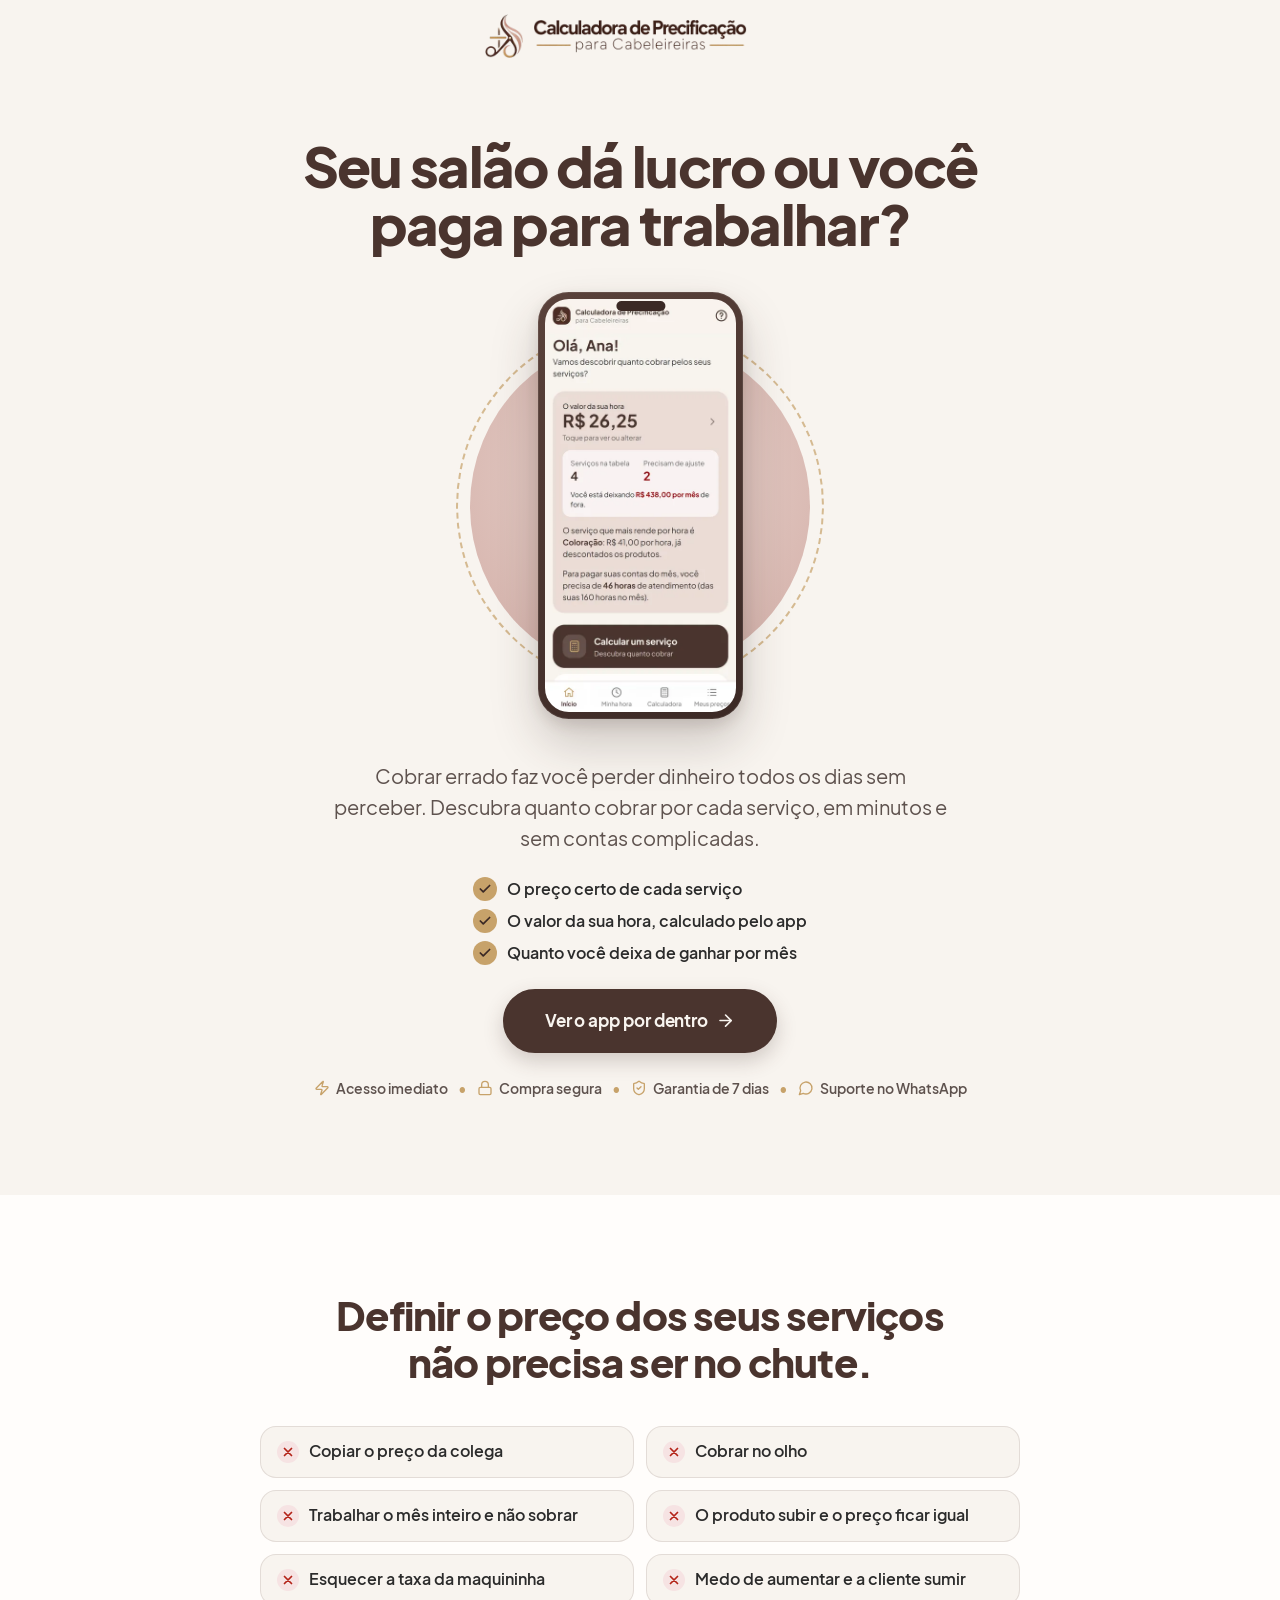
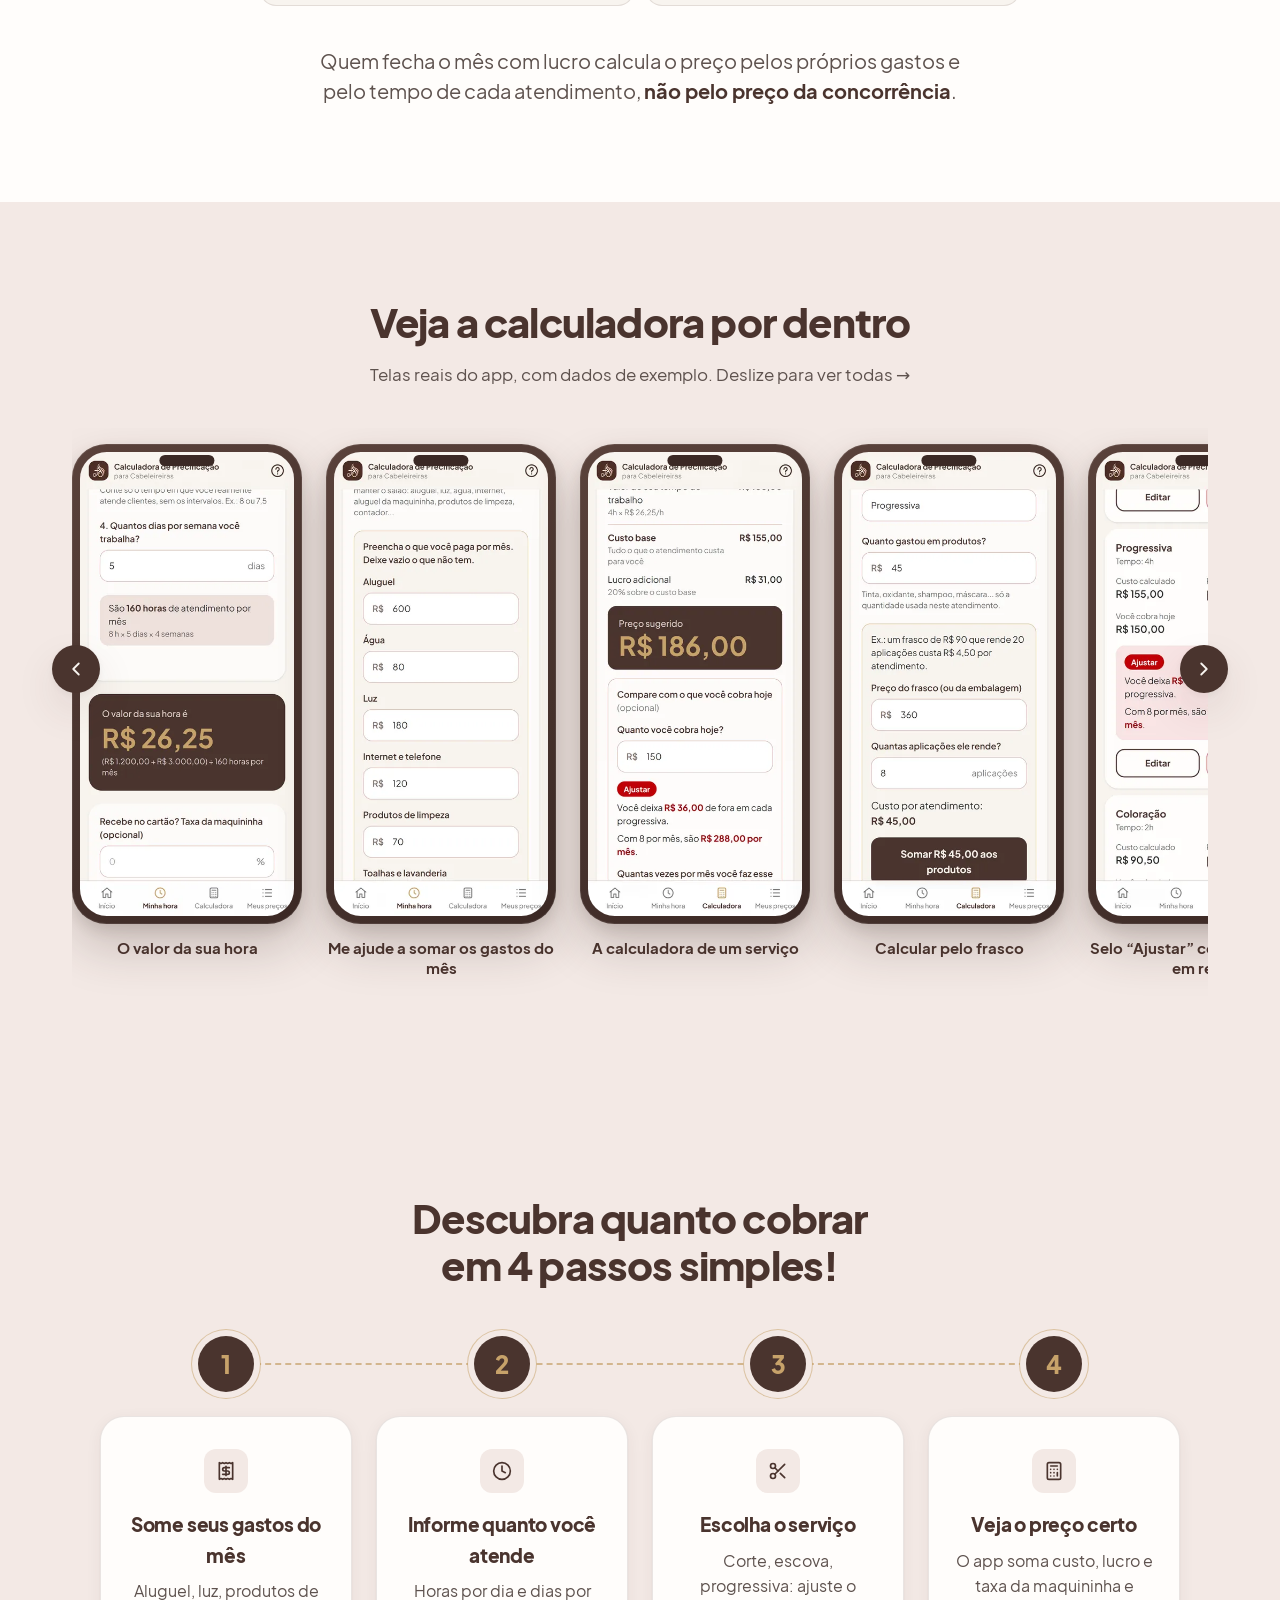
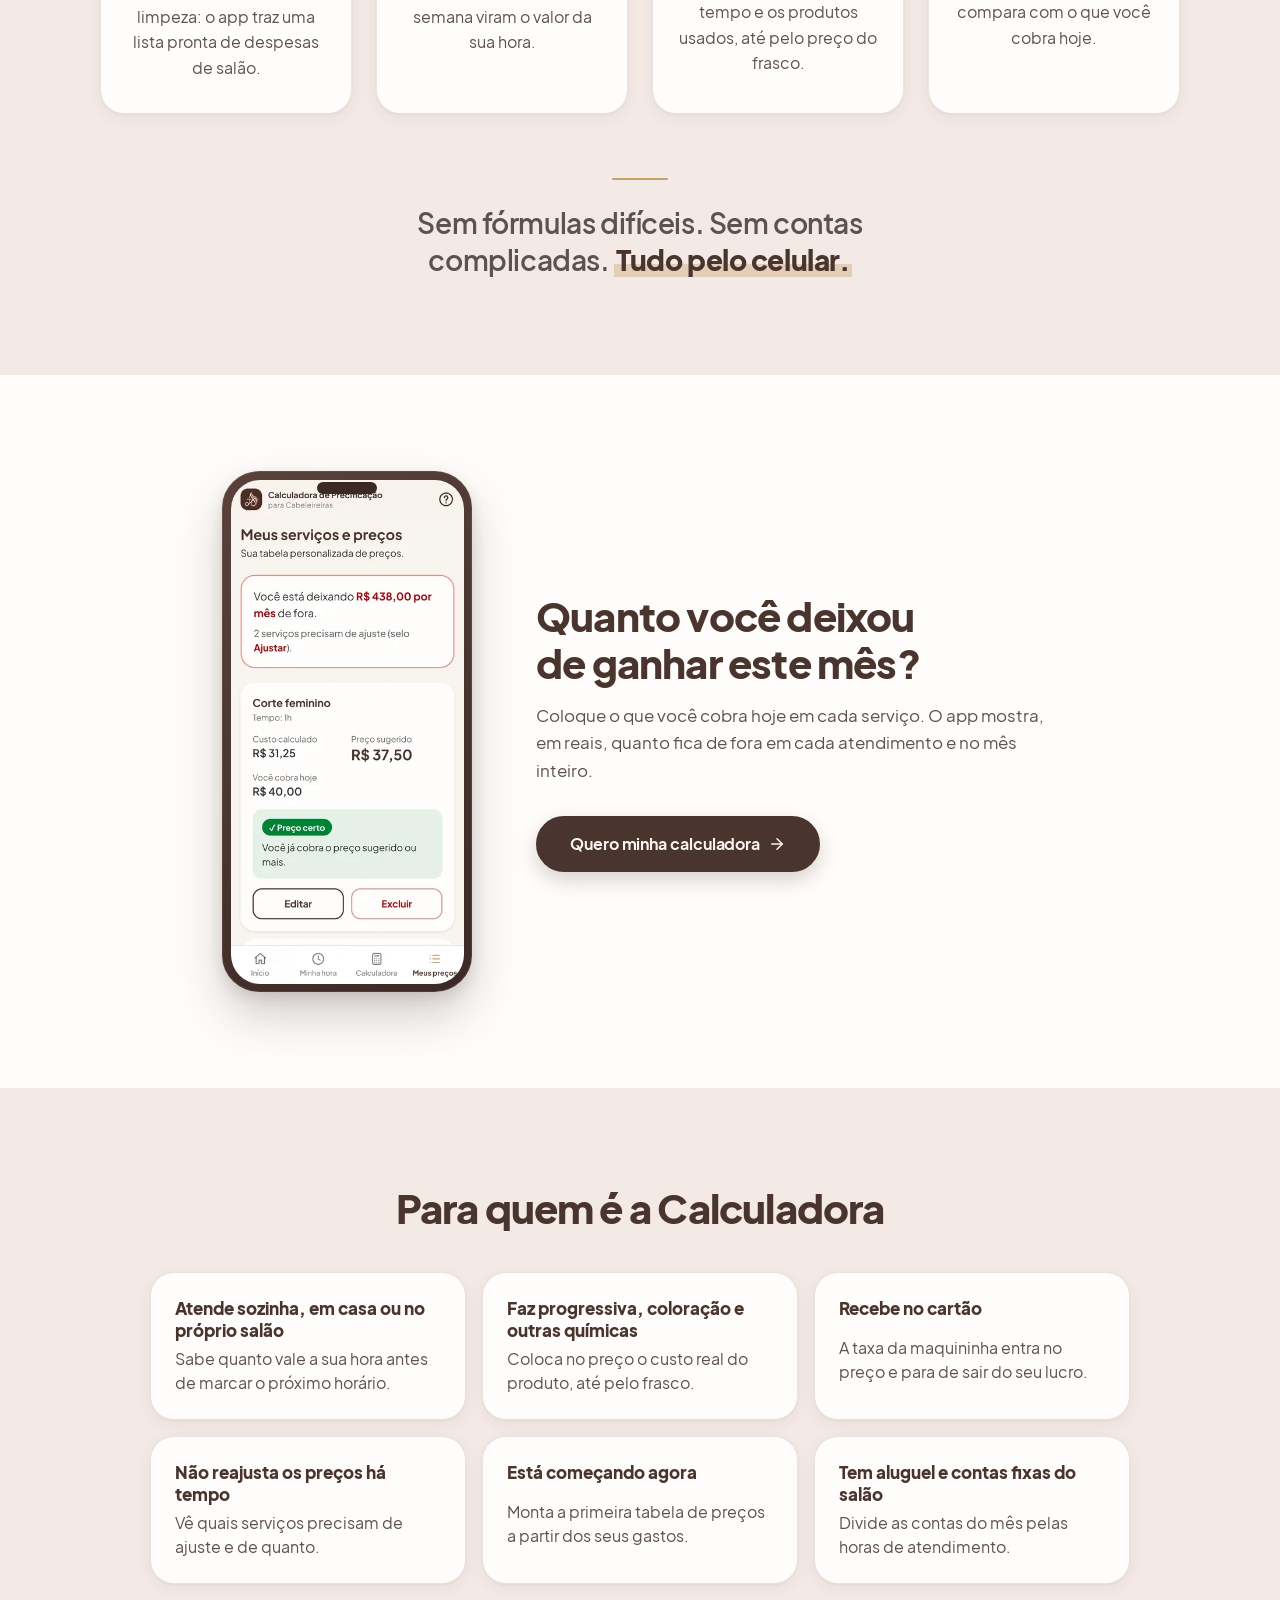
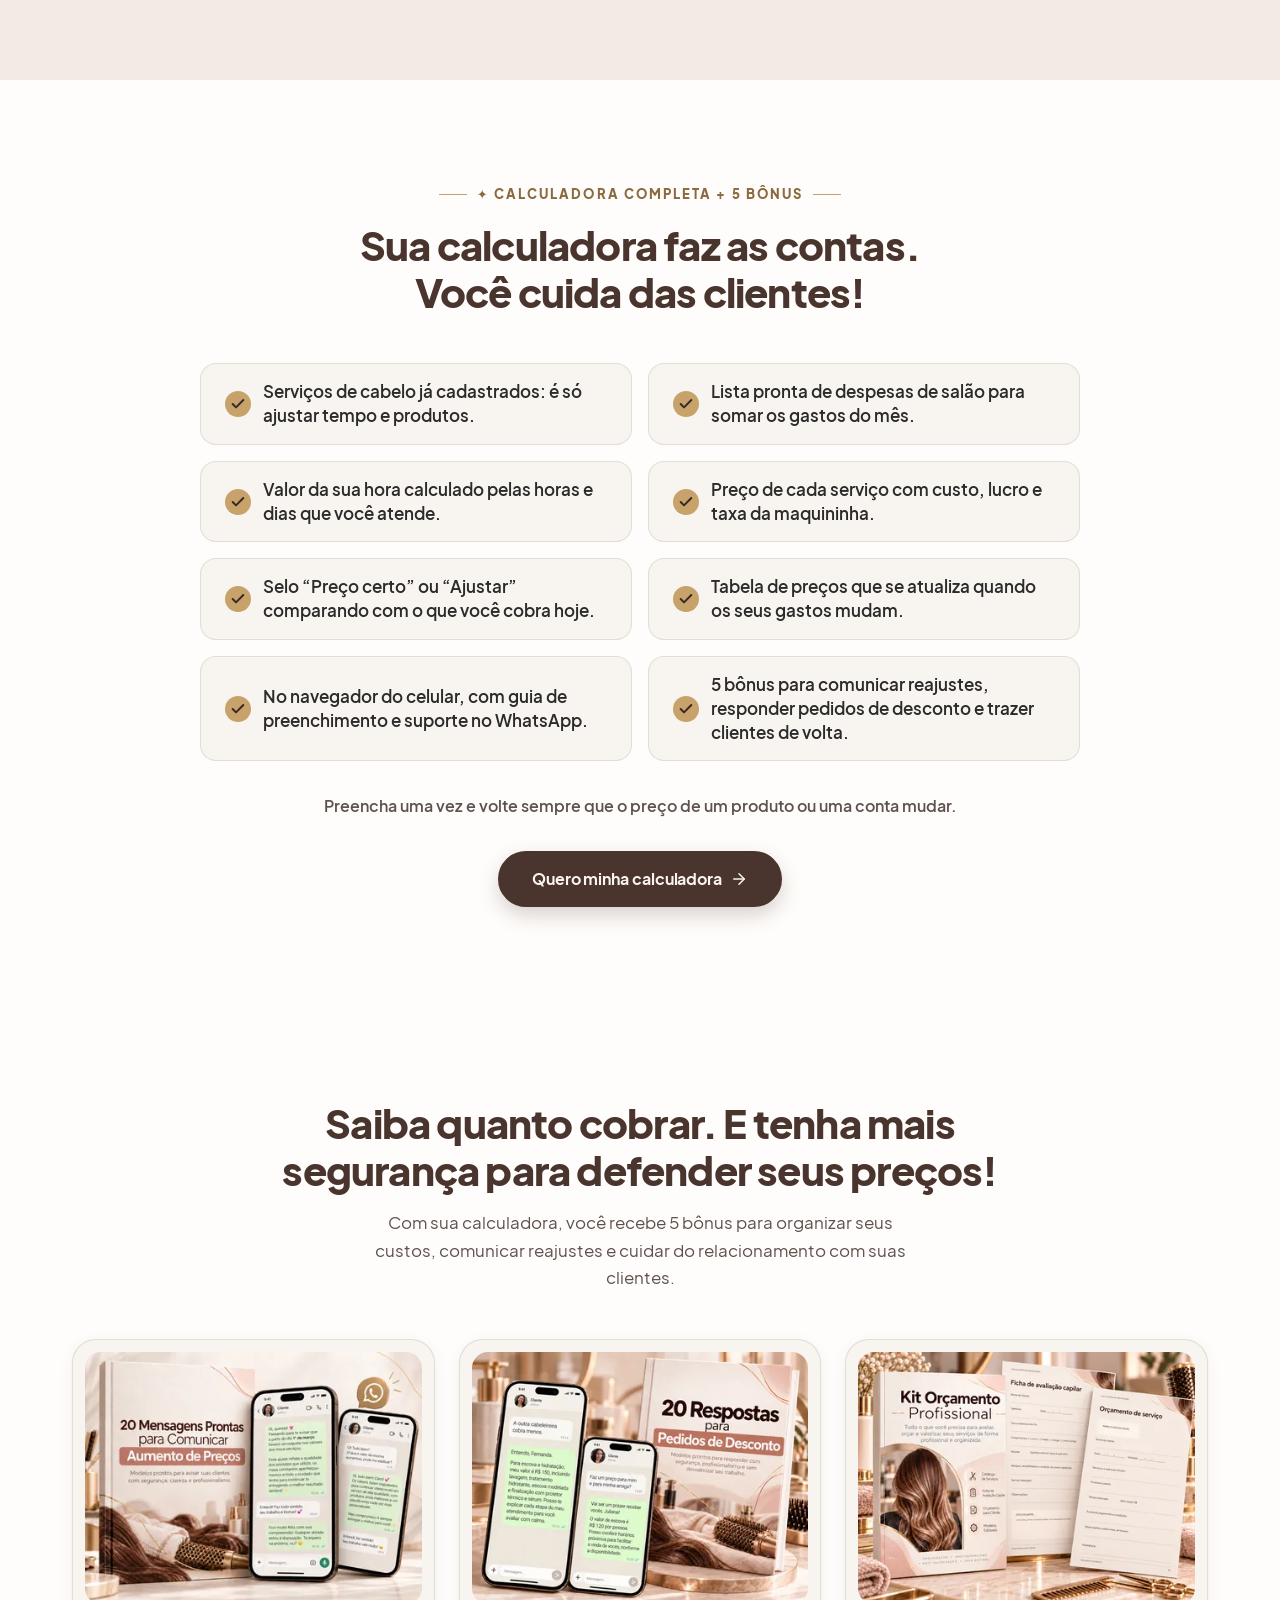
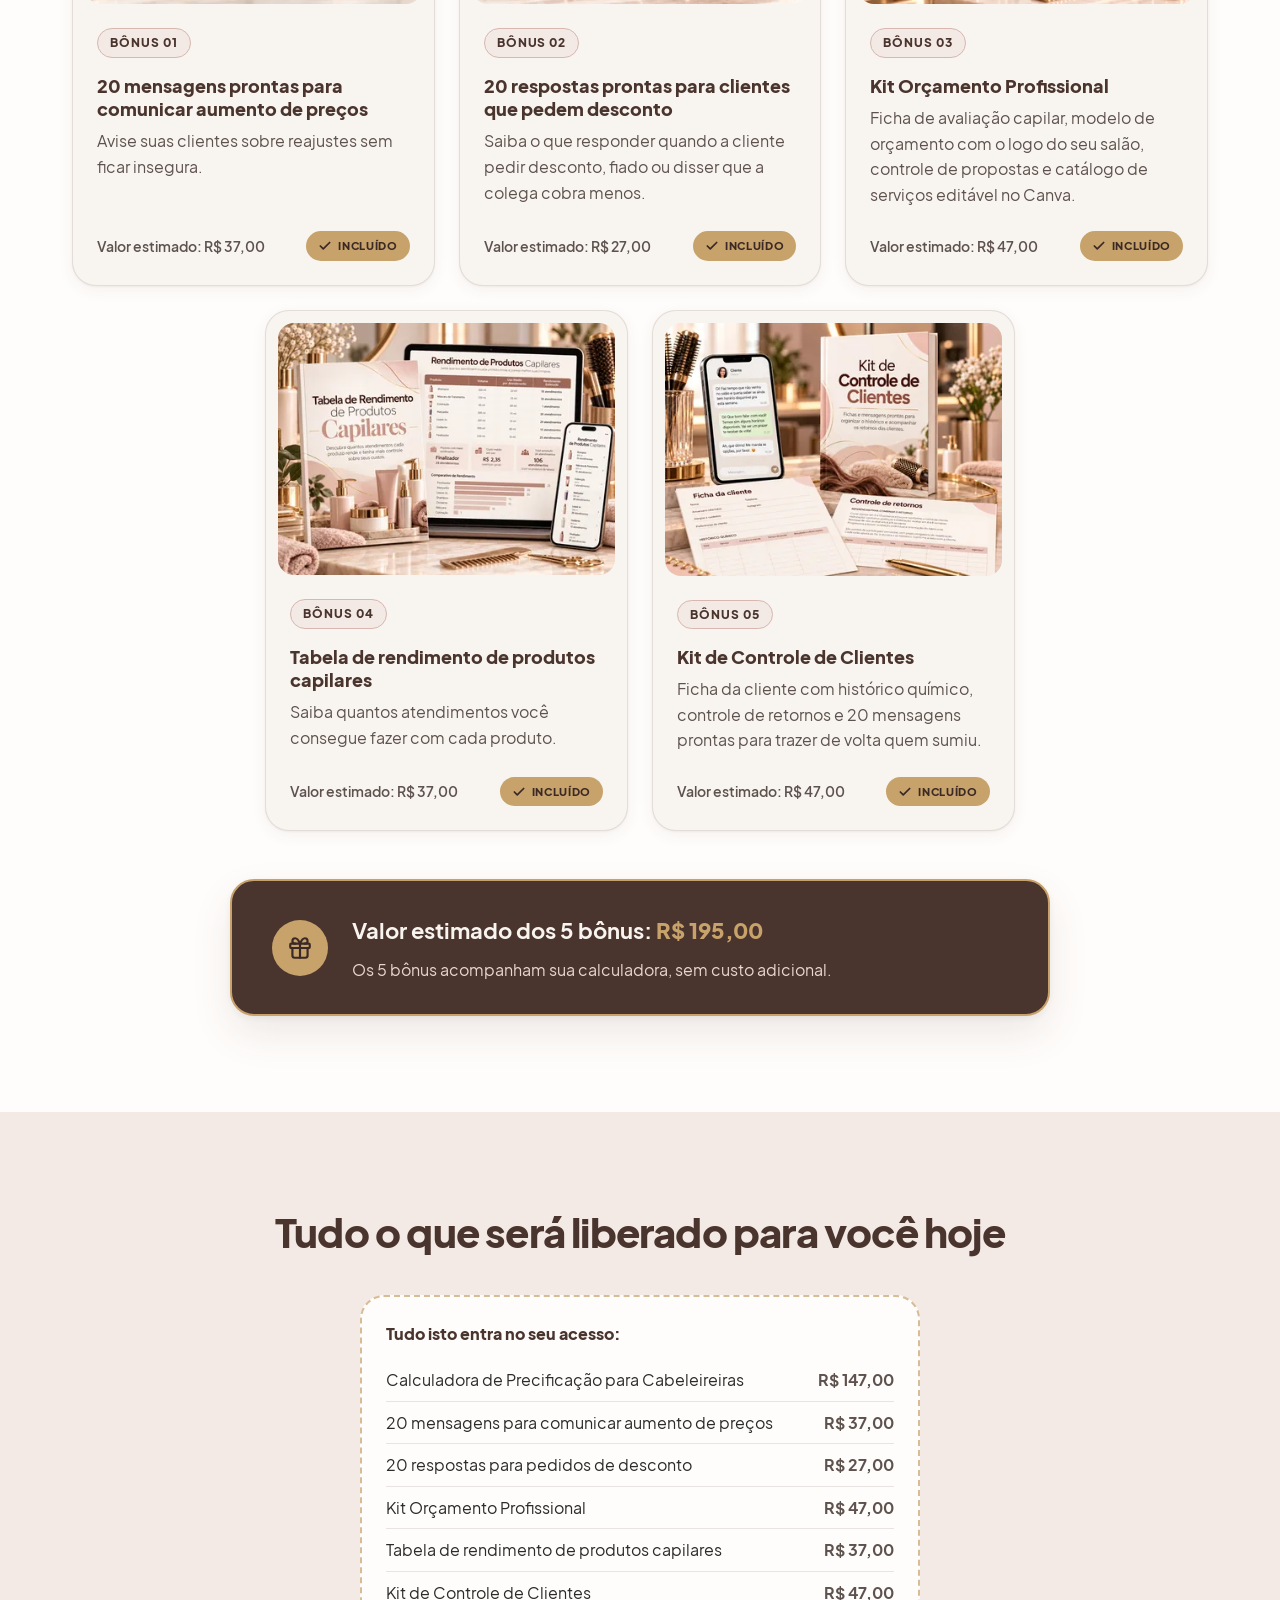
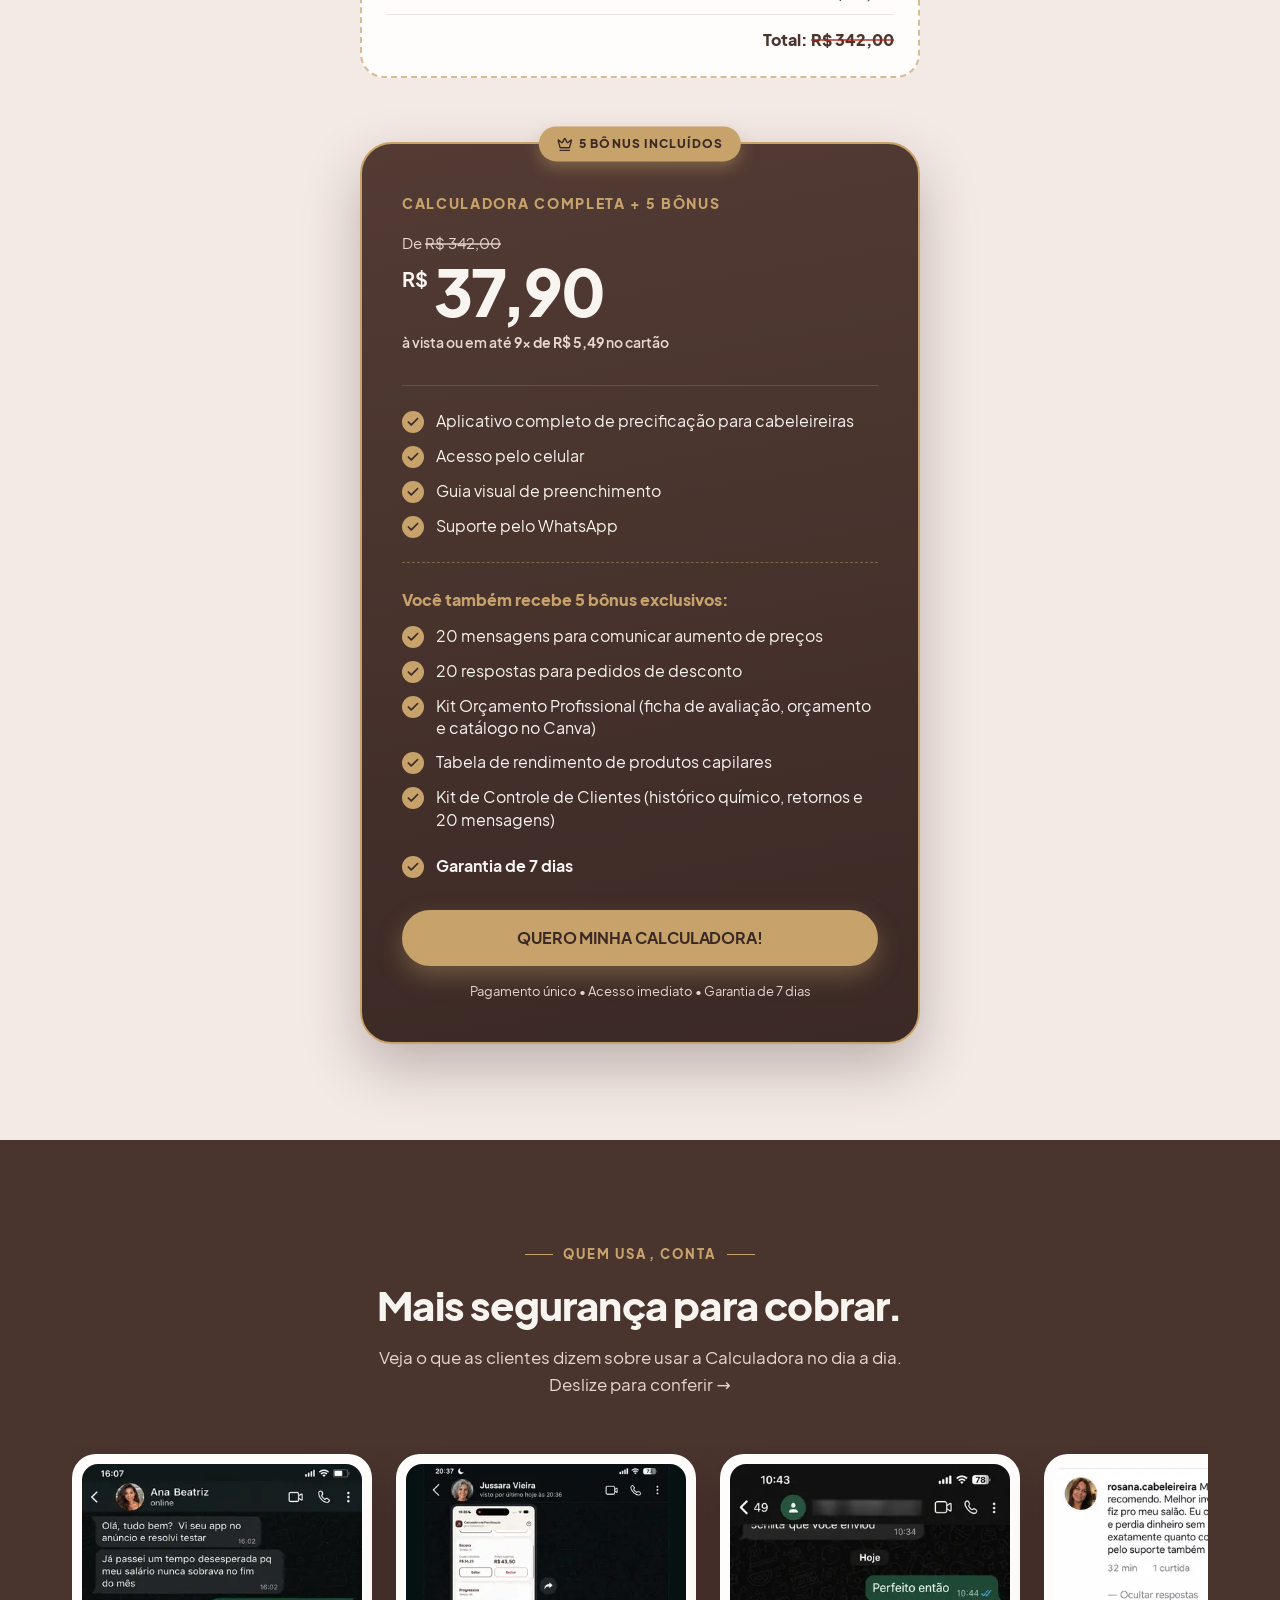
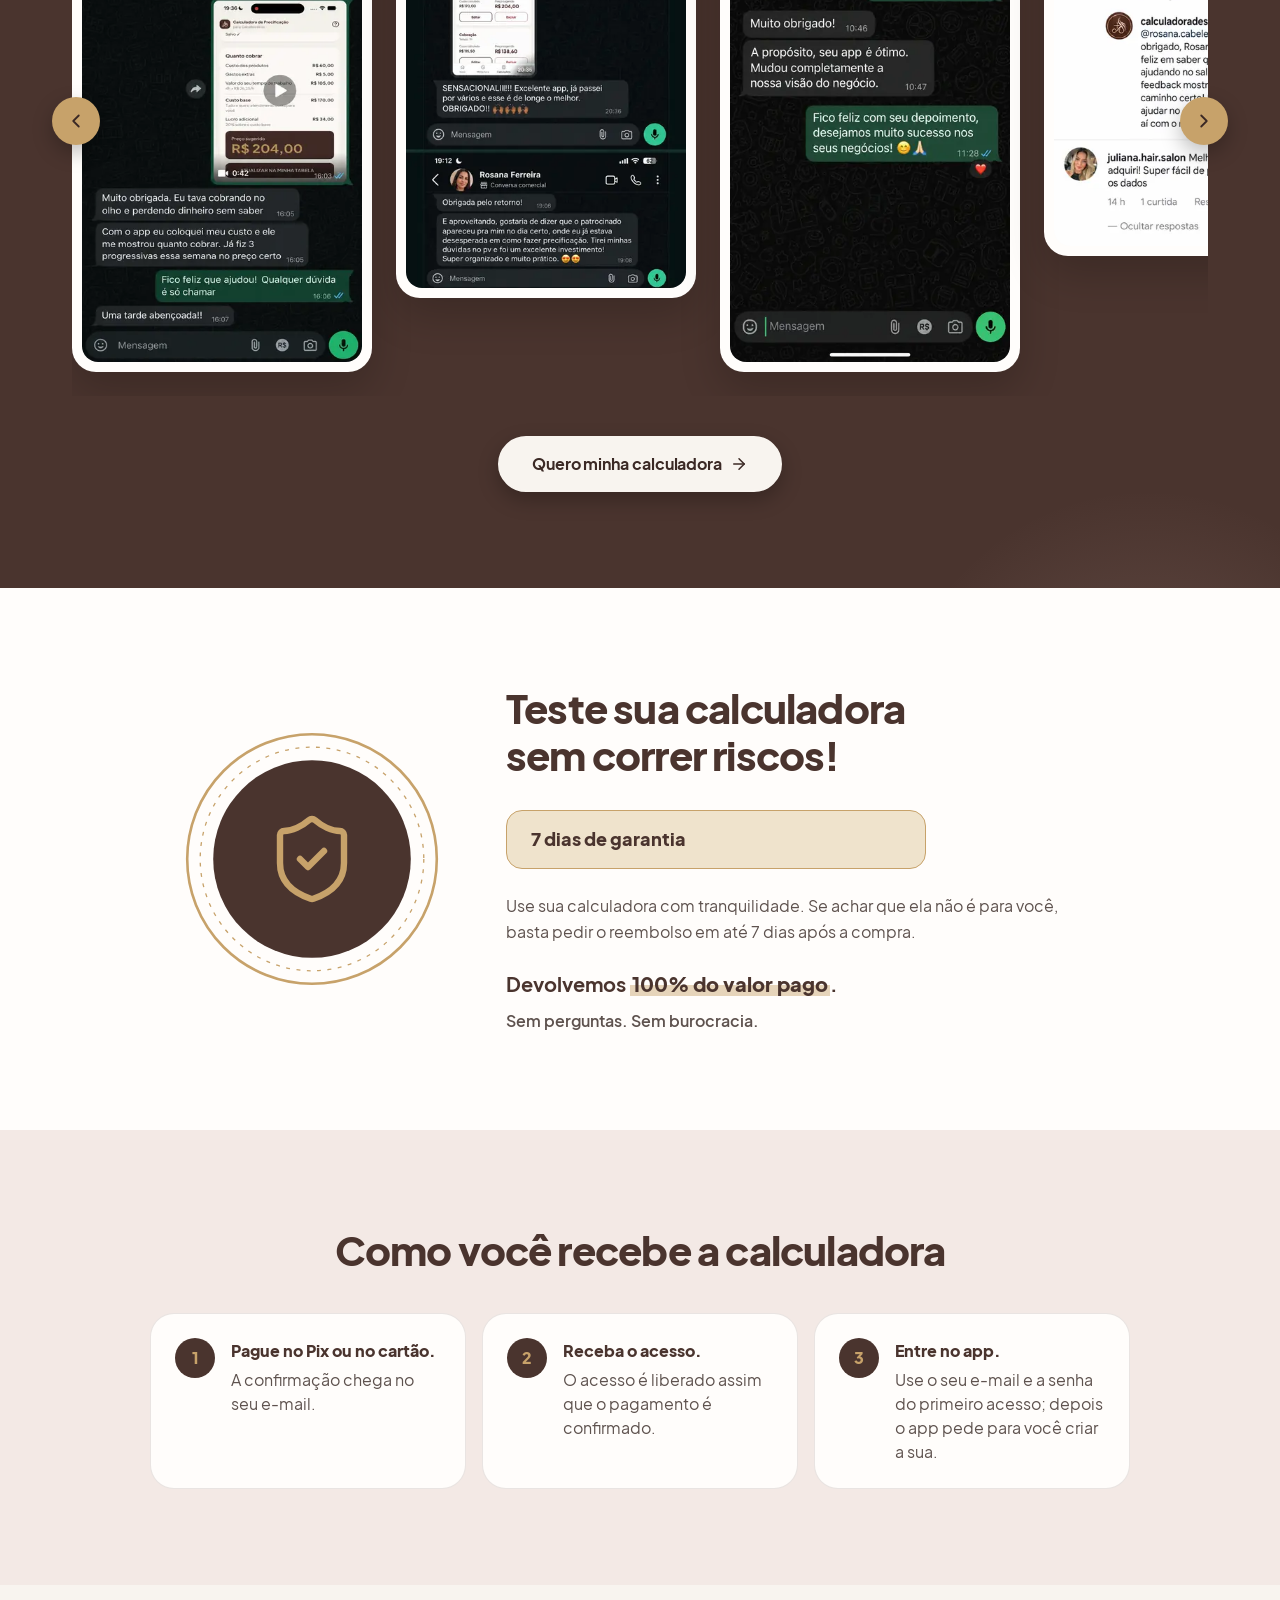
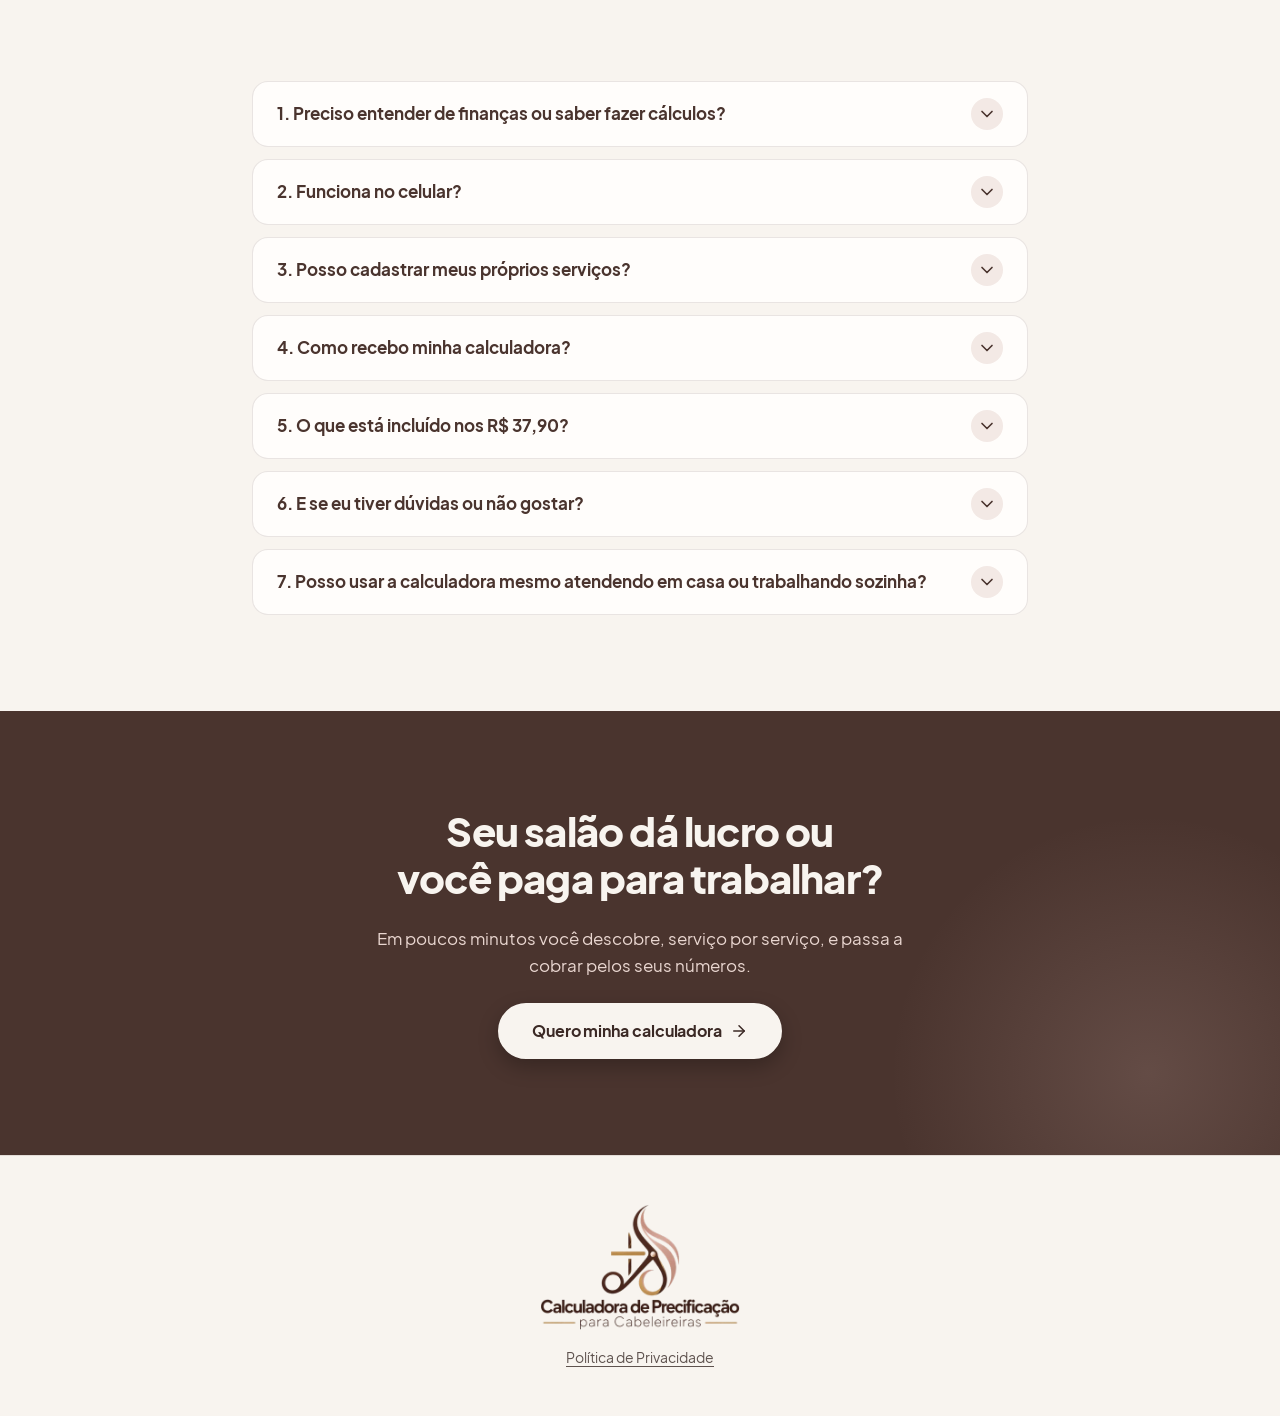
<file: index.html>
<!doctype html>
<html lang="pt-BR">
<head>
  <meta charset="utf-8">
  <meta name="viewport" content="width=device-width, initial-scale=1">
  <title>Calculadora de Precificação para Cabeleireiras</title>
  <meta name="description" content="Descubra quanto cobrar por cada serviço do seu salão em poucos minutos, sem fazer contas complicadas.">
  <meta name="theme-color" content="#F8F4EF">
  <meta property="og:title" content="Pare de pagar para trabalhar!">
  <meta property="og:description" content="Descubra quanto cobrar por cada serviço do seu salão em poucos minutos, sem fazer contas complicadas.">
  <meta property="og:type" content="website">
  <meta property="og:image" content="imagens/marca/compartilhar.jpg">
  <meta property="og:image:width" content="1200">
  <meta property="og:image:height" content="630">
  <link rel="icon" type="image/png" sizes="48x48" href="imagens/marca/icone-48.png">
  <link rel="apple-touch-icon" href="imagens/marca/icone-180.png">
  <link rel="preload" href="fontes/jakarta-800.woff2" as="font" type="font/woff2" crossorigin>
  <link rel="preload" as="image" href="imagens/app/app-01-inicio-800.webp" imagesrcset="imagens/app/app-01-inicio-400.webp 400w, imagens/app/app-01-inicio-800.webp 800w" imagesizes="220px" fetchpriority="high">
  <link rel="preconnect" href="https://cashflow.mentoriaprocesso.com">
  <link rel="preconnect" href="https://connect.facebook.net">
  <script>document.documentElement.classList.add("js");</script>

  <!-- v3.0.8: o rastreio vem ANTES do CSS. Um script que está depois de um <link rel="stylesheet">
       só roda quando o CSS termina de baixar; aqui em cima o Pixel começa a carregar junto com o CSS. -->
  <!-- Modo sem rastreio: abrir com ?semrastreio=1 no endereço NÃO carrega o rastreador nem o Clarity
       (para o Luiz ou uma IA analisarem a página sem contar visita). Sem o parâmetro, nada muda. -->
  <script>window.SEM_RASTREIO = /[?&]semrastreio=1(&|$)/.test(location.search);</script>

  <!-- Rastreador de vendas (fornecido pelo Luiz em 02/11/2026; oferta trocada em 07/11/2026). Mesma tag, com os mesmos atributos;
       só é criada por este trecho para respeitar o modo sem rastreio. -->
  <script>
    if (!window.SEM_RASTREIO) {
      (function () {
        var s = document.createElement("script");
        s.src = "https://cashflow.mentoriaprocesso.com/t/p.js?w=9bb8f174-5b0a-4206-85dd-84a684919e35&o=7dc2b8b6-fde1-40c8-b280-2add3ce5112f";
        s.setAttribute("data-offer", "7dc2b8b6-fde1-40c8-b280-2add3ce5112f");
        s.setAttribute("data-nowprocket", "");
        s.setAttribute("data-no-minify", "1");
        s.setAttribute("data-no-optimize", "1");
        s.setAttribute("data-cfasync", "false");
        s.async = true;
        document.head.appendChild(s);
      })();
    }
  </script>

  <link rel="stylesheet" href="estilos.css?v=3.0.8">

</head>
<body>

  <!-- Ícones (estilo Lucide) -->
  <svg width="0" height="0" style="position:absolute" aria-hidden="true" focusable="false">
    <defs>
      <symbol id="i-check" viewBox="0 0 24 24"><path d="M20 6 9 17l-5-5"/></symbol>
      <symbol id="i-x" viewBox="0 0 24 24"><path d="M18 6 6 18M6 6l12 12"/></symbol>
      <symbol id="i-calculadora" viewBox="0 0 24 24"><rect width="16" height="20" x="4" y="2" rx="2"/><path d="M8 6h8"/><path d="M16 14v4"/><path d="M16 10h.01M12 10h.01M8 10h.01M12 14h.01M8 14h.01M12 18h.01M8 18h.01"/></symbol>
      <symbol id="i-tesoura" viewBox="0 0 24 24"><circle cx="6" cy="6" r="3"/><path d="M8.12 8.12 12 12"/><path d="M20 4 8.12 15.88"/><circle cx="6" cy="18" r="3"/><path d="M14.8 14.8 20 20"/></symbol>
      <symbol id="i-recibo" viewBox="0 0 24 24"><path d="M4 2v20l2-1 2 1 2-1 2 1 2-1 2 1 2-1 2 1V2l-2 1-2-1-2 1-2-1-2 1-2-1-2 1Z"/><path d="M16 8h-6a2 2 0 1 0 0 4h4a2 2 0 1 1 0 4H8"/><path d="M12 17.5v-11"/></symbol>
      <symbol id="i-relogio" viewBox="0 0 24 24"><circle cx="12" cy="12" r="10"/><path d="M12 6v6l4 2"/></symbol>
      <symbol id="i-tabela" viewBox="0 0 24 24"><rect width="18" height="18" x="3" y="3" rx="2"/><path d="M3 9h18M3 15h18M12 3v18"/></symbol>
      <symbol id="i-brilho" viewBox="0 0 24 24"><path d="M9.94 15.5A2 2 0 0 0 8.5 14.06l-6.13-1.58a.5.5 0 0 1 0-.96L8.5 9.94A2 2 0 0 0 9.94 8.5l1.58-6.13a.5.5 0 0 1 .96 0L14.06 8.5A2 2 0 0 0 15.5 9.94l6.13 1.58a.5.5 0 0 1 0 .96L15.5 14.06a2 2 0 0 0-1.44 1.44l-1.58 6.13a.5.5 0 0 1-.96 0z"/></symbol>
      <symbol id="i-livro" viewBox="0 0 24 24"><path d="M2 3h6a4 4 0 0 1 4 4v14a3 3 0 0 0-3-3H2z"/><path d="M22 3h-6a4 4 0 0 0-4 4v14a3 3 0 0 1 3-3h7z"/></symbol>
      <symbol id="i-celular" viewBox="0 0 24 24"><rect width="14" height="20" x="5" y="2" rx="2"/><path d="M12 18h.01"/></symbol>
      <symbol id="i-mensagem" viewBox="0 0 24 24"><path d="M7.9 20A9 9 0 1 0 4 16.1L2 22Z"/></symbol>
      <symbol id="i-lapis" viewBox="0 0 24 24"><path d="M21.17 6.81a1 1 0 0 0-3.99-3.99L3.84 16.17a2 2 0 0 0-.5.83l-1.32 4.35a.5.5 0 0 0 .62.62l4.35-1.32a2 2 0 0 0 .83-.5z"/><path d="m15 5 4 4"/></symbol>
      <symbol id="i-escudo" viewBox="0 0 24 24"><path d="M20 13c0 5-3.5 7.5-7.66 8.95a1 1 0 0 1-.67-.01C7.5 20.5 4 18 4 13V6a1 1 0 0 1 1-1c2 0 4.5-1.2 6.24-2.72a1.17 1.17 0 0 1 1.52 0C14.51 3.81 17 5 19 5a1 1 0 0 1 1 1z"/><path d="m9 12 2 2 4-4"/></symbol>
      <symbol id="i-raio" viewBox="0 0 24 24"><path d="M4 14a1 1 0 0 1-.78-1.63l9.9-10.2a.5.5 0 0 1 .86.46l-1.92 6.02A1 1 0 0 0 13 10h7a1 1 0 0 1 .78 1.63l-9.9 10.2a.5.5 0 0 1-.86-.46l1.92-6.02A1 1 0 0 0 11 14z"/></symbol>
      <symbol id="i-cadeado" viewBox="0 0 24 24"><rect width="18" height="11" x="3" y="11" rx="2"/><path d="M7 11V7a5 5 0 0 1 10 0v4"/></symbol>
      <symbol id="i-presente" viewBox="0 0 24 24"><rect x="3" y="8" width="18" height="4" rx="1"/><path d="M12 8v13"/><path d="M19 12v7a2 2 0 0 1-2 2H7a2 2 0 0 1-2-2v-7"/><path d="M7.5 8a2.5 2.5 0 0 1 0-5C10 3 12 8 12 8s2-5 4.5-5a2.5 2.5 0 0 1 0 5"/></symbol>
      <symbol id="i-seta" viewBox="0 0 24 24"><path d="M5 12h14"/><path d="m12 5 7 7-7 7"/></symbol>
      <symbol id="i-chevron" viewBox="0 0 24 24"><path d="m6 9 6 6 6-6"/></symbol>
      <symbol id="i-coroa" viewBox="0 0 24 24"><path d="M11.56 3.27a.5.5 0 0 1 .88 0l2.95 5.6a1 1 0 0 0 1.52.29l4.27-3.66a.5.5 0 0 1 .82.5l-2.83 10.25A1 1 0 0 1 18.2 17H5.8a1 1 0 0 1-.96-.75L2.01 6a.5.5 0 0 1 .82-.5l4.27 3.66a1 1 0 0 0 1.52-.3z"/><path d="M5 21h14"/></symbol>
    </defs>
  </svg>

  <a class="pular" href="#conteudo">Pular para o conteúdo</a>

  <header class="cabecalho">
    <div class="container cabecalho__interno">
      <a class="marca" href="#inicio" aria-label="Calculadora de Precificação para Cabeleireiras — início">
        <img class="marca__simbolo" src="imagens/marca/simbolo.webp" alt="" width="90" height="104">
        <img class="marca__nome" src="imagens/marca/nome.webp" alt="Calculadora de Precificação para Cabeleireiras" width="480" height="76">
      </a>
    </div>
  </header>

  <main id="conteudo">

    <!-- DOBRA 1 | HERO (empilhado e centralizado, como no modelo da skill:
         headline > mockup > subheadline > bullets > botão > confiança) -->
    <section class="hero hero--empilhado" id="inicio" aria-labelledby="hero-titulo">
      <div class="container hero__fluxo">
          <h1 id="hero-titulo" class="hero__titulo">Seu salão dá lucro ou você paga para trabalhar?</h1>
          <div class="hero__visual">
          <div class="hero__circulo" aria-hidden="true"></div>
          <div class="celular celular--hero">
            <div class="celular__tela celular__tela--video">
              <img class="video-demo" src="imagens/app/app-01-inicio-800.webp" srcset="imagens/app/app-01-inicio-400.webp 400w, imagens/app/app-01-inicio-800.webp 800w" sizes="220px" alt="Tela inicial do app: valor da hora, serviços que precisam de ajuste e quanto fica de fora no mês" width="400" height="866" fetchpriority="high" decoding="async">
            </div>
          </div>
        </div>
          <p class="hero__descricao">Cobrar errado faz você perder dinheiro todos os dias sem perceber. Descubra quanto cobrar por cada serviço, em minutos e sem contas complicadas.</p>
          <ul class="hero__bullets">
            <li><svg class="icone topicos__check" aria-hidden="true"><use href="#i-check"/></svg>O preço certo de cada serviço</li>
            <li><svg class="icone topicos__check" aria-hidden="true"><use href="#i-check"/></svg>O valor da sua hora, calculado pelo app</li>
            <li><svg class="icone topicos__check" aria-hidden="true"><use href="#i-check"/></svg>Quanto você deixa de ganhar por mês</li>
          </ul>
          <a class="botao botao--grande" href="#previas">Ver o app por dentro <svg class="icone" aria-hidden="true"><use href="#i-seta"/></svg></a>
          <p class="seguranca">
            <span><svg class="icone" aria-hidden="true"><use href="#i-raio"/></svg>Acesso imediato</span>
            <span class="seguranca__ponto" aria-hidden="true">•</span>
            <span><svg class="icone" aria-hidden="true"><use href="#i-cadeado"/></svg>Compra segura</span>
            <span class="seguranca__ponto" aria-hidden="true">•</span>
            <span><svg class="icone" aria-hidden="true"><use href="#i-escudo"/></svg>Garantia de 7 dias</span>
            <span class="seguranca__ponto" aria-hidden="true">•</span>
            <span><svg class="icone" aria-hidden="true"><use href="#i-mensagem"/></svg>Suporte no WhatsApp</span>
          </p>
      </div>
    </section>

    <!-- DOBRA 2 | DOR -->
    <section class="secao secao--branca" id="dor" aria-labelledby="dor-titulo">
      <div class="container">
        <h2 id="dor-titulo" class="titulo-secao titulo-secao--centro">Definir o preço dos seus serviços não precisa ser no chute.</h2>
        <ul class="dores">
          <li><svg class="icone" aria-hidden="true"><use href="#i-x"/></svg>Copiar o preço da colega</li>
          <li><svg class="icone" aria-hidden="true"><use href="#i-x"/></svg>Cobrar no olho</li>
          <li><svg class="icone" aria-hidden="true"><use href="#i-x"/></svg>Trabalhar o mês inteiro e não sobrar</li>
          <li><svg class="icone" aria-hidden="true"><use href="#i-x"/></svg>O produto subir e o preço ficar igual</li>
          <li><svg class="icone" aria-hidden="true"><use href="#i-x"/></svg>Esquecer a taxa da maquininha</li>
          <li><svg class="icone" aria-hidden="true"><use href="#i-x"/></svg>Medo de aumentar e a cliente sumir</li>
        </ul>
        <p class="dor__ponte">Quem fecha o mês com lucro calcula o preço pelos próprios gastos e pelo tempo de cada atendimento, <strong>não pelo preço da concorrência</strong>.</p>
      </div>
    </section>

    <!-- DOBRA 3 | PRÉVIAS DO APP (telas reais da demonstração do app, com dados de exemplo) -->
    <section class="secao secao--nude" id="previas" aria-labelledby="previas-titulo">
      <div class="container">
        <h2 id="previas-titulo" class="titulo-secao titulo-secao--centro">Veja a calculadora por dentro</h2>
        <p class="subtitulo subtitulo--centro">Telas reais do app, com dados de exemplo. Deslize para ver todas →</p>
        <div class="carrossel" data-carrossel>
          <div class="carrossel__trilho previas" tabindex="0" role="region" aria-label="Telas do app">
          <figure class="previa">
            <div class="celular celular--previa"><div class="celular__tela celular__tela--video"><img class="video-demo" src="imagens/app/app-02-valor-da-hora-400.webp" srcset="imagens/app/app-02-valor-da-hora-400.webp 400w, imagens/app/app-02-valor-da-hora-800.webp 800w" sizes="(min-width: 768px) 230px, 62vw" alt="Tela Valor da minha hora com o resultado de R$ 26,25 e o campo da taxa da maquininha" width="400" height="866" loading="lazy" decoding="async"></div></div>
            <figcaption>O valor da sua hora</figcaption>
          </figure>
          <figure class="previa">
            <div class="celular celular--previa"><div class="celular__tela celular__tela--video"><img class="video-demo" src="imagens/app/app-03-somar-gastos-400.webp" srcset="imagens/app/app-03-somar-gastos-400.webp 400w, imagens/app/app-03-somar-gastos-800.webp 800w" sizes="(min-width: 768px) 230px, 62vw" alt="Lista pronta de gastos do salão: aluguel, água, luz, internet e limpeza" width="400" height="866" loading="lazy" decoding="async"></div></div>
            <figcaption>Me ajude a somar os gastos do mês</figcaption>
          </figure>
          <figure class="previa">
            <div class="celular celular--previa"><div class="celular__tela celular__tela--video"><img class="video-demo" src="imagens/app/app-04-calculadora-400.webp" srcset="imagens/app/app-04-calculadora-400.webp 400w, imagens/app/app-04-calculadora-800.webp 800w" sizes="(min-width: 768px) 230px, 62vw" alt="Cálculo da progressiva: custo base, lucro e preço sugerido de R$ 186,00" width="400" height="866" loading="lazy" decoding="async"></div></div>
            <figcaption>A calculadora de um serviço</figcaption>
          </figure>
          <figure class="previa">
            <div class="celular celular--previa"><div class="celular__tela celular__tela--video"><img class="video-demo" src="imagens/app/app-05-frasco-400.webp" srcset="imagens/app/app-05-frasco-400.webp 400w, imagens/app/app-05-frasco-800.webp 800w" sizes="(min-width: 768px) 230px, 62vw" alt="Frasco de R$ 360 que rende 8 aplicações: custo de R$ 45,00 por atendimento" width="400" height="866" loading="lazy" decoding="async"></div></div>
            <figcaption>Calcular pelo frasco</figcaption>
          </figure>
          <figure class="previa">
            <div class="celular celular--previa"><div class="celular__tela celular__tela--video"><img class="video-demo" src="imagens/app/app-06-ajustar-400.webp" srcset="imagens/app/app-06-ajustar-400.webp 400w, imagens/app/app-06-ajustar-800.webp 800w" sizes="(min-width: 768px) 230px, 62vw" alt="Progressiva com o selo Ajustar: R$ 36,00 de fora em cada uma, R$ 288,00 por mês" width="400" height="866" loading="lazy" decoding="async"></div></div>
            <figcaption>Selo “Ajustar” com a diferença em reais</figcaption>
          </figure>
          <figure class="previa">
            <div class="celular celular--previa"><div class="celular__tela celular__tela--video"><img class="video-demo" src="imagens/app/app-07-meus-precos-400.webp" srcset="imagens/app/app-07-meus-precos-400.webp 400w, imagens/app/app-07-meus-precos-800.webp 800w" sizes="(min-width: 768px) 230px, 62vw" alt="Tabela de serviços com o selo Preço certo e o aviso de quanto fica de fora no mês" width="400" height="866" loading="lazy" decoding="async"></div></div>
            <figcaption>Meus preços: a sua tabela pronta</figcaption>
          </figure>
          </div>
          <button type="button" class="carrossel__seta carrossel__seta--ant" data-passo="-1" aria-label="Ver tela anterior"><svg class="icone" aria-hidden="true"><use href="#i-chevron"/></svg></button>
          <button type="button" class="carrossel__seta carrossel__seta--prox" data-passo="1" aria-label="Ver próxima tela"><svg class="icone" aria-hidden="true"><use href="#i-chevron"/></svg></button>
        </div>
      </div>
    </section>

    <!-- DOBRA 4 | COMO FUNCIONA -->
    <section class="secao secao--nude" id="como-funciona" aria-labelledby="passos-titulo">
      <div class="container">
        <h2 id="passos-titulo" class="titulo-secao titulo-secao--centro">Descubra quanto cobrar em 4 passos simples!</h2>

        <ol class="passos passos--4">
          <li class="passo">
            <span class="passo__numero" aria-hidden="true">1</span>
            <div class="passo__cartao">
              <span class="passo__icone"><svg class="icone" aria-hidden="true"><use href="#i-recibo"/></svg></span>
              <h3 class="passo__titulo"><span class="sr-only">1. </span>Some seus gastos do mês</h3>
              <p>Aluguel, luz, produtos de limpeza: o app traz uma lista pronta de despesas de salão.</p>
            </div>
          </li>
          <li class="passo">
            <span class="passo__numero" aria-hidden="true">2</span>
            <div class="passo__cartao">
              <span class="passo__icone"><svg class="icone" aria-hidden="true"><use href="#i-relogio"/></svg></span>
              <h3 class="passo__titulo"><span class="sr-only">2. </span>Informe quanto você atende</h3>
              <p>Horas por dia e dias por semana viram o valor da sua hora.</p>
            </div>
          </li>
          <li class="passo">
            <span class="passo__numero" aria-hidden="true">3</span>
            <div class="passo__cartao">
              <span class="passo__icone"><svg class="icone" aria-hidden="true"><use href="#i-tesoura"/></svg></span>
              <h3 class="passo__titulo"><span class="sr-only">3. </span>Escolha o serviço</h3>
              <p>Corte, escova, progressiva: ajuste o tempo e os produtos usados, até pelo preço do frasco.</p>
            </div>
          </li>
          <li class="passo">
            <span class="passo__numero" aria-hidden="true">4</span>
            <div class="passo__cartao">
              <span class="passo__icone"><svg class="icone" aria-hidden="true"><use href="#i-calculadora"/></svg></span>
              <h3 class="passo__titulo"><span class="sr-only">4. </span>Veja o preço certo</h3>
              <p>O app soma custo, lucro e taxa da maquininha e compara com o que você cobra hoje.</p>
            </div>
          </li>
        </ol>

        <div class="fecho">
          <p class="fecho__frase"><span>Sem fórmulas difíceis.</span> <span>Sem contas complicadas.</span> <strong>Tudo pelo celular.</strong></p>
        </div>
      </div>
    </section>

    <!-- DOBRA 5 | CHAMADA INTERMEDIÁRIA -->
    <section class="secao secao--branca" id="chamada" aria-labelledby="chamada-titulo">
      <div class="container chamada">
        <div class="celular celular--chamada"><div class="celular__tela celular__tela--video"><img class="video-demo" src="imagens/app/app-07-meus-precos-400.webp" srcset="imagens/app/app-07-meus-precos-400.webp 400w, imagens/app/app-07-meus-precos-800.webp 800w" sizes="(min-width: 768px) 260px, 60vw" alt="Tela Meus preços: você está deixando R$ 438,00 por mês de fora" width="400" height="866" loading="lazy" decoding="async"></div></div>
        <div class="chamada__texto">
          <h2 id="chamada-titulo" class="titulo-secao">Quanto você deixou de ganhar este mês?</h2>
          <p class="subtitulo">Coloque o que você cobra hoje em cada serviço. O app mostra, em reais, quanto fica de fora em cada atendimento e no mês inteiro.</p>
          <a class="botao" href="#planos">Quero minha calculadora <svg class="icone" aria-hidden="true"><use href="#i-seta"/></svg></a>
        </div>
      </div>
    </section>

    <!-- DOBRA 6 | PARA QUEM É -->
    <section class="secao secao--nude" id="para-quem" aria-labelledby="para-quem-titulo">
      <div class="container">
        <h2 id="para-quem-titulo" class="titulo-secao titulo-secao--centro">Para quem é a Calculadora</h2>
        <ul class="para-quem">
          <li><strong>Atende sozinha, em casa ou no próprio salão</strong><span>Sabe quanto vale a sua hora antes de marcar o próximo horário.</span></li>
          <li><strong>Faz progressiva, coloração e outras químicas</strong><span>Coloca no preço o custo real do produto, até pelo frasco.</span></li>
          <li><strong>Recebe no cartão</strong><span>A taxa da maquininha entra no preço e para de sair do seu lucro.</span></li>
          <li><strong>Não reajusta os preços há tempo</strong><span>Vê quais serviços precisam de ajuste e de quanto.</span></li>
          <li><strong>Está começando agora</strong><span>Monta a primeira tabela de preços a partir dos seus gastos.</span></li>
          <li><strong>Tem aluguel e contas fixas do salão</strong><span>Divide as contas do mês pelas horas de atendimento.</span></li>
        </ul>
      </div>
    </section>

    <!-- DOBRA 7 | PRODUTO COMPLETO -->
    <section class="secao secao--branca" id="o-que-recebe" aria-labelledby="recebe-titulo">
      <div class="container recebe">
        <div class="recebe__texto">
          <p class="sobretitulo">✦ CALCULADORA COMPLETA + 5 BÔNUS</p>
          <h2 id="recebe-titulo" class="titulo-secao">Sua calculadora faz as contas. Você cuida das clientes!</h2>
        </div>

        <ul class="topicos">
          <li><svg class="icone topicos__check" aria-hidden="true"><use href="#i-check"/></svg>Serviços de cabelo já cadastrados: é só ajustar tempo e produtos.</li>
          <li><svg class="icone topicos__check" aria-hidden="true"><use href="#i-check"/></svg>Lista pronta de despesas de salão para somar os gastos do mês.</li>
          <li><svg class="icone topicos__check" aria-hidden="true"><use href="#i-check"/></svg>Valor da sua hora calculado pelas horas e dias que você atende.</li>
          <li><svg class="icone topicos__check" aria-hidden="true"><use href="#i-check"/></svg>Preço de cada serviço com custo, lucro e taxa da maquininha.</li>
          <li><svg class="icone topicos__check" aria-hidden="true"><use href="#i-check"/></svg>Selo “Preço certo” ou “Ajustar” comparando com o que você cobra hoje.</li>
          <li><svg class="icone topicos__check" aria-hidden="true"><use href="#i-check"/></svg>Tabela de preços que se atualiza quando os seus gastos mudam.</li>
          <li><svg class="icone topicos__check" aria-hidden="true"><use href="#i-check"/></svg>No navegador do celular, com guia de preenchimento e suporte no WhatsApp.</li>
          <li><svg class="icone topicos__check" aria-hidden="true"><use href="#i-check"/></svg>5 bônus para comunicar reajustes, responder pedidos de desconto e trazer clientes de volta.</li>
        </ul>
        <p class="recebe__fim">Preencha uma vez e volte sempre que o preço de um produto ou uma conta mudar.</p>

        <div class="recebe__acao">
          <a class="botao" href="#planos">Quero minha calculadora <svg class="icone" aria-hidden="true"><use href="#i-seta"/></svg></a>
        </div>
      </div>
    </section>

    <!-- DOBRA 5 | BÔNUS -->
    <section class="secao secao--branca" id="bonus" aria-labelledby="bonus-titulo">
      <div class="container">
        <h2 id="bonus-titulo" class="titulo-secao titulo-secao--centro">Saiba quanto cobrar. E tenha mais segurança para defender seus preços!</h2>
        <p class="subtitulo subtitulo--centro">Com sua calculadora, você recebe 5 bônus para organizar seus custos, comunicar reajustes e cuidar do relacionamento com suas clientes.</p>

        <div class="bonus-grade">
          <article class="bonus">
            <div class="bonus__imagem">
              <img src="imagens/bonus/bonus-01-800.webp" srcset="imagens/bonus/bonus-01-400.webp 400w, imagens/bonus/bonus-01-800.webp 800w" sizes="(min-width: 1024px) 340px, (min-width: 640px) 46vw, 92vw" alt="Mockup das 20 mensagens prontas para comunicar aumento de preços" width="800" height="600" loading="lazy" decoding="async">
            </div>
            <div class="bonus__corpo">
              <span class="etiqueta">BÔNUS 01</span>
              <h3 class="bonus__titulo">20 mensagens prontas para comunicar aumento de preços</h3>
              <p>Avise suas clientes sobre reajustes sem ficar insegura.</p>
              <div class="bonus__rodape">
                <span class="bonus__valor">Valor estimado: R$ 37,00</span>
                <span class="selo-incluido"><svg class="icone" aria-hidden="true"><use href="#i-check"/></svg>INCLUÍDO</span>
              </div>
            </div>
          </article>

          <article class="bonus">
            <div class="bonus__imagem">
              <img src="imagens/bonus/bonus-02-800.webp?v=2" srcset="imagens/bonus/bonus-02-400.webp?v=2 400w, imagens/bonus/bonus-02-800.webp?v=2 800w" sizes="(min-width: 1024px) 340px, (min-width: 640px) 46vw, 92vw" alt="Mockup das 20 respostas prontas para clientes que pedem desconto" width="800" height="600" loading="lazy" decoding="async">
            </div>
            <div class="bonus__corpo">
              <span class="etiqueta">BÔNUS 02</span>
              <h3 class="bonus__titulo">20 respostas prontas para clientes que pedem desconto</h3>
              <p>Saiba o que responder quando a cliente pedir desconto, fiado ou disser que a colega cobra menos.</p>
              <div class="bonus__rodape">
                <span class="bonus__valor">Valor estimado: R$ 27,00</span>
                <span class="selo-incluido"><svg class="icone" aria-hidden="true"><use href="#i-check"/></svg>INCLUÍDO</span>
              </div>
            </div>
          </article>

          <article class="bonus">
            <div class="bonus__imagem">
              <img src="imagens/bonus/bonus-03-800.webp?v=2" srcset="imagens/bonus/bonus-03-400.webp?v=2 400w, imagens/bonus/bonus-03-800.webp?v=2 800w" sizes="(min-width: 1024px) 340px, (min-width: 640px) 46vw, 92vw" alt="Mockup do Kit Orçamento Profissional" width="800" height="600" loading="lazy" decoding="async">
            </div>
            <div class="bonus__corpo">
              <span class="etiqueta">BÔNUS 03</span>
              <h3 class="bonus__titulo">Kit Orçamento Profissional</h3>
              <p>Ficha de avaliação capilar, modelo de orçamento com o logo do seu salão, controle de propostas e catálogo de serviços editável no Canva.</p>
              <div class="bonus__rodape">
                <span class="bonus__valor">Valor estimado: R$ 47,00</span>
                <span class="selo-incluido"><svg class="icone" aria-hidden="true"><use href="#i-check"/></svg>INCLUÍDO</span>
              </div>
            </div>
          </article>

          <article class="bonus">
            <div class="bonus__imagem">
              <img src="imagens/bonus/bonus-04-800.webp" srcset="imagens/bonus/bonus-04-400.webp 400w, imagens/bonus/bonus-04-800.webp 800w" sizes="(min-width: 1024px) 340px, (min-width: 640px) 46vw, 92vw" alt="Mockup da tabela de rendimento de produtos capilares" width="800" height="600" loading="lazy" decoding="async">
            </div>
            <div class="bonus__corpo">
              <span class="etiqueta">BÔNUS 04</span>
              <h3 class="bonus__titulo">Tabela de rendimento de produtos capilares</h3>
              <p>Saiba quantos atendimentos você consegue fazer com cada produto.</p>
              <div class="bonus__rodape">
                <span class="bonus__valor">Valor estimado: R$ 37,00</span>
                <span class="selo-incluido"><svg class="icone" aria-hidden="true"><use href="#i-check"/></svg>INCLUÍDO</span>
              </div>
            </div>
          </article>

          <article class="bonus">
            <div class="bonus__imagem">
              <img src="imagens/bonus/bonus-05-800.webp?v=2" srcset="imagens/bonus/bonus-05-400.webp?v=2 400w, imagens/bonus/bonus-05-800.webp?v=2 800w" sizes="(min-width: 1024px) 340px, (min-width: 640px) 46vw, 92vw" alt="Mockup do Kit de Controle de Clientes" width="800" height="600" loading="lazy" decoding="async">
            </div>
            <div class="bonus__corpo">
              <span class="etiqueta">BÔNUS 05</span>
              <h3 class="bonus__titulo">Kit de Controle de Clientes</h3>
              <p>Ficha da cliente com histórico químico, controle de retornos e 20 mensagens prontas para trazer de volta quem sumiu.</p>
              <div class="bonus__rodape">
                <span class="bonus__valor">Valor estimado: R$ 47,00</span>
                <span class="selo-incluido"><svg class="icone" aria-hidden="true"><use href="#i-check"/></svg>INCLUÍDO</span>
              </div>
            </div>
          </article>
        </div>

        <div class="total-bonus">
          <span class="total-bonus__icone"><svg class="icone" aria-hidden="true"><use href="#i-presente"/></svg></span>
          <div>
            <p class="total-bonus__valor">Valor estimado dos 5 bônus: <strong>R$ 195,00</strong></p>
            <p class="total-bonus__texto">Os 5 bônus acompanham sua calculadora, sem custo adicional.</p>
          </div>
        </div>
      </div>
    </section>

    <!-- DOBRA 6 | OFERTA -->
    <section class="secao secao--nude" id="planos" aria-labelledby="planos-titulo">
      <div class="container">
        <h2 id="planos-titulo" class="titulo-secao titulo-secao--centro">Tudo o que será liberado para você hoje</h2>

        <div class="valor-stack">
          <p class="valor-stack__titulo">Tudo isto entra no seu acesso:</p>
          <ul>
            <li><span>Calculadora de Precificação para Cabeleireiras</span><span>R$&nbsp;147,00</span></li>
            <li><span>20 mensagens para comunicar aumento de preços</span><span>R$&nbsp;37,00</span></li>
            <li><span>20 respostas para pedidos de desconto</span><span>R$&nbsp;27,00</span></li>
            <li><span>Kit Orçamento Profissional</span><span>R$&nbsp;47,00</span></li>
            <li><span>Tabela de rendimento de produtos capilares</span><span>R$&nbsp;37,00</span></li>
            <li><span>Kit de Controle de Clientes</span><span>R$&nbsp;47,00</span></li>
          </ul>
          <p class="valor-stack__total">Total: <s>R$&nbsp;342,00</s></p>
        </div>

        <div class="planos planos--unica">
          <article class="plano plano--premium" aria-labelledby="plano-oferta">
            <span class="plano__selo"><svg class="icone" aria-hidden="true"><use href="#i-coroa"/></svg>5 BÔNUS INCLUÍDOS</span>
            <h3 id="plano-oferta" class="plano__nome">CALCULADORA COMPLETA +&nbsp;5&nbsp;BÔNUS</h3>
            <p class="plano__de">De <s>R$ 342,00</s></p>
            <p class="plano__preco"><span class="plano__moeda">R$</span> <span class="plano__valor">37,90</span></p>
            <p class="plano__pagamento">à vista ou em até <strong>9x de R$ 5,49</strong> no cartão</p>
            <div class="plano__beneficios">
            <ul class="lista-check">
              <li><svg class="icone" aria-hidden="true"><use href="#i-check"/></svg>Aplicativo completo de precificação para cabeleireiras</li>
              <li><svg class="icone" aria-hidden="true"><use href="#i-check"/></svg>Acesso pelo celular</li>
              <li><svg class="icone" aria-hidden="true"><use href="#i-check"/></svg>Guia visual de preenchimento</li>
              <li><svg class="icone" aria-hidden="true"><use href="#i-check"/></svg>Suporte pelo WhatsApp</li>
            </ul>
            <p class="plano__subtitulo">Você também recebe 5 bônus exclusivos:</p>
            <ul class="lista-check lista-check--bonus">
              <li><svg class="icone" aria-hidden="true"><use href="#i-check"/></svg>20 mensagens para comunicar aumento de preços</li>
              <li><svg class="icone" aria-hidden="true"><use href="#i-check"/></svg>20 respostas para pedidos de desconto</li>
              <li><svg class="icone" aria-hidden="true"><use href="#i-check"/></svg>Kit Orçamento Profissional (ficha de avaliação, orçamento e catálogo no Canva)</li>
              <li><svg class="icone" aria-hidden="true"><use href="#i-check"/></svg>Tabela de rendimento de produtos capilares</li>
              <li><svg class="icone" aria-hidden="true"><use href="#i-check"/></svg>Kit de Controle de Clientes (histórico químico, retornos e 20 mensagens)</li>
            </ul>
            <ul class="lista-check lista-check--garantia">
              <li><svg class="icone" aria-hidden="true"><use href="#i-check"/></svg><strong>Garantia de 7 dias</strong></li>
            </ul>
            </div>
            <a class="botao botao--bloco botao--dourado" href="#planos" data-checkout="premium">QUERO MINHA CALCULADORA!</a>
            <p class="plano__garantias"><span>Pagamento único</span> • <span>Acesso imediato</span> • <span>Garantia de 7 dias</span></p>
          </article>
        </div>
      </div>
    </section>

    <!-- DOBRA 10 | PROVA SOCIAL
         Sete depoimentos reais e autorizados pelo Luiz (28/10/2026), os mesmos da página B.
         Telefones já desfocados nos arquivos. Não acrescentar prints sem autorização. -->
    <section class="secao secao--cafe" id="depoimentos" aria-labelledby="depoimentos-titulo">
      <div class="container">
        <div class="titulo-secao--centro">
          <p class="sobretitulo sobretitulo--claro">QUEM USA, CONTA</p>
          <h2 id="depoimentos-titulo" class="titulo-secao titulo-secao--claro">Mais segurança para cobrar.</h2>
          <p class="subtitulo subtitulo--centro subtitulo--claro">Veja o que as clientes dizem sobre usar a Calculadora no dia a dia. Deslize para conferir →</p>
        </div>

        <div class="depoimentos-carrossel">
          <div class="depoimentos" tabindex="0" role="region" aria-label="Depoimentos autorizados">
          <figure class="depoimento">
            <img class="depoimento__print" data-src="imagens/depoimentos/depoimento-autorizado-01-400.webp" data-srcset="imagens/depoimentos/depoimento-autorizado-01-400.webp 400w, imagens/depoimentos/depoimento-autorizado-01-600.webp 600w, imagens/depoimentos/depoimento-autorizado-01-800.webp 800w" sizes="(min-width: 768px) 280px, calc(78vw - 20px)" alt="Conversa no WhatsApp sobre o uso da calculadora para definir os preços." width="400" height="711" loading="lazy" decoding="async">
          </figure>
          <figure class="depoimento">
            <img class="depoimento__print" data-src="imagens/depoimentos/depoimento-autorizado-02-400.webp" data-srcset="imagens/depoimentos/depoimento-autorizado-02-400.webp 400w, imagens/depoimentos/depoimento-autorizado-02-600.webp 600w, imagens/depoimentos/depoimento-autorizado-02-800.webp 800w" sizes="(min-width: 768px) 280px, calc(78vw - 20px)" alt="Dois comentários no WhatsApp sobre a experiência com o aplicativo." width="400" height="606" loading="lazy" decoding="async">
          </figure>
          <figure class="depoimento">
            <img class="depoimento__print" data-src="imagens/depoimentos/depoimento-autorizado-03-400.webp" data-srcset="imagens/depoimentos/depoimento-autorizado-03-400.webp 400w, imagens/depoimentos/depoimento-autorizado-03-600.webp 600w, imagens/depoimentos/depoimento-autorizado-03-800.webp 800w" sizes="(min-width: 768px) 280px, calc(78vw - 20px)" alt="Cliente comenta no WhatsApp que o aplicativo ajudou no negócio; telefone desfocado." width="400" height="711" loading="lazy" decoding="async">
          </figure>
          <figure class="depoimento">
            <img class="depoimento__print" data-src="imagens/depoimentos/depoimento-autorizado-04-400.webp" data-srcset="imagens/depoimentos/depoimento-autorizado-04-400.webp 400w, imagens/depoimentos/depoimento-autorizado-04-600.webp 600w, imagens/depoimentos/depoimento-autorizado-04-800.webp 800w" sizes="(min-width: 768px) 280px, calc(78vw - 20px)" alt="Comentários de clientes nas redes sociais sobre a calculadora e o suporte." width="400" height="546" loading="lazy" decoding="async">
          </figure>
          <figure class="depoimento">
            <img class="depoimento__print" data-src="imagens/depoimentos/depoimento-autorizado-05-400.webp" data-srcset="imagens/depoimentos/depoimento-autorizado-05-400.webp 400w, imagens/depoimentos/depoimento-autorizado-05-600.webp 600w, imagens/depoimentos/depoimento-autorizado-05-800.webp 800w" sizes="(min-width: 768px) 280px, calc(78vw - 20px)" alt="Comentários de clientes sobre o uso da calculadora na precificação." width="400" height="521" loading="lazy" decoding="async">
          </figure>
          <figure class="depoimento">
            <img class="depoimento__print" data-src="imagens/depoimentos/depoimento-autorizado-06-400.webp" data-srcset="imagens/depoimentos/depoimento-autorizado-06-400.webp 400w, imagens/depoimentos/depoimento-autorizado-06-600.webp 600w, imagens/depoimentos/depoimento-autorizado-06-800.webp 800w" sizes="(min-width: 768px) 280px, calc(78vw - 20px)" alt="Comentários de clientes sobre a experiência com o aplicativo." width="400" height="530" loading="lazy" decoding="async">
          </figure>
          <figure class="depoimento">
            <img class="depoimento__print" data-src="imagens/depoimentos/depoimento-autorizado-07-400.webp" data-srcset="imagens/depoimentos/depoimento-autorizado-07-400.webp 400w, imagens/depoimentos/depoimento-autorizado-07-600.webp 600w, imagens/depoimentos/depoimento-autorizado-07-800.webp 800w" sizes="(min-width: 768px) 280px, calc(78vw - 20px)" alt="Conversa no WhatsApp com demonstração do aplicativo; contato desfocado." width="400" height="710" loading="lazy" decoding="async">
          </figure>
          </div>
          <button type="button" class="depoimentos__seta depoimentos__seta--ant" data-depo="-1" aria-label="Ver depoimento anterior"><svg class="icone" aria-hidden="true"><use href="#i-chevron"/></svg></button>
          <button type="button" class="depoimentos__seta depoimentos__seta--prox" data-depo="1" aria-label="Ver próximo depoimento"><svg class="icone" aria-hidden="true"><use href="#i-chevron"/></svg></button>
        </div>
        <div class="depoimentos__acao">
          <a class="botao botao--creme" href="#planos">Quero minha calculadora <svg class="icone" aria-hidden="true"><use href="#i-seta"/></svg></a>
        </div>
      </div>
    </section>

    <!-- DOBRA 7 | GARANTIA -->
    <section class="secao secao--branca" id="garantia" aria-labelledby="garantia-titulo">
      <div class="container garantia">
        <div class="garantia__selo" aria-hidden="true">
          <svg viewBox="0 0 200 200" class="garantia__aneis">
            <circle cx="100" cy="100" r="96" fill="none" stroke="#C7A26A" stroke-width="2"/>
            <circle cx="100" cy="100" r="86" fill="none" stroke="#C7A26A" stroke-width="1" stroke-dasharray="3 5"/>
            <circle cx="100" cy="100" r="76" fill="#4A342E"/>
          </svg>
          <svg class="garantia__escudo"><use href="#i-escudo"/></svg>
        </div>
        <div class="garantia__texto">
          <h2 id="garantia-titulo" class="titulo-secao">Teste sua calculadora sem correr riscos!</h2>
          <ul class="prazos prazos--unico">
            <li class="prazo prazo--premium"><strong>7 dias de garantia</strong></li>
          </ul>
          <p>Use sua calculadora com tranquilidade. Se achar que ela não é para você, basta pedir o reembolso em até 7 dias após a compra.</p>
          <p class="garantia__destaque">Devolvemos <mark>100% do valor pago</mark>.</p>
          <p class="garantia__fim">Sem perguntas. Sem burocracia.</p>
        </div>
      </div>
    </section>

    <!-- DOBRA 12 | DEPOIS DA COMPRA -->
    <section class="secao secao--nude" id="pos-compra" aria-labelledby="pos-compra-titulo">
      <div class="container">
        <h2 id="pos-compra-titulo" class="titulo-secao titulo-secao--centro">Como você recebe a calculadora</h2>
        <ol class="pos-compra">
          <li><span class="pos-compra__num" aria-hidden="true">1</span><div><strong>Pague no Pix ou no cartão.</strong><p>A confirmação chega no seu e-mail.</p></div></li>
          <li><span class="pos-compra__num" aria-hidden="true">2</span><div><strong>Receba o acesso.</strong><p>O acesso é liberado assim que o pagamento é confirmado.</p></div></li>
          <li><span class="pos-compra__num" aria-hidden="true">3</span><div><strong>Entre no app.</strong><p>Use o seu e-mail e a senha do primeiro acesso; depois o app pede para você criar a sua.</p></div></li>
        </ol>
      </div>
    </section>

    <!-- DOBRA 8 | PERGUNTAS FREQUENTES -->
    <section class="secao secao--off" id="perguntas" aria-label="Perguntas frequentes">
      <div class="container container--estreito">
        <div class="faq">
          <details class="faq__item">
            <summary>1. Preciso entender de finanças ou saber fazer cálculos?<svg class="icone faq__seta" aria-hidden="true"><use href="#i-chevron"/></svg></summary>
            <div class="faq__resposta"><p>Não! Basta informar seus gastos, o tempo de atendimento e quanto deseja lucrar. A calculadora faz as contas para você.</p></div>
          </details>
          <details class="faq__item">
            <summary>2. Funciona no celular?<svg class="icone faq__seta" aria-hidden="true"><use href="#i-chevron"/></svg></summary>
            <div class="faq__resposta"><p>Sim! Você acessa pelo navegador do celular ou computador, sem precisar instalar nada.</p></div>
          </details>
          <details class="faq__item">
            <summary>3. Posso cadastrar meus próprios serviços?<svg class="icone faq__seta" aria-hidden="true"><use href="#i-chevron"/></svg></summary>
            <div class="faq__resposta"><p>Sim! O aplicativo já vem com serviços como corte, escova e progressiva cadastrados. Você pode editar os valores e adicionar outros serviços quando quiser.</p></div>
          </details>
          <details class="faq__item">
            <summary>4. Como recebo minha calculadora?<svg class="icone faq__seta" aria-hidden="true"><use href="#i-chevron"/></svg></summary>
            <div class="faq__resposta"><p>O acesso é liberado após a confirmação do pagamento. Tudo é feito pela internet.</p></div>
          </details>
          <details class="faq__item">
            <summary>5. O que está incluído nos R$ 37,90?<svg class="icone faq__seta" aria-hidden="true"><use href="#i-chevron"/></svg></summary>
            <div class="faq__resposta"><p>Você recebe a calculadora completa de precificação, acesso pelo celular, guia visual de preenchimento, suporte pelo WhatsApp e os 5 bônus apresentados nesta página. O pagamento é único e sua compra tem garantia de 7 dias.</p></div>
          </details>
          <details class="faq__item">
            <summary>6. E se eu tiver dúvidas ou não gostar?<svg class="icone faq__seta" aria-hidden="true"><use href="#i-chevron"/></svg></summary>
            <div class="faq__resposta"><p>Você pode chamar nosso suporte pelo WhatsApp. Se não ficar satisfeita, basta pedir o reembolso em até 7 dias após a compra.</p></div>
          </details>
          <details class="faq__item">
            <summary>7. Posso usar a calculadora mesmo atendendo em casa ou trabalhando sozinha?<svg class="icone faq__seta" aria-hidden="true"><use href="#i-chevron"/></svg></summary>
            <div class="faq__resposta"><p>Sim! A calculadora também é indicada para cabeleireiras autônomas. Basta preencher seus custos, o tempo de atendimento e quanto deseja lucrar para calcular os preços dos seus serviços.</p></div>
          </details>
        </div>
      </div>
    </section>

    <!-- DOBRA 14 | FECHO -->
    <section class="secao secao--cafe" id="fecho-final" aria-labelledby="fecho-titulo">
      <div class="container fecho-final">
        <h2 id="fecho-titulo" class="titulo-secao titulo-secao--centro titulo-secao--claro">Seu salão dá lucro ou você paga para trabalhar?</h2>
        <p class="subtitulo subtitulo--centro subtitulo--claro">Em poucos minutos você descobre, serviço por serviço, e passa a cobrar pelos seus números.</p>
        <a class="botao botao--creme" href="#planos">Quero minha calculadora <svg class="icone" aria-hidden="true"><use href="#i-seta"/></svg></a>
      </div>
    </section>

  </main>

  <footer class="rodape">
    <div class="container rodape__interno">
      <img class="rodape__logo" src="imagens/marca/logo-completa.webp" alt="Calculadora de Precificação para Cabeleireiras" width="440" height="276" loading="lazy" decoding="async">
      <p class="rodape__links"><a href="politica-de-privacidade.html">Política de Privacidade</a></p>
    </div>
  </footer>

  <script src="config.js"></script>
  <script src="script.js?v=3.0.8"></script>
</body>
</html>
</file>
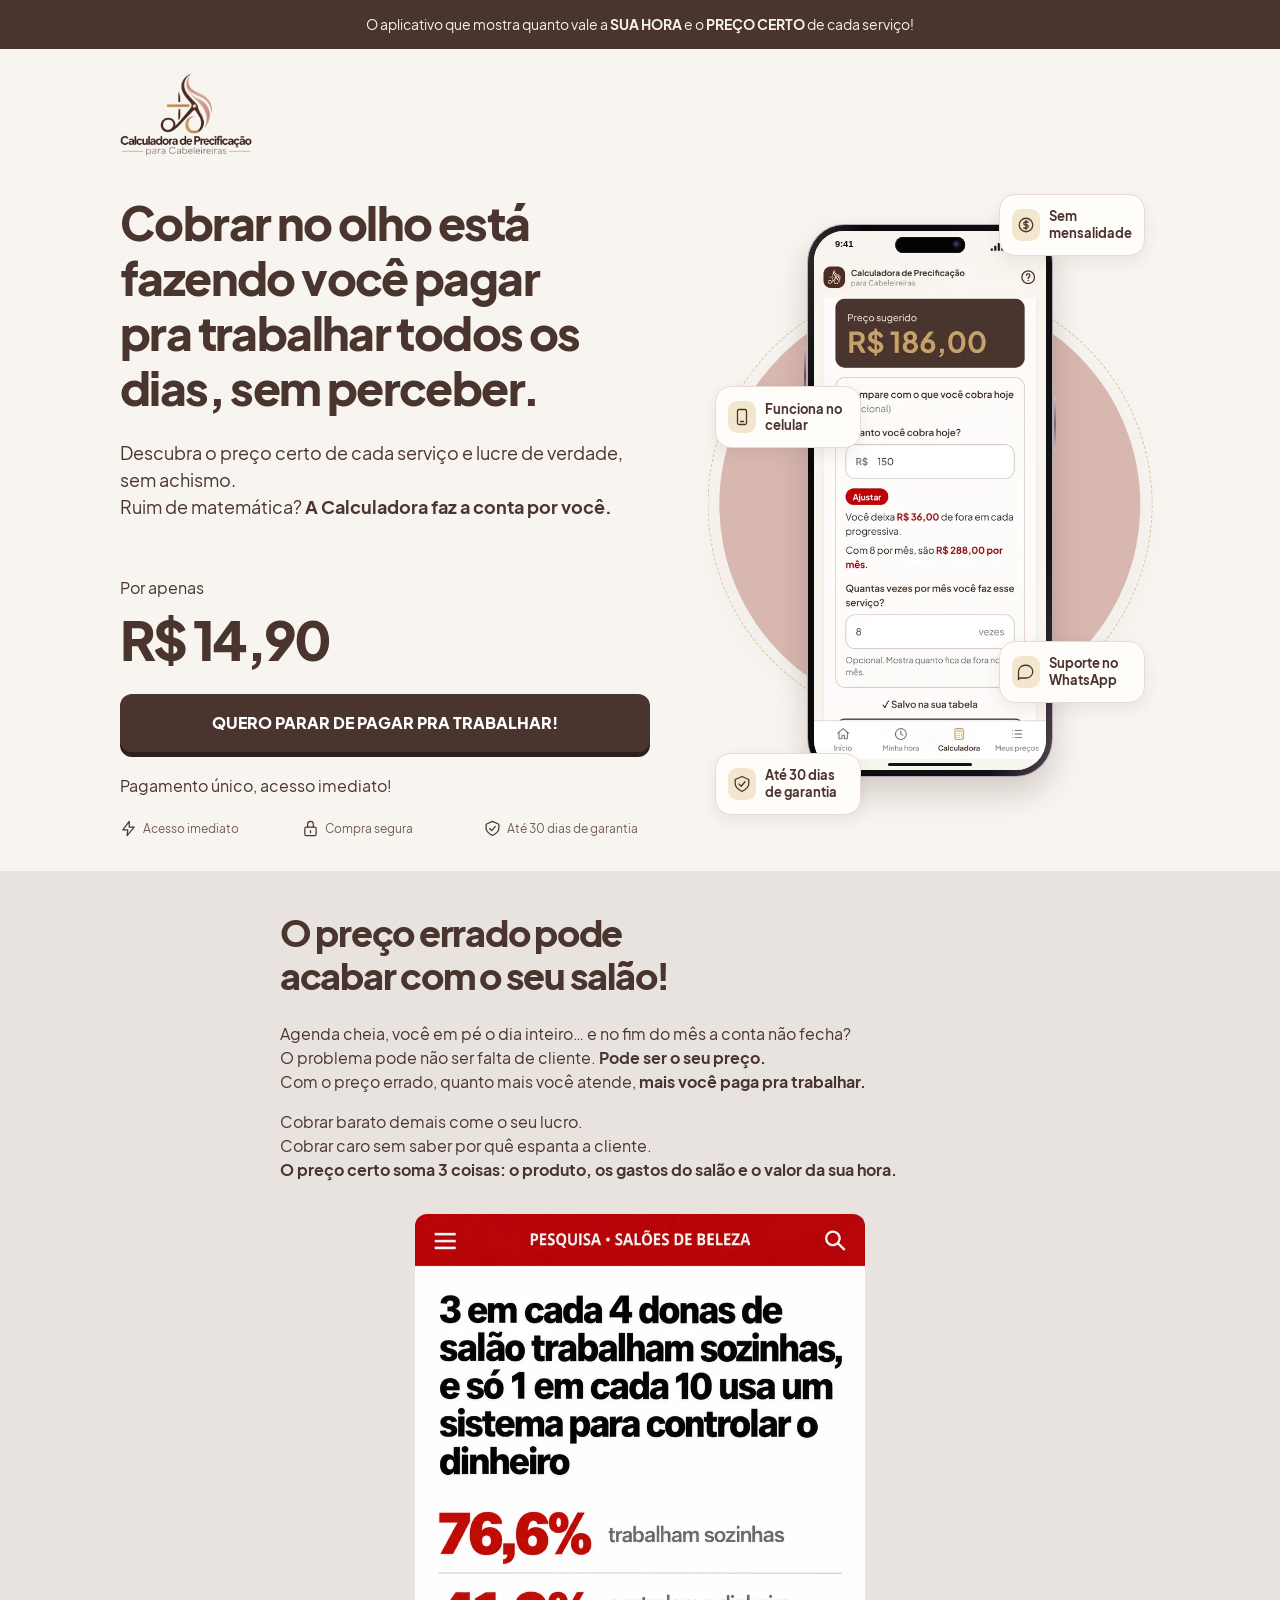
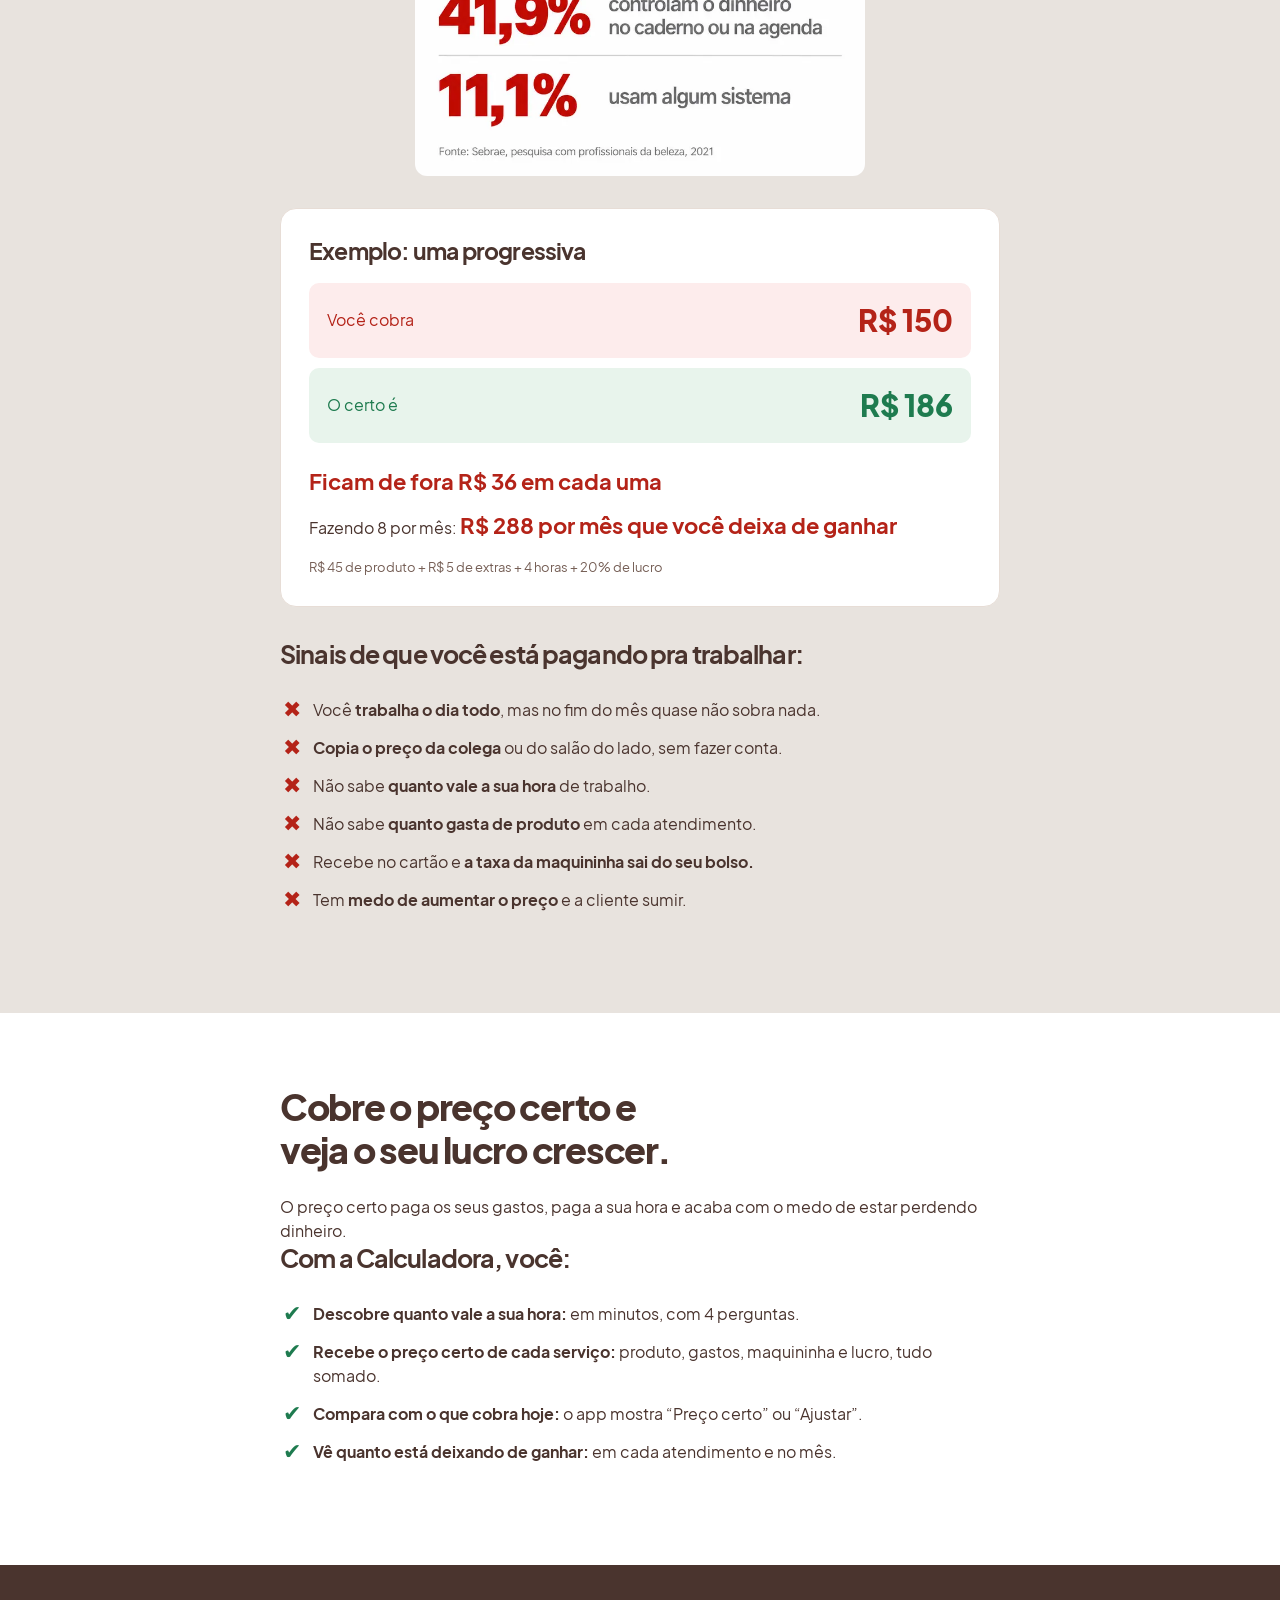
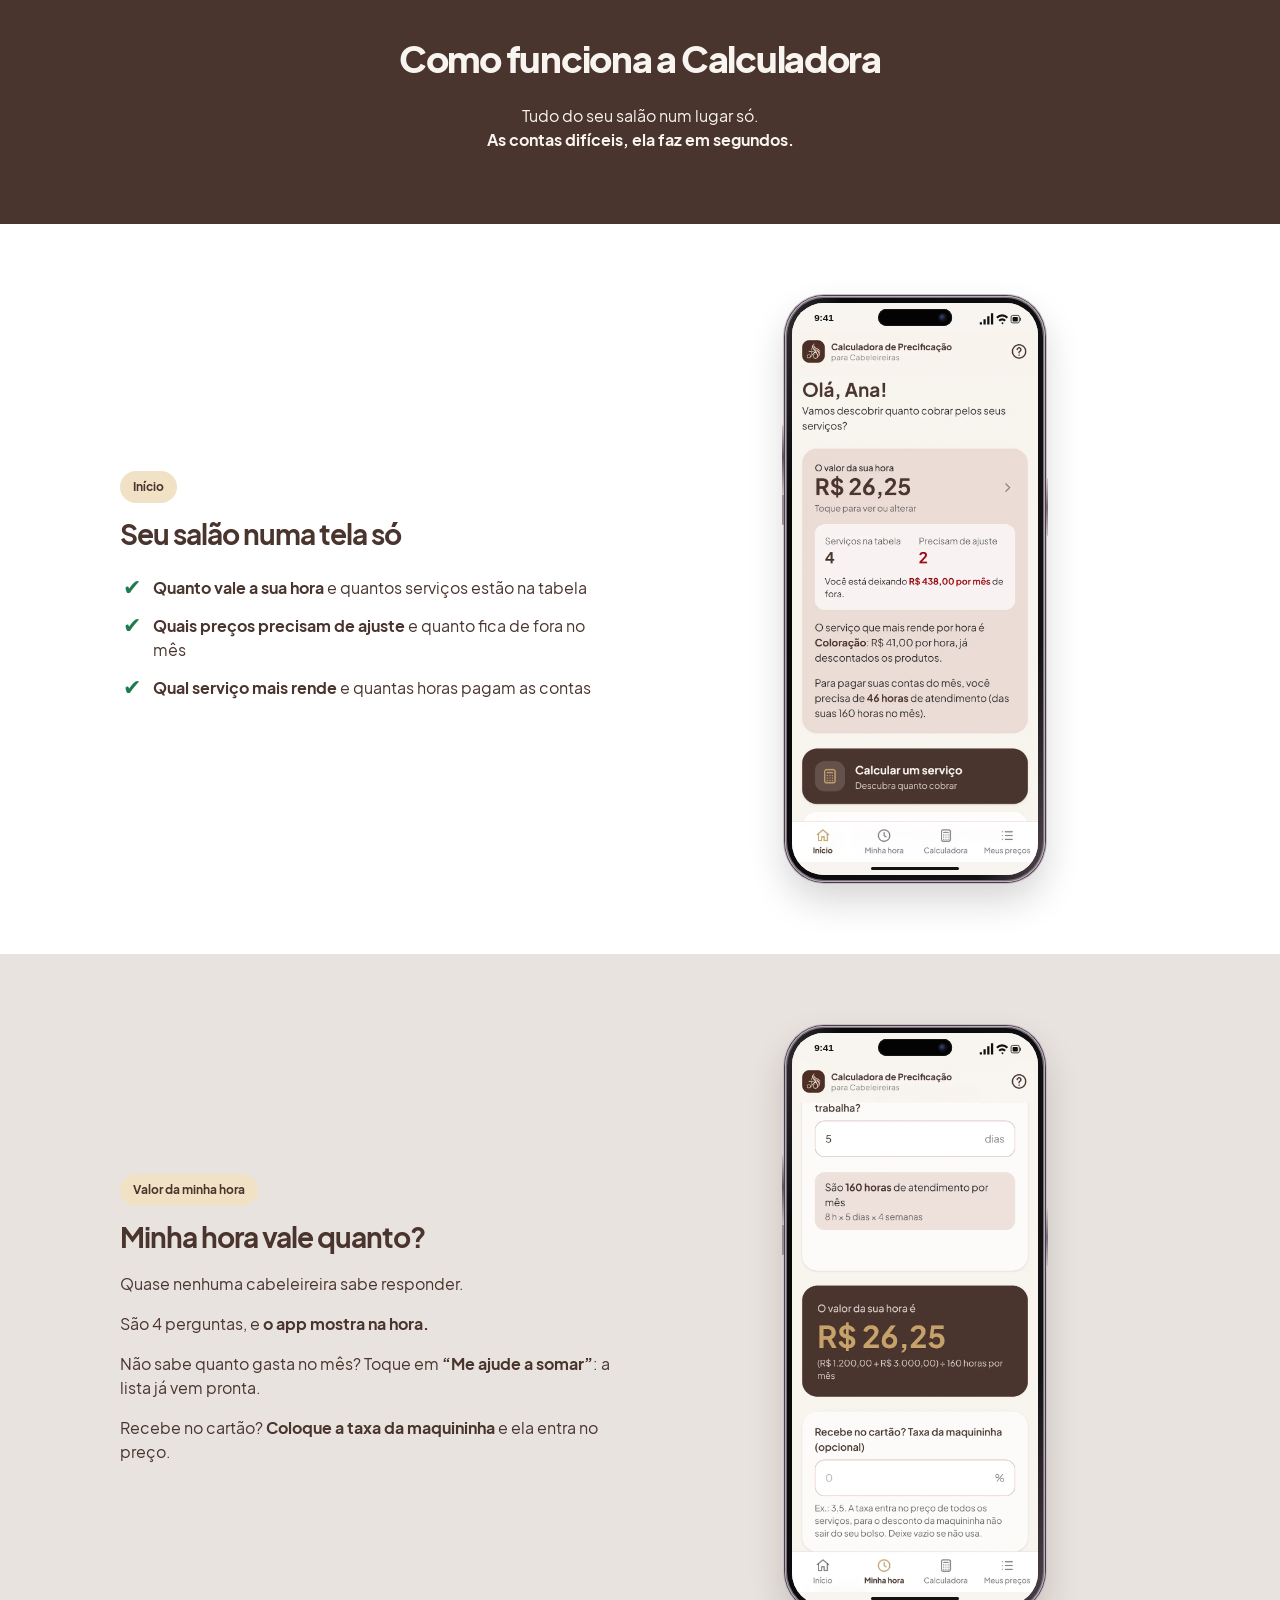
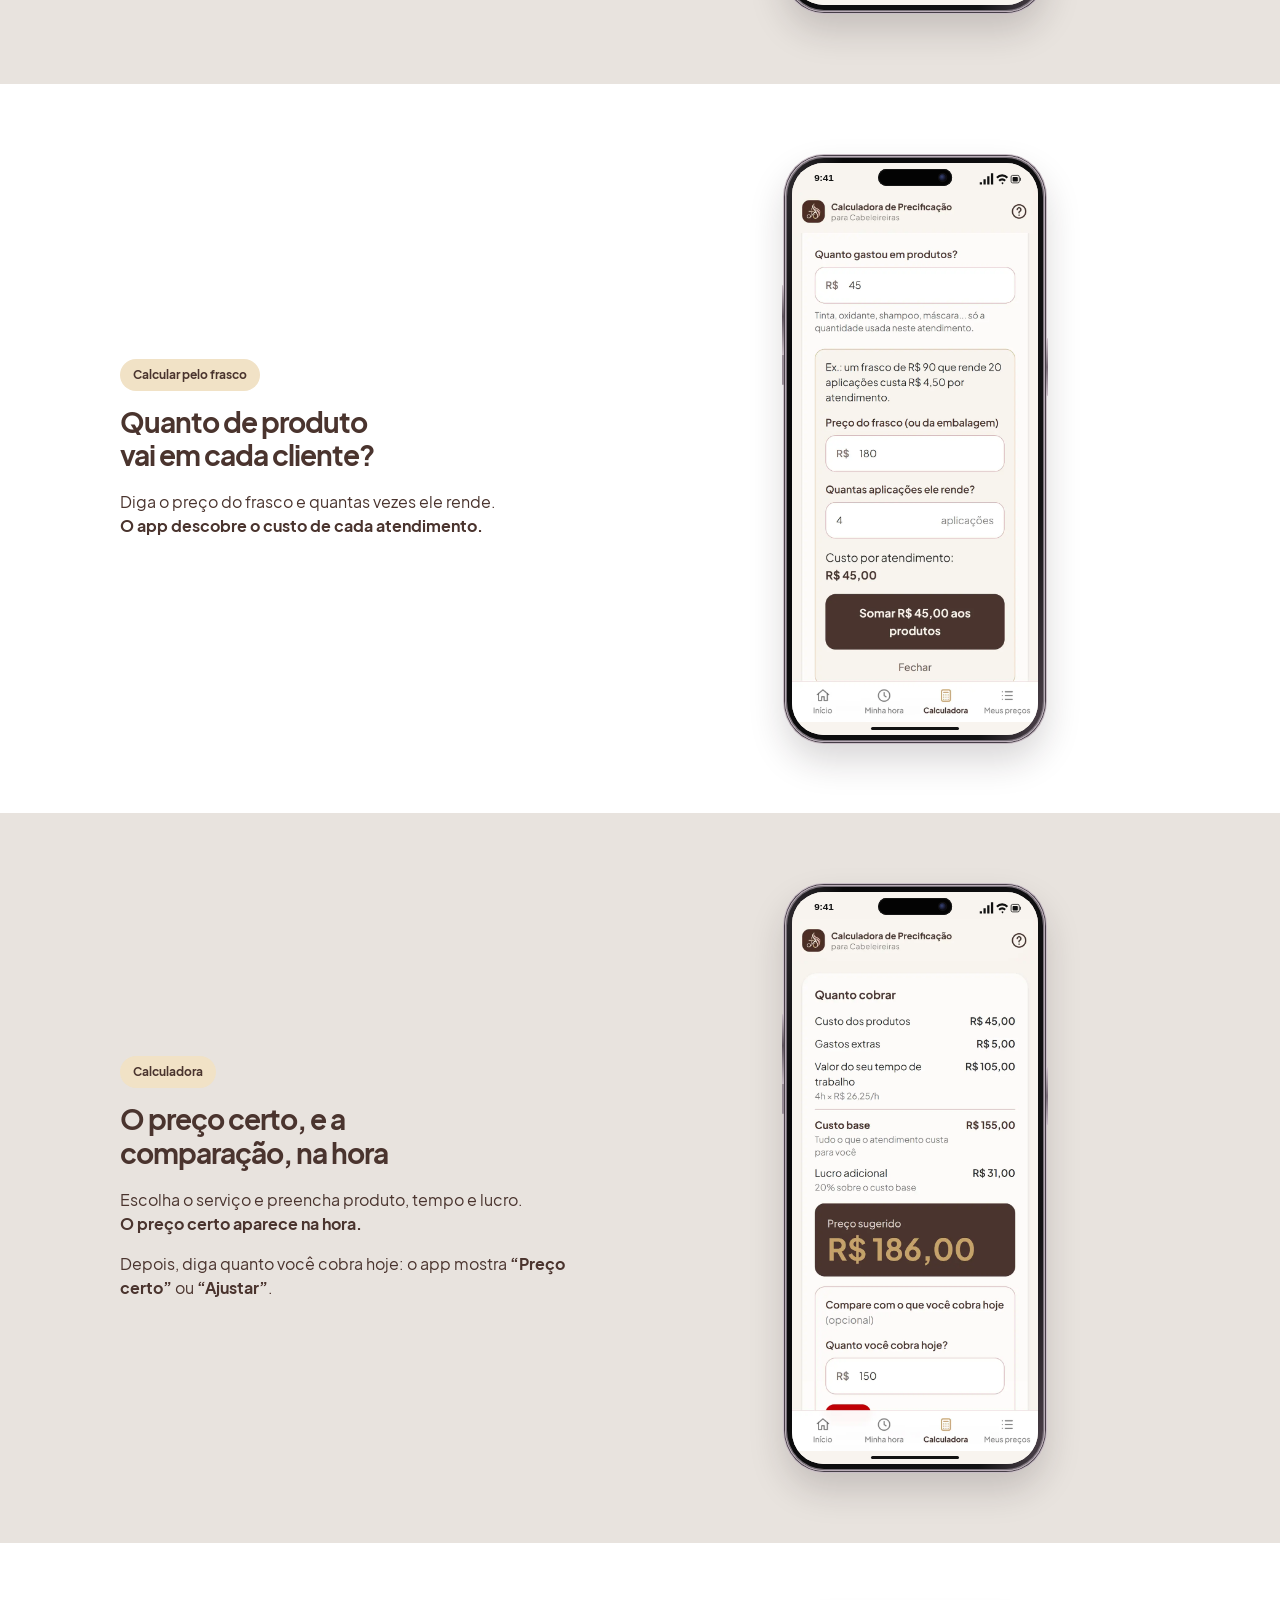
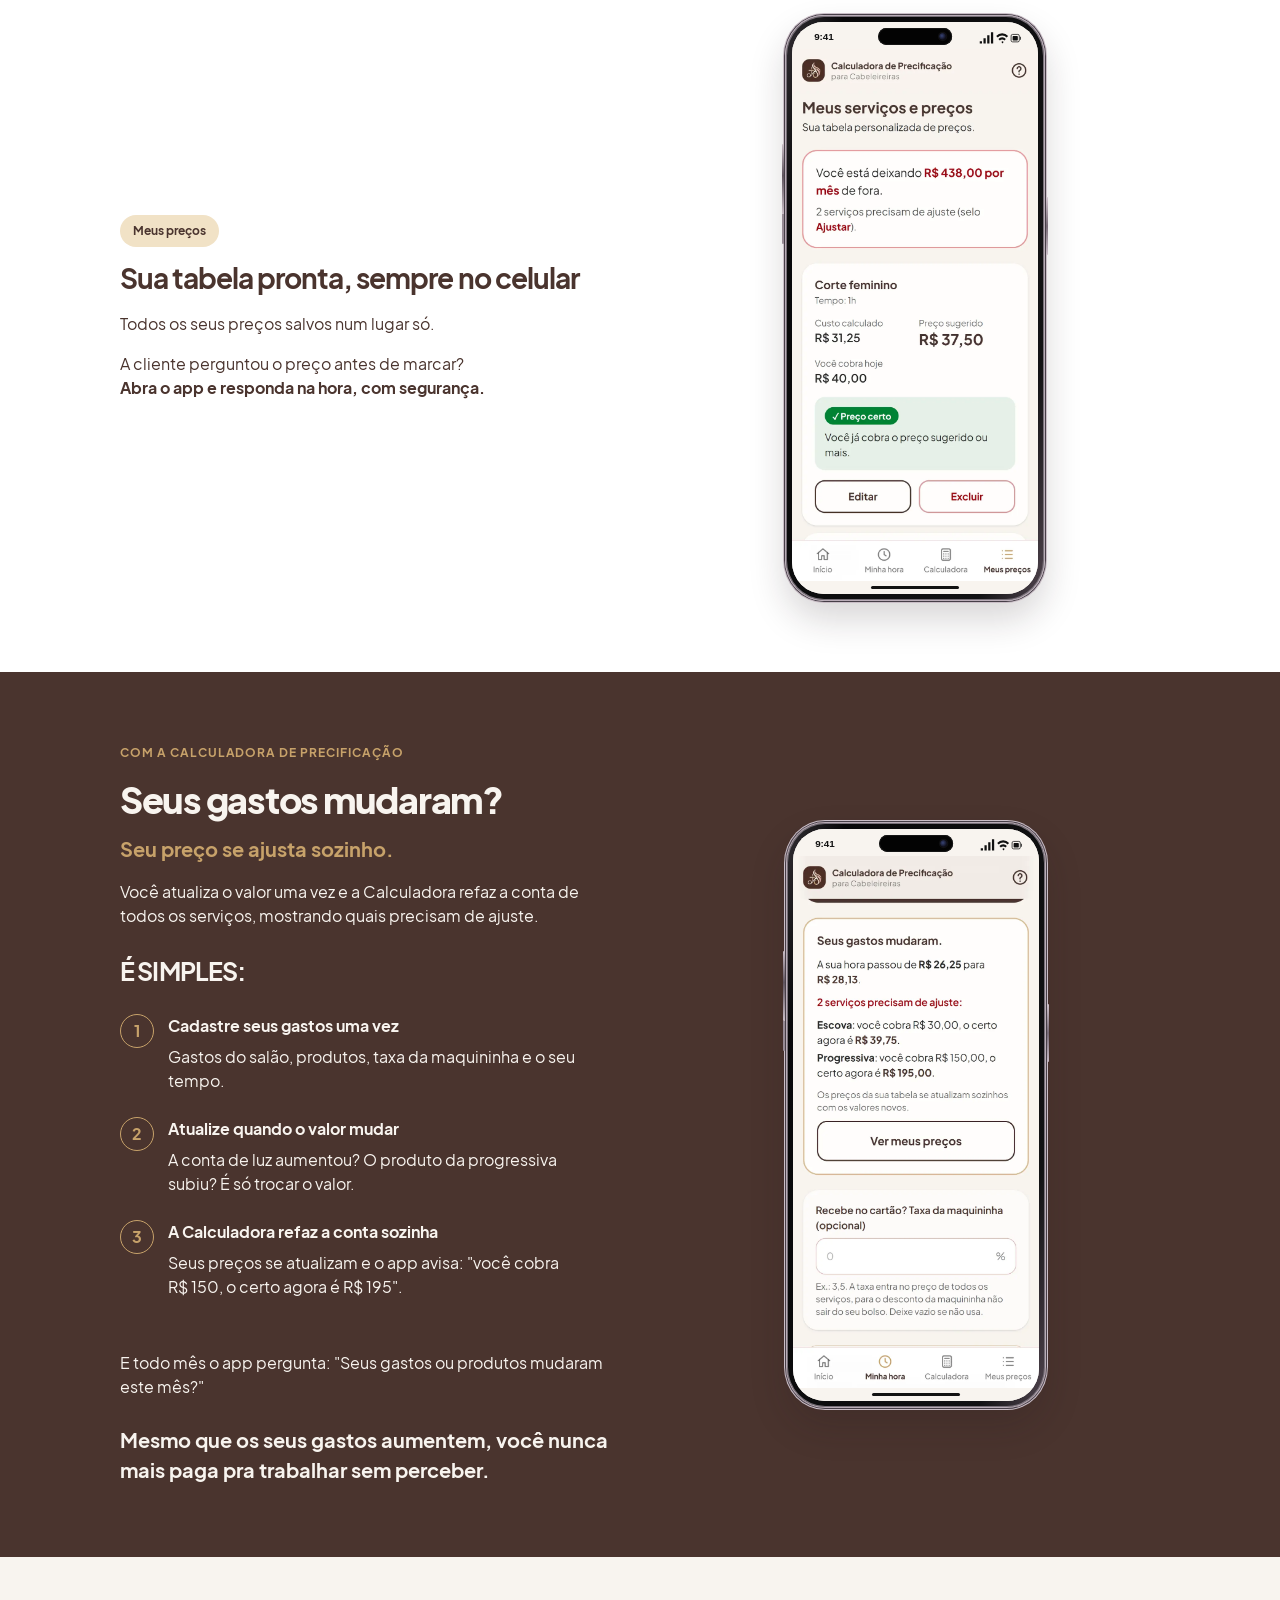
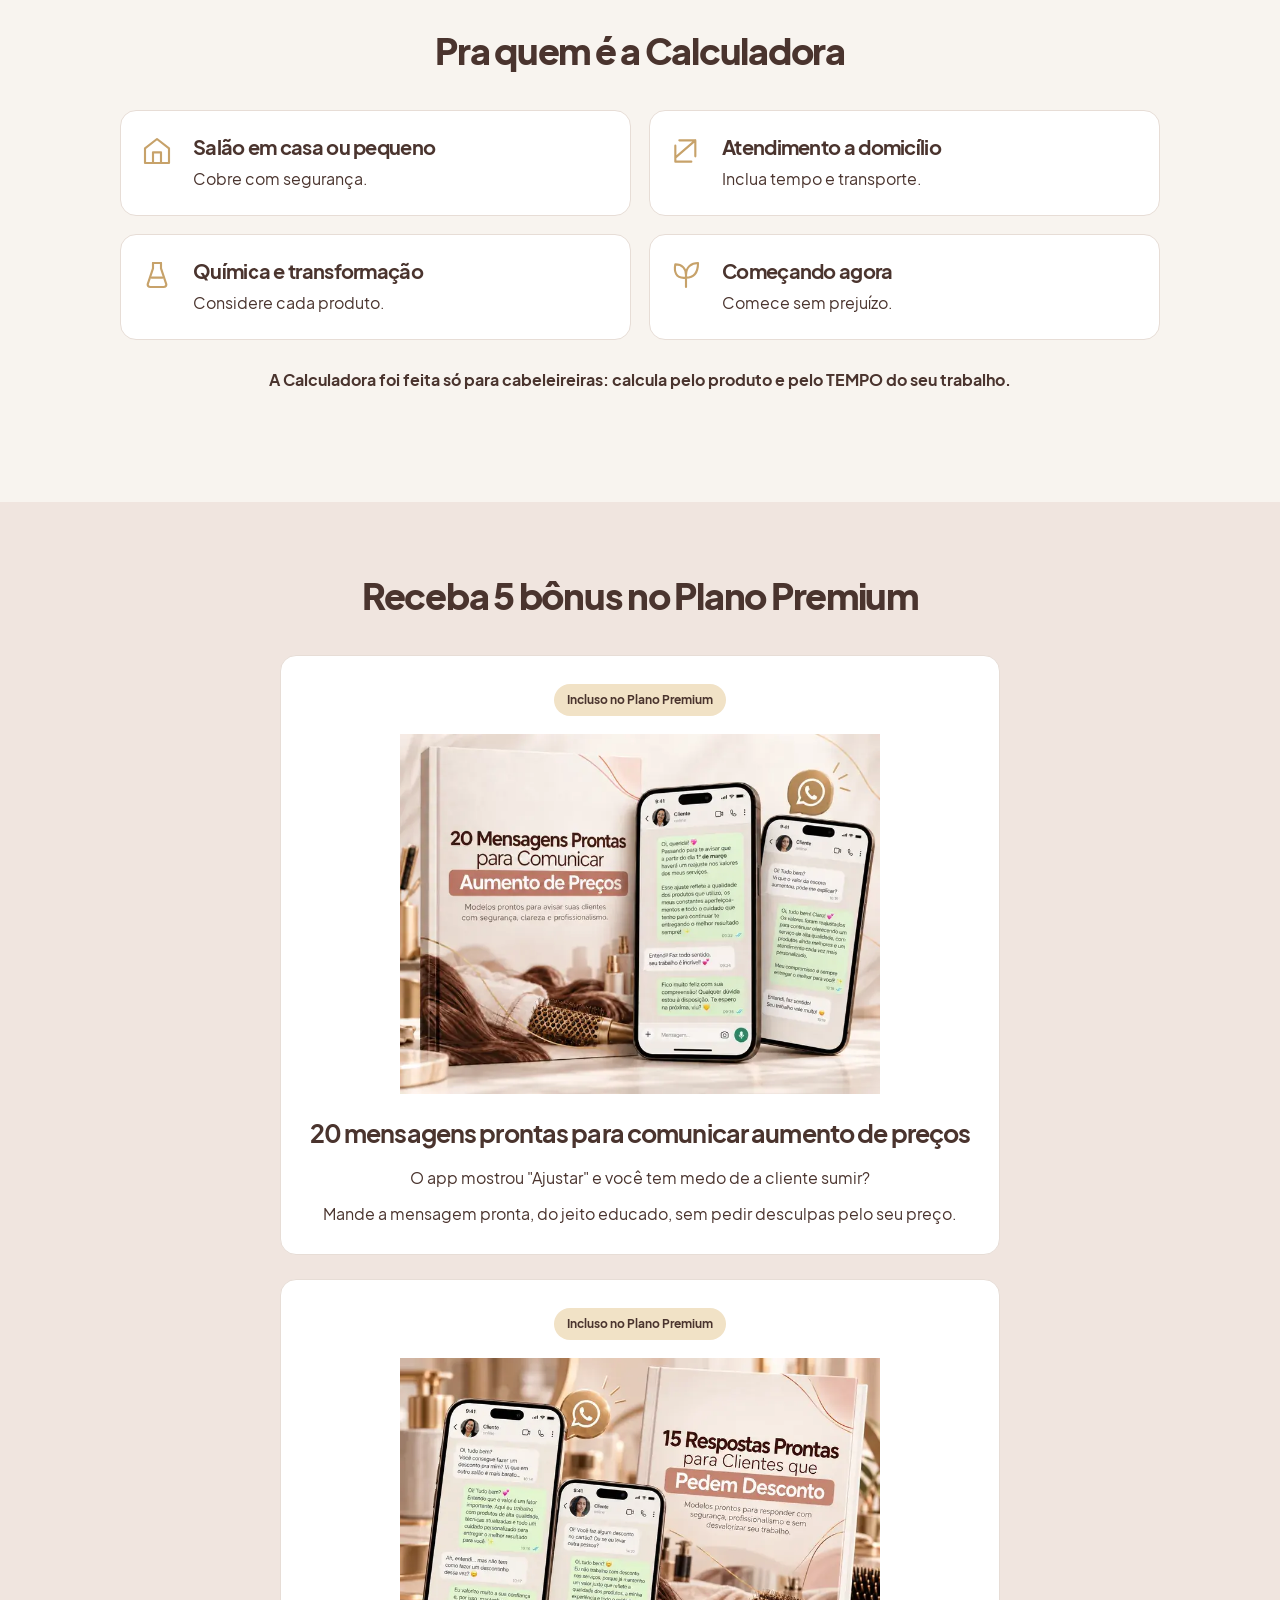
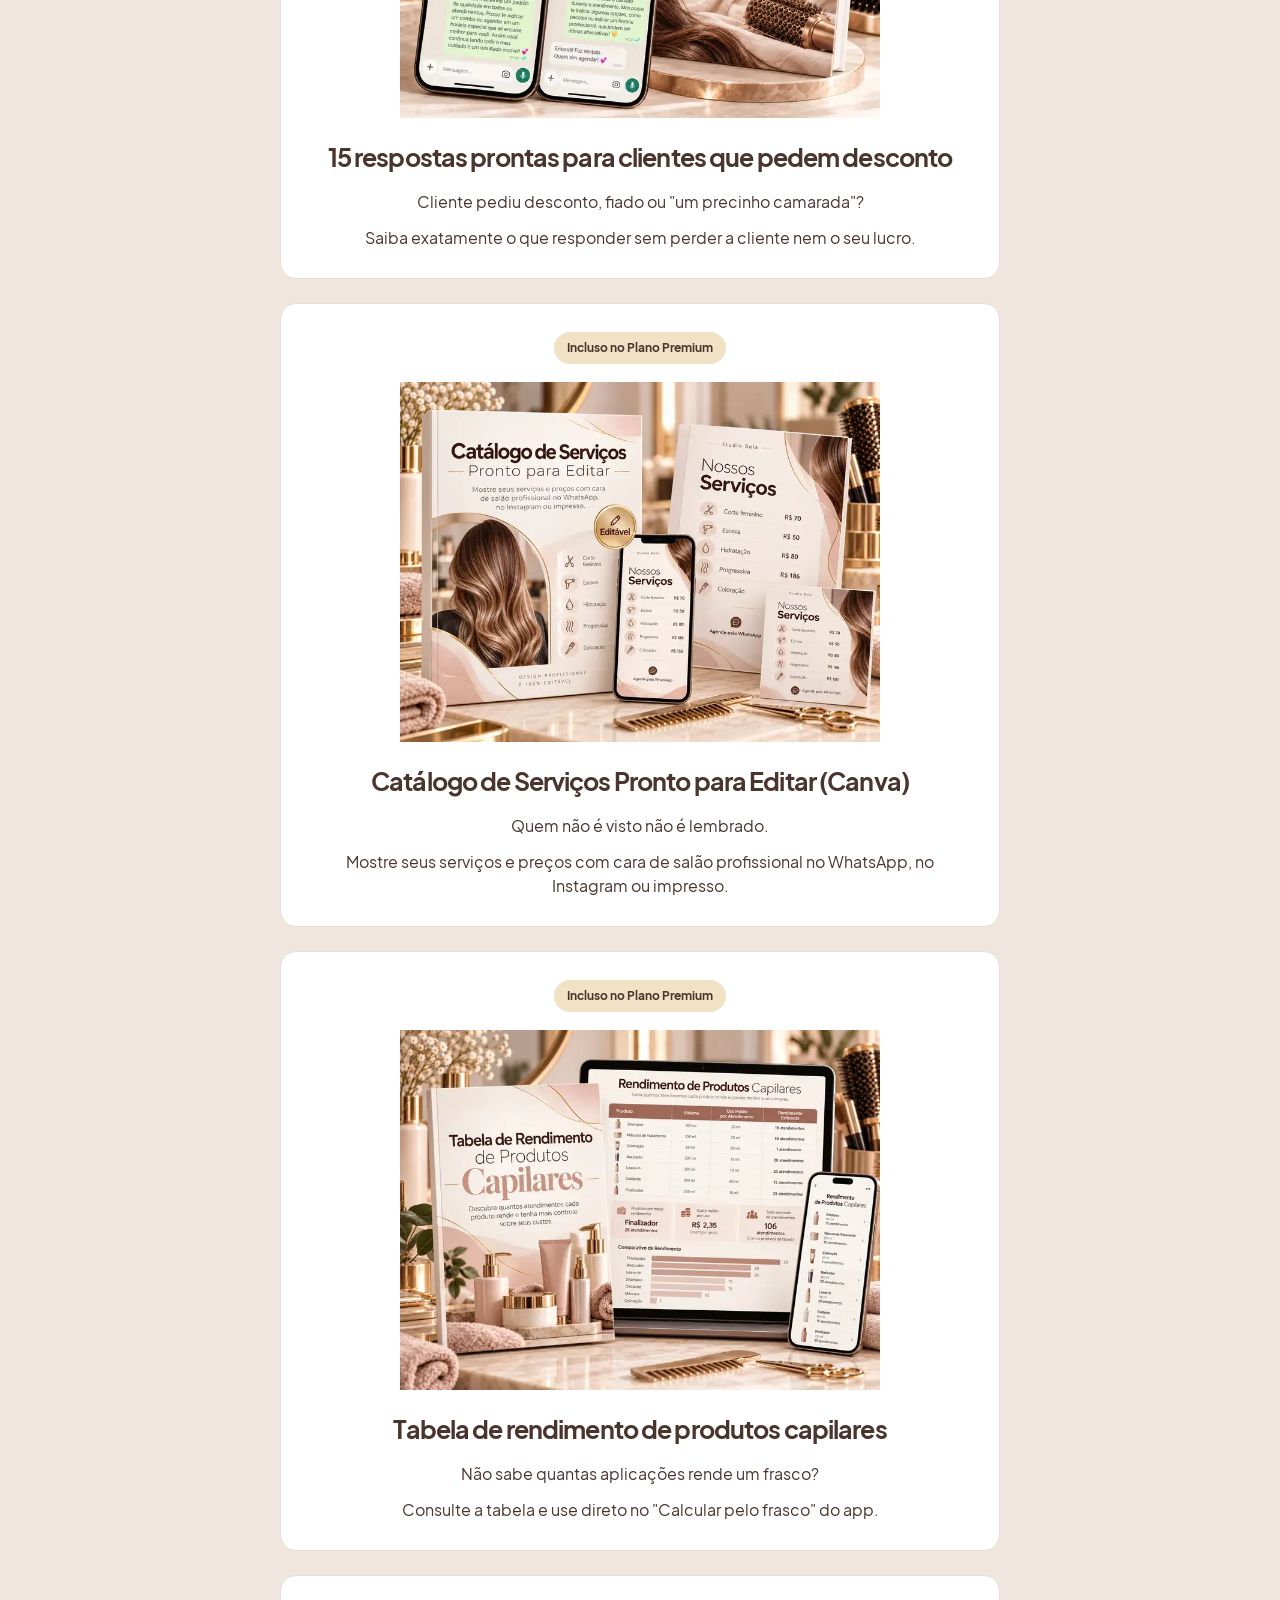
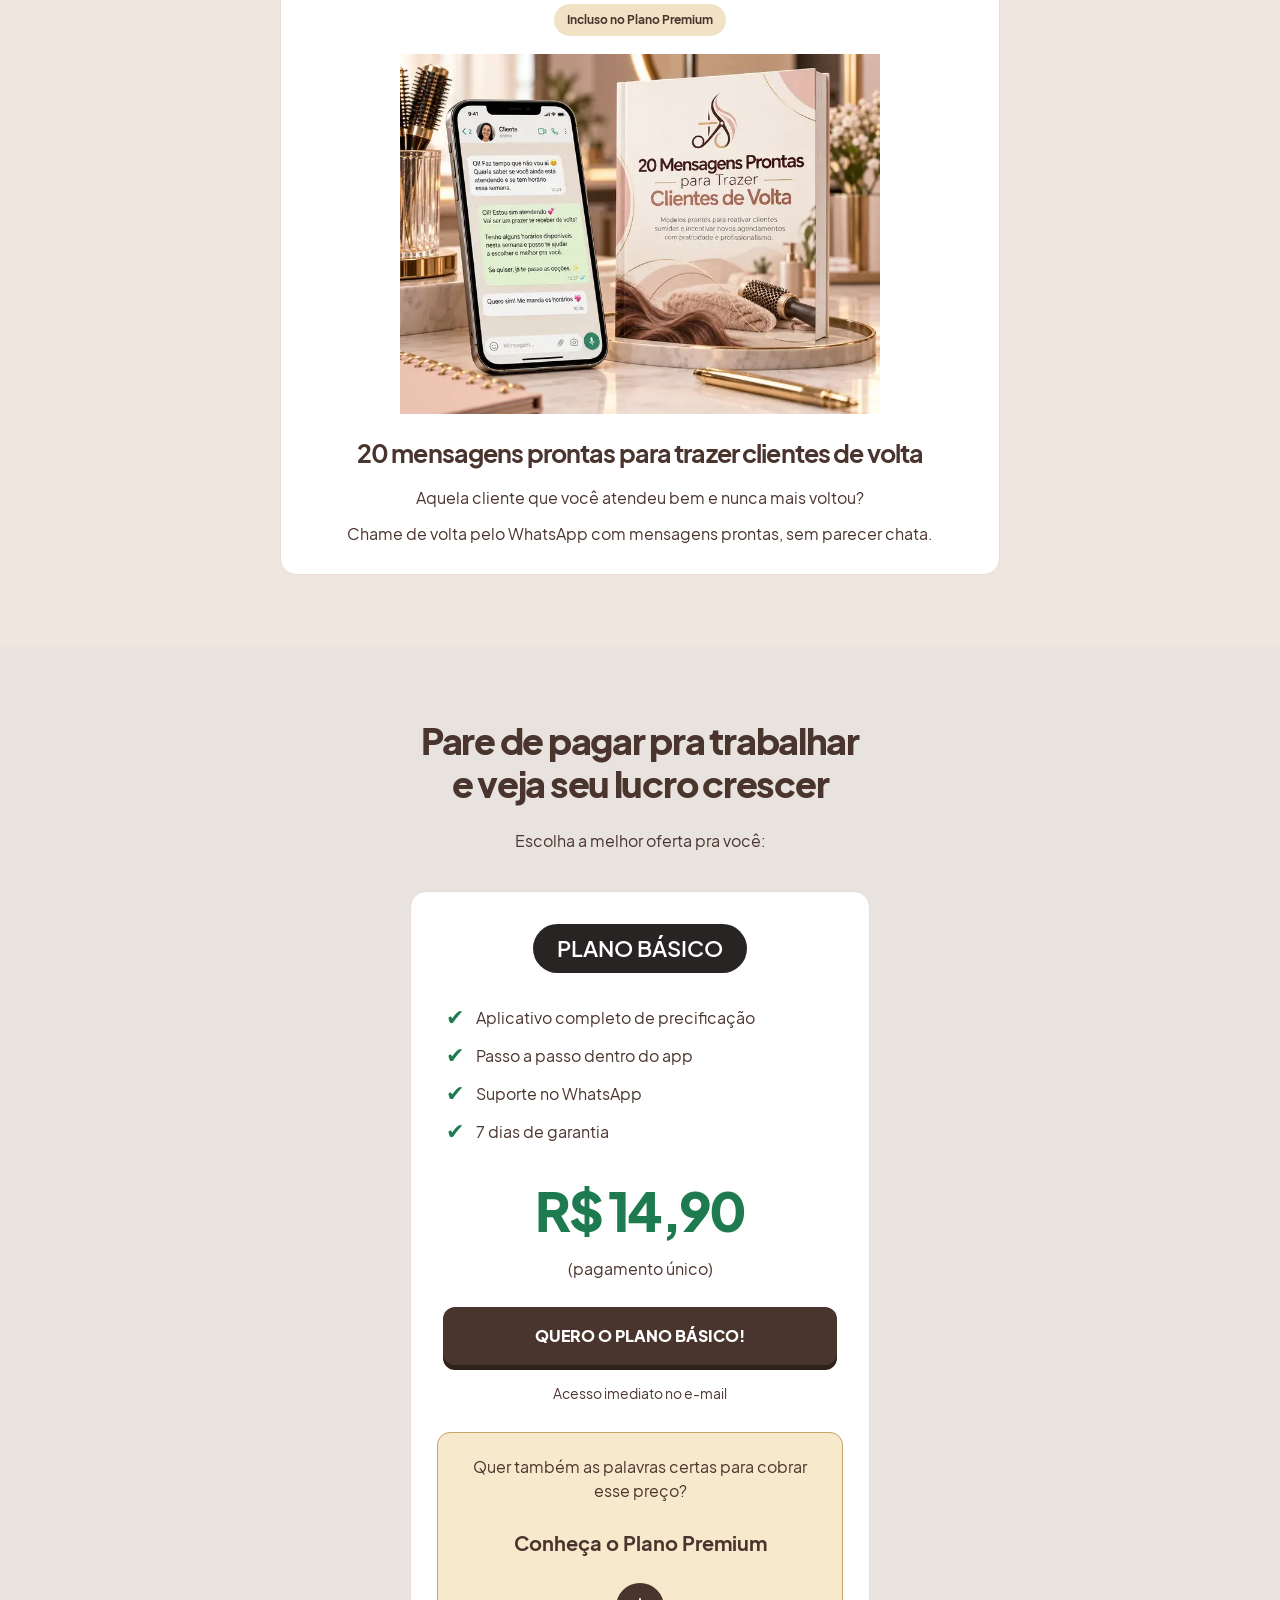
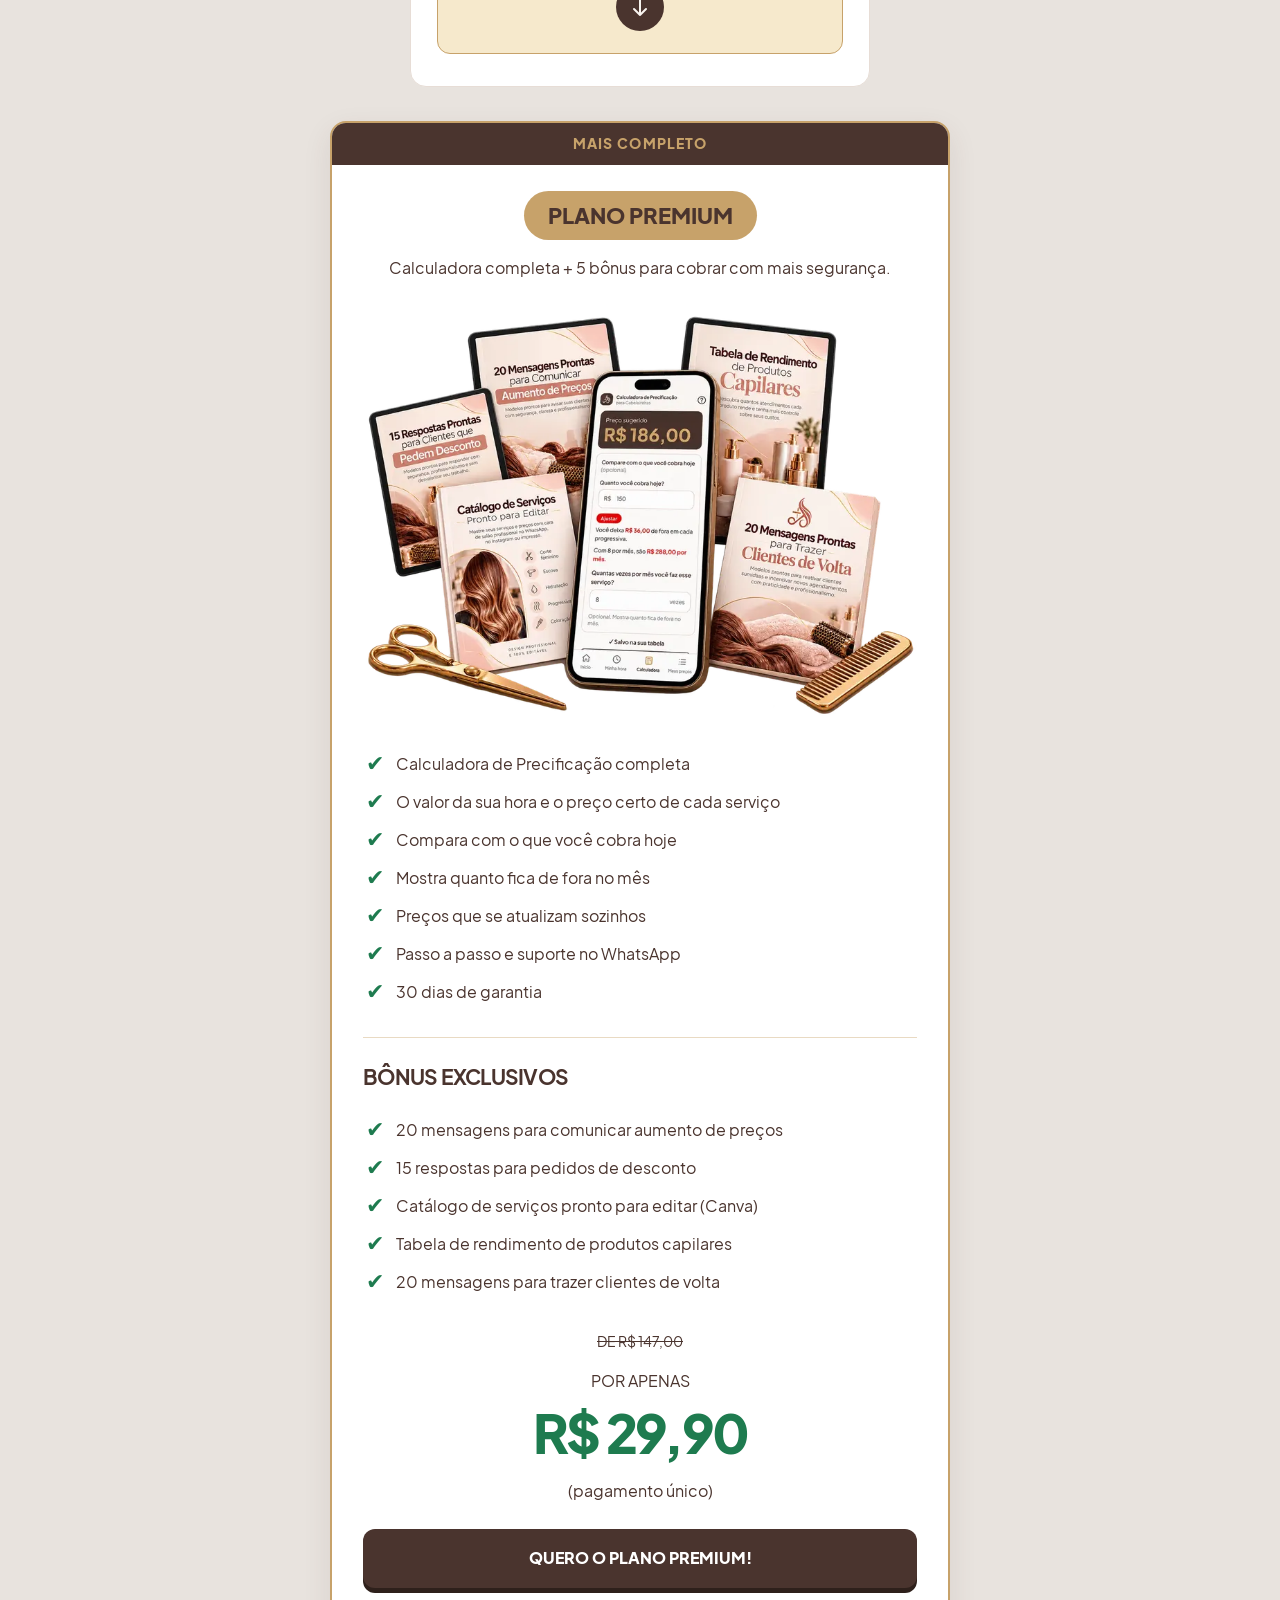
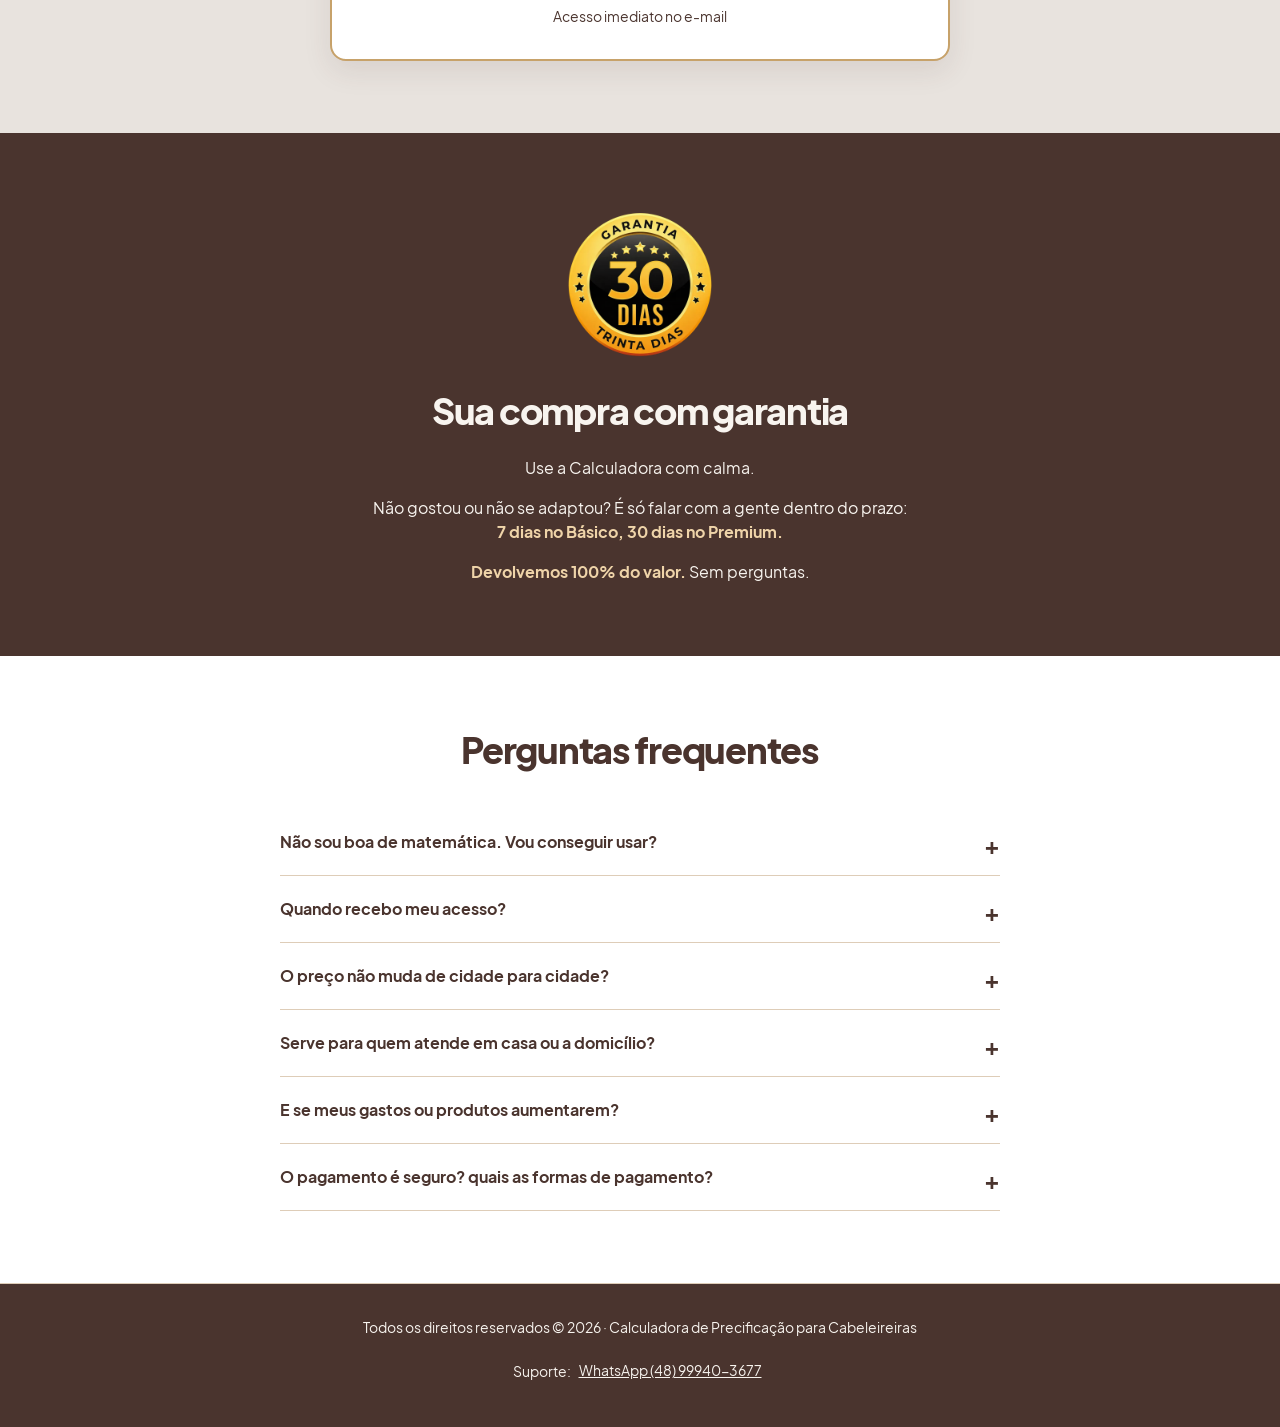
<file: b/index.html>
<!doctype html>
<html lang="pt-BR"><head><meta charset="utf-8"><meta name="viewport" content="width=device-width, initial-scale=1"><title>Calculadora de Precificação para Cabeleireiras · Página B</title><meta name="description" content="Descubra o valor da sua hora e o preço certo de cada serviço. Calculadora de Precificação para Cabeleireiras."><meta name="theme-color" content="#F8F4EF"><meta name="robots" content="noindex,nofollow"><link rel="icon" type="image/webp" href="/b/assets/icone-400.webp"><link rel="preload" href="/b/assets/jakarta-800.woff2" as="font" type="font/woff2" crossorigin><link rel="stylesheet" href="/b/estilos.css">
<!-- UTMs e Pixel removidos a pedido do Luiz. Reinstalar apenas na etapa final. -->
<script defer src="/config.js"></script><script defer src="/b/script.js"></script></head><body data-page="b"><a href="#conteudo" class="skip">Pular para o conteúdo</a><div class="ribbon">O aplicativo que mostra quanto vale a <strong>SUA HORA</strong> e o <strong>PREÇO CERTO</strong> de cada serviço!</div><main id="conteudo"><section class="hero"><div class="wrap"><img class="brand" src="/b/assets/logo-400.webp" srcset="/b/assets/logo-400.webp 400w, /b/assets/logo-800.webp 800w" sizes="(min-width:650px) 132px, 112px" width="400" height="251" alt="Calculadora de Precificação para Cabeleireiras"  decoding="async"><div class="hero-layout"><div><h1>Cobrar no olho está fazendo você pagar pra trabalhar todos os dias, sem perceber.</h1><p class="lead">Descubra o preço certo de cada serviço e lucre de verdade, sem achismo.<br>Ruim de matemática? <strong>A Calculadora faz a conta por você.</strong></p></div><div class="hero-visual"><div class="hero-mockup"><div class="phone"><div class="device-screen"><div class="device-status" aria-hidden="true"><span class="device-time">9:41</span><span class="device-camera"></span><svg class="device-indicators" viewBox="0 0 56 16" fill="currentColor"><path d="M1 12h3v3H1zm5-4h3v7H6zm5-4h3v11h-3zm5-4h3v15h-3z"/><path d="M23 5a11 11 0 0 1 16 0l-2 2a8 8 0 0 0-12 0zm3 4a7 7 0 0 1 10 0l-2 2a4 4 0 0 0-6 0zm4 4a2 2 0 0 1 3 0l-1.5 2z"/><rect x="43" y="3" width="11" height="10" rx="2" fill="none" stroke="currentColor"/><rect x="45" y="5" width="7" height="6" rx="1"/><path d="M55 6h1v4h-1z"/></svg></div><img class="" src="/b/assets/P6-400.webp" srcset="/b/assets/P6-400.webp 400w, /b/assets/P6-800.webp 800w" sizes="(min-width:850px) 262px, 228px" width="400" height="866" alt="Progressiva: preço sugerido R$&nbsp;186, selo Ajustar, R$&nbsp;36 por atendimento e R$&nbsp;288 por mês de fora." fetchpriority="high" decoding="async"><div class="device-home" aria-hidden="true"></div></div></div><ul class="mockup-benefits" aria-label="Vantagens da Calculadora"><li><span class="benefit-icon"><svg viewBox="0 0 24 24" width="20" height="20" fill="none" stroke="currentColor" stroke-width="1.7" stroke-linecap="round" stroke-linejoin="round" aria-hidden="true"><circle cx="12" cy="12" r="9"/><path d="M15 8h-4a2 2 0 0 0 0 4h2a2 2 0 0 1 0 4H9m3-10v12"/></svg></span><span>Sem mensalidade</span></li><li><span class="benefit-icon"><svg viewBox="0 0 24 24" width="20" height="20" fill="none" stroke="currentColor" stroke-width="1.7" stroke-linecap="round" stroke-linejoin="round" aria-hidden="true"><rect x="6" y="2" width="12" height="20" rx="2"/><path d="M10 18h4"/></svg></span><span>Funciona no celular</span></li><li><span class="benefit-icon"><svg viewBox="0 0 24 24" width="20" height="20" fill="none" stroke="currentColor" stroke-width="1.7" stroke-linecap="round" stroke-linejoin="round" aria-hidden="true"><path d="M21 11.5a8.5 8.5 0 0 1-8.5 8.5H4l-2 2V11.5A8.5 8.5 0 0 1 10.5 3h2a8.5 8.5 0 0 1 8.5 8.5Z"/></svg></span><span>Suporte no WhatsApp</span></li><li><span class="benefit-icon"><svg viewBox="0 0 24 24" width="20" height="20" fill="none" stroke="currentColor" stroke-width="1.7" stroke-linecap="round" stroke-linejoin="round" aria-hidden="true"><path d="M12 2 3 6v6c0 5 9 10 9 10s9-5 9-10V6Z"/><path d="m8 12 3 3 5-6"/></svg></span><span>Até 30 dias de garantia</span></li></ul></div></div><div class="hero-action"><div class="hero-offer"><p>Por apenas</p><p class="price">R$&nbsp;14,90</p></div><a class="cta" href="#bloco-2">QUERO PARAR DE PAGAR PRA TRABALHAR!</a><p class="price-note">Pagamento único, acesso imediato!</p><ul class="hero-trust" aria-label="Segurança e acesso"><li><svg viewBox="0 0 24 24" width="20" height="20" fill="none" stroke="currentColor" stroke-width="1.7" stroke-linecap="round" stroke-linejoin="round" aria-hidden="true"><path d="m13 2-9 12h7l-1 8 10-12h-7Z"/></svg><span>Acesso imediato</span></li><li><svg viewBox="0 0 24 24" width="20" height="20" fill="none" stroke="currentColor" stroke-width="1.7" stroke-linecap="round" stroke-linejoin="round" aria-hidden="true"><rect x="4" y="10" width="16" height="12" rx="2"/><path d="M8 10V6a4 4 0 0 1 8 0v4m-4 5v3"/></svg><span>Compra segura</span></li><li><svg viewBox="0 0 24 24" width="20" height="20" fill="none" stroke="currentColor" stroke-width="1.7" stroke-linecap="round" stroke-linejoin="round" aria-hidden="true"><path d="M12 2 3 6v6c0 5 9 10 9 10s9-5 9-10V6Z"/><path d="m8 12 3 3 5-6"/></svg><span>Até 30 dias de garantia</span></li></ul></div></div></div></section><section class="section problem surface-warm" id="bloco-2"><div class="narrow"><h2>O preço errado pode acabar com o seu salão!</h2><p>Agenda cheia, você em pé o dia inteiro… e no fim do mês a conta não fecha?<br>O problema pode não ser falta de cliente. <strong>Pode ser o seu preço.</strong><br>Com o preço errado, quanto mais você atende, <strong>mais você paga pra trabalhar.</strong></p><p>Cobrar barato demais come o seu lucro.<br>Cobrar caro sem saber por quê espanta a cliente.<br><strong>O preço certo soma 3 coisas: o produto, os gastos do salão e o valor da sua hora.</strong></p><!-- PENDENTE: conferir os três números do card no relatório original do Sebrae antes da publicação. --><figure class="news"><img class="" src="/b/assets/noticia-400.webp" srcset="/b/assets/noticia-400.webp 400w, /b/assets/noticia-800.webp 800w" sizes="(max-width:650px) 90vw, 480px" width="400" height="500" alt="Pesquisa sobre salões de beleza: 76,6% trabalham sozinhas, 41,9% controlam o dinheiro no caderno ou na agenda e 11,1% usam algum sistema. Fonte indicada no material: Sebrae, 2021." loading="lazy" decoding="async"></figure><blockquote class="example"><h3>Exemplo: uma progressiva</h3><div class="comparison loss"><span>Você cobra</span><strong>R$&nbsp;150</strong></div><div class="comparison correct"><span>O certo é</span><strong>R$&nbsp;186</strong></div><p class="lost"><strong>Ficam de fora R$&nbsp;36 em cada uma</strong></p><p>Fazendo 8 por mês: <strong class="lost">R$&nbsp;288 por mês que você deixa de ganhar</strong></p><small>R$&nbsp;45 de produto + R$&nbsp;5 de extras + 4 horas + 20% de lucro</small></blockquote><h3>Sinais de que você está pagando pra trabalhar:</h3><ul class="crosses"><li>Você <strong>trabalha o dia todo</strong>, mas no fim do mês quase não sobra nada.</li><li><strong>Copia o preço da colega</strong> ou do salão do lado, sem fazer conta.</li><li>Não sabe <strong>quanto vale a sua hora</strong> de trabalho.</li><li>Não sabe <strong>quanto gasta de produto</strong> em cada atendimento.</li><li>Recebe no cartão e <strong>a taxa da maquininha sai do seu bolso.</strong></li><li>Tem <strong>medo de aumentar o preço</strong> e a cliente sumir.</li></ul></div></section><section class="section solution surface-white" id="solucao"><div class="narrow"><h2>Cobre o preço certo e veja o seu lucro crescer.</h2><p>O preço certo paga os seus gastos, paga a sua hora e acaba com o medo de estar perdendo dinheiro.</p><h3>Com a Calculadora, você:</h3><ul class="checks"><li><strong>Descobre quanto vale a sua hora:</strong> em minutos, com 4 perguntas.</li><li><strong>Recebe o preço certo de cada serviço:</strong> produto, gastos, maquininha e lucro, tudo somado.</li><li><strong>Compara com o que cobra hoje:</strong> o app mostra “Preço certo” ou “Ajustar”.</li><li><strong>Vê quanto está deixando de ganhar:</strong> em cada atendimento e no mês.</li></ul></div></section><section class="section dark tour-intro" id="como-funciona"><div class="wrap"><div class="intro"><h2>Como funciona a Calculadora</h2><p>Tudo do seu salão num lugar só.<br><strong>As contas difíceis, ela faz em segundos.</strong></p></div></div></section><section class="section tour-band surface-white" id="tela-1"><div class="wrap"><article class="tour-step"><header class="tour-step-title"><span class="tag">Início</span><h3>Seu salão numa tela só</h3></header><div class="screens "><div class="phone"><div class="device-screen"><div class="device-status" aria-hidden="true"><span class="device-time">9:41</span><span class="device-camera"></span><svg class="device-indicators" viewBox="0 0 56 16" fill="currentColor"><path d="M1 12h3v3H1zm5-4h3v7H6zm5-4h3v11h-3zm5-4h3v15h-3z"/><path d="M23 5a11 11 0 0 1 16 0l-2 2a8 8 0 0 0-12 0zm3 4a7 7 0 0 1 10 0l-2 2a4 4 0 0 0-6 0zm4 4a2 2 0 0 1 3 0l-1.5 2z"/><rect x="43" y="3" width="11" height="10" rx="2" fill="none" stroke="currentColor"/><rect x="45" y="5" width="7" height="6" rx="1"/><path d="M55 6h1v4h-1z"/></svg></div><img class="" src="/b/assets/P1-400.webp" srcset="/b/assets/P1-400.webp 400w, /b/assets/P1-800.webp 800w" sizes="(max-width:650px) 90vw, 480px" width="400" height="866" alt="Resumo do salão: hora R$&nbsp;26,25, 4 serviços, 2 precisam de ajuste e R$&nbsp;438 por mês de fora." loading="lazy" decoding="async"><div class="device-home" aria-hidden="true"></div></div></div></div><div class="copy"><ul class="checks"><li><strong>Quanto vale a sua hora</strong> e quantos serviços estão na tabela</li><li><strong>Quais preços precisam de ajuste</strong> e quanto fica de fora no mês</li><li><strong>Qual serviço mais rende</strong> e quantas horas pagam as contas</li></ul></div></article></div></section><section class="section tour-band surface-warm" id="tela-2"><div class="wrap"><article class="tour-step"><header class="tour-step-title"><span class="tag">Valor da minha hora</span><h3>Minha hora vale quanto?</h3></header><div class="screens "><div class="phone"><div class="device-screen"><div class="device-status" aria-hidden="true"><span class="device-time">9:41</span><span class="device-camera"></span><svg class="device-indicators" viewBox="0 0 56 16" fill="currentColor"><path d="M1 12h3v3H1zm5-4h3v7H6zm5-4h3v11h-3zm5-4h3v15h-3z"/><path d="M23 5a11 11 0 0 1 16 0l-2 2a8 8 0 0 0-12 0zm3 4a7 7 0 0 1 10 0l-2 2a4 4 0 0 0-6 0zm4 4a2 2 0 0 1 3 0l-1.5 2z"/><rect x="43" y="3" width="11" height="10" rx="2" fill="none" stroke="currentColor"/><rect x="45" y="5" width="7" height="6" rx="1"/><path d="M55 6h1v4h-1z"/></svg></div><img class="" src="/b/assets/P2-400.webp" srcset="/b/assets/P2-400.webp 400w, /b/assets/P2-800.webp 800w" sizes="(max-width:650px) 90vw, 480px" width="400" height="866" alt="Valor da hora R$&nbsp;26,25 e a conta com 160 horas por mês." loading="lazy" decoding="async"><div class="device-home" aria-hidden="true"></div></div></div></div><div class="copy"><p>Quase nenhuma cabeleireira sabe responder.</p><p>São 4 perguntas, e <strong>o app mostra na hora.</strong></p><p>Não sabe quanto gasta no mês? Toque em <strong>“Me ajude a somar”</strong>: a lista já vem pronta.</p><p>Recebe no cartão? <strong>Coloque a taxa da maquininha</strong> e ela entra no preço.</p></div></article></div></section><section class="section tour-band surface-white" id="tela-3"><div class="wrap"><article class="tour-step"><header class="tour-step-title"><span class="tag">Calcular pelo frasco</span><h3>Quanto de produto vai em cada cliente?</h3></header><div class="screens "><div class="phone"><div class="device-screen"><div class="device-status" aria-hidden="true"><span class="device-time">9:41</span><span class="device-camera"></span><svg class="device-indicators" viewBox="0 0 56 16" fill="currentColor"><path d="M1 12h3v3H1zm5-4h3v7H6zm5-4h3v11h-3zm5-4h3v15h-3z"/><path d="M23 5a11 11 0 0 1 16 0l-2 2a8 8 0 0 0-12 0zm3 4a7 7 0 0 1 10 0l-2 2a4 4 0 0 0-6 0zm4 4a2 2 0 0 1 3 0l-1.5 2z"/><rect x="43" y="3" width="11" height="10" rx="2" fill="none" stroke="currentColor"/><rect x="45" y="5" width="7" height="6" rx="1"/><path d="M55 6h1v4h-1z"/></svg></div><img class="" src="/b/assets/P4-400.webp" srcset="/b/assets/P4-400.webp 400w, /b/assets/P4-800.webp 800w" sizes="(max-width:650px) 90vw, 480px" width="400" height="866" alt="Calcular pelo frasco: R$&nbsp;180 por 4 aplicações, R$&nbsp;45 por atendimento." loading="lazy" decoding="async"><div class="device-home" aria-hidden="true"></div></div></div></div><div class="copy"><p>Diga o preço do frasco e quantas vezes ele rende.<br><strong>O app descobre o custo de cada atendimento.</strong></p></div></article></div></section><section class="section tour-band surface-warm" id="tela-4"><div class="wrap"><article class="tour-step"><header class="tour-step-title"><span class="tag">Calculadora</span><h3>O preço certo, e a comparação, na hora</h3></header><div class="screens "><div class="phone"><div class="device-screen"><div class="device-status" aria-hidden="true"><span class="device-time">9:41</span><span class="device-camera"></span><svg class="device-indicators" viewBox="0 0 56 16" fill="currentColor"><path d="M1 12h3v3H1zm5-4h3v7H6zm5-4h3v11h-3zm5-4h3v15h-3z"/><path d="M23 5a11 11 0 0 1 16 0l-2 2a8 8 0 0 0-12 0zm3 4a7 7 0 0 1 10 0l-2 2a4 4 0 0 0-6 0zm4 4a2 2 0 0 1 3 0l-1.5 2z"/><rect x="43" y="3" width="11" height="10" rx="2" fill="none" stroke="currentColor"/><rect x="45" y="5" width="7" height="6" rx="1"/><path d="M55 6h1v4h-1z"/></svg></div><img class="" src="/b/assets/P5-400.webp" srcset="/b/assets/P5-400.webp 400w, /b/assets/P5-800.webp 800w" sizes="(max-width:650px) 90vw, 480px" width="400" height="866" alt="Conta da progressiva aberta: preço sugerido R$&nbsp;186." loading="lazy" decoding="async"><div class="device-home" aria-hidden="true"></div></div></div></div><div class="copy"><p>Escolha o serviço e preencha produto, tempo e lucro.<br><strong>O preço certo aparece na hora.</strong></p><p>Depois, diga quanto você cobra hoje: o app mostra <strong>“Preço certo”</strong> ou <strong>“Ajustar”</strong>.</p></div></article></div></section><section class="section tour-band surface-white" id="tela-5"><div class="wrap"><article class="tour-step"><header class="tour-step-title"><span class="tag">Meus preços</span><h3>Sua tabela pronta, sempre no celular</h3></header><div class="screens "><div class="phone"><div class="device-screen"><div class="device-status" aria-hidden="true"><span class="device-time">9:41</span><span class="device-camera"></span><svg class="device-indicators" viewBox="0 0 56 16" fill="currentColor"><path d="M1 12h3v3H1zm5-4h3v7H6zm5-4h3v11h-3zm5-4h3v15h-3z"/><path d="M23 5a11 11 0 0 1 16 0l-2 2a8 8 0 0 0-12 0zm3 4a7 7 0 0 1 10 0l-2 2a4 4 0 0 0-6 0zm4 4a2 2 0 0 1 3 0l-1.5 2z"/><rect x="43" y="3" width="11" height="10" rx="2" fill="none" stroke="currentColor"/><rect x="45" y="5" width="7" height="6" rx="1"/><path d="M55 6h1v4h-1z"/></svg></div><img class="" src="/b/assets/P7-400.webp" srcset="/b/assets/P7-400.webp 400w, /b/assets/P7-800.webp 800w" sizes="(max-width:650px) 90vw, 480px" width="400" height="866" alt="Meus preços: R$&nbsp;438 por mês de fora e Corte com selo Preço certo." loading="lazy" decoding="async"><div class="device-home" aria-hidden="true"></div></div></div></div><div class="copy"><p>Todos os seus preços salvos num lugar só.</p><p>A cliente perguntou o preço antes de marcar?<br><strong>Abra o app e responda na hora, com segurança.</strong></p></div></article></div></section><section class="section dark"><div class="wrap"><div class="cost-grid"><div><p class="eyebrow">COM A CALCULADORA DE PRECIFICAÇÃO</p><h2>Seus gastos mudaram?</h2><p class="closing gold">Seu preço se ajusta sozinho.</p><p class="">Você atualiza o valor uma vez e a Calculadora refaz a conta de todos os serviços, mostrando quais precisam de ajuste.</p><h3 style="margin-top:28px">É SIMPLES:</h3><ol class="steps"><li><strong>Cadastre seus gastos uma vez</strong>Gastos do salão, produtos, taxa da maquininha e o seu tempo.</li><li><strong>Atualize quando o valor mudar</strong>A conta de luz aumentou? O produto da progressiva subiu? É só trocar o valor.</li><li><strong>A Calculadora refaz a conta sozinha</strong>Seus preços se atualizam e o app avisa: "você cobra R$&nbsp;150, o certo agora é R$&nbsp;195".</li></ol><p class="">E todo mês o app pergunta: &quot;Seus gastos ou produtos mudaram este mês?&quot;</p><p class="closing">Mesmo que os seus gastos aumentem, você nunca mais paga pra trabalhar sem perceber.</p></div><div class="phone"><div class="device-screen"><div class="device-status" aria-hidden="true"><span class="device-time">9:41</span><span class="device-camera"></span><svg class="device-indicators" viewBox="0 0 56 16" fill="currentColor"><path d="M1 12h3v3H1zm5-4h3v7H6zm5-4h3v11h-3zm5-4h3v15h-3z"/><path d="M23 5a11 11 0 0 1 16 0l-2 2a8 8 0 0 0-12 0zm3 4a7 7 0 0 1 10 0l-2 2a4 4 0 0 0-6 0zm4 4a2 2 0 0 1 3 0l-1.5 2z"/><rect x="43" y="3" width="11" height="10" rx="2" fill="none" stroke="currentColor"/><rect x="45" y="5" width="7" height="6" rx="1"/><path d="M55 6h1v4h-1z"/></svg></div><img class="" src="/b/assets/P8-400.webp" srcset="/b/assets/P8-400.webp 400w, /b/assets/P8-800.webp 800w" sizes="(max-width:650px) 90vw, 480px" width="400" height="866" alt="Aviso de gastos atualizados e serviços que precisam de ajuste." loading="lazy" decoding="async"><div class="device-home" aria-hidden="true"></div></div></div></div></div></section><section class="section audience-section"><div class="wrap"><div class="intro"><h2>Pra quem é a Calculadora</h2></div><div class="audience"><article><span class="audience-icon" aria-hidden="true"><svg viewBox="0 0 24 24" width="32" height="32" fill="none" stroke="currentColor" stroke-width="1.6" stroke-linecap="round" stroke-linejoin="round"><path d="m3 10 9-7 9 7v11H3Z"/><path d="M9 21v-8h6v8"/></svg></span><h3>Salão em casa ou pequeno</h3><p class="">Cobre com segurança.</p></article><article><span class="audience-icon" aria-hidden="true"><svg viewBox="0 0 24 24" width="32" height="32" fill="none" stroke="currentColor" stroke-width="1.6" stroke-linecap="round" stroke-linejoin="round"><path d="M4 17 19 4M7 4h12v12M4 8v12h12"/></svg></span><h3>Atendimento a domicílio</h3><p class="">Inclua tempo e transporte.</p></article><article><span class="audience-icon" aria-hidden="true"><svg viewBox="0 0 24 24" width="32" height="32" fill="none" stroke="currentColor" stroke-width="1.6" stroke-linecap="round" stroke-linejoin="round"><path d="M9 3h6v4l4 12a2 2 0 0 1-2 2H7a2 2 0 0 1-2-2L9 7Z"/><path d="M8 14h8M9 3h6"/></svg></span><h3>Química e transformação</h3><p class="">Considere cada produto.</p></article><article><span class="audience-icon" aria-hidden="true"><svg viewBox="0 0 24 24" width="32" height="32" fill="none" stroke="currentColor" stroke-width="1.6" stroke-linecap="round" stroke-linejoin="round"><path d="M12 21V10m0 4C4 15 3 9 4 4c5 0 8 3 8 8 0-6 4-9 9-9 0 7-3 11-9 11Z"/></svg></span><h3>Começando agora</h3><p class="">Comece sem prejuízo.</p></article></div><p class="closing intro">A Calculadora foi feita só para cabeleireiras: calcula pelo produto e pelo TEMPO do seu trabalho.</p></div></section><section class="section rose"><div class="wrap"><div class="intro"><h2>Receba 5 bônus no Plano Premium</h2></div><div class="bonus-stack"><article class="bonus"><div class="bonus-inner"><span class="tag">Incluso no Plano Premium</span><img class="" src="/b/assets/bonus-01-400.webp" srcset="/b/assets/bonus-01-400.webp 400w, /b/assets/bonus-01-800.webp 800w" sizes="(max-width:650px) 90vw, 480px" width="400" height="300" alt="20 mensagens prontas para comunicar aumento de preços" loading="lazy" decoding="async"><h3>20 mensagens prontas para comunicar aumento de preços</h3><p class="">O app mostrou &quot;Ajustar&quot; e você tem medo de a cliente sumir?</p><p class="">Mande a mensagem pronta, do jeito educado, sem pedir desculpas pelo seu preço.</p></div></article><article class="bonus"><div class="bonus-inner"><span class="tag">Incluso no Plano Premium</span><img class="" src="/b/assets/bonus-02-400.webp" srcset="/b/assets/bonus-02-400.webp 400w, /b/assets/bonus-02-800.webp 800w" sizes="(max-width:650px) 90vw, 480px" width="400" height="300" alt="15 respostas prontas para clientes que pedem desconto" loading="lazy" decoding="async"><h3>15 respostas prontas para clientes que pedem desconto</h3><p class="">Cliente pediu desconto, fiado ou &quot;um precinho camarada&quot;?</p><p class="">Saiba exatamente o que responder sem perder a cliente nem o seu lucro.</p></div></article><article class="bonus"><div class="bonus-inner"><span class="tag">Incluso no Plano Premium</span><img class="" src="/b/assets/bonus-03-400.webp" srcset="/b/assets/bonus-03-400.webp 400w, /b/assets/bonus-03-800.webp 800w" sizes="(max-width:650px) 90vw, 480px" width="400" height="300" alt="Catálogo de Serviços Pronto para Editar (Canva)" loading="lazy" decoding="async"><h3>Catálogo de Serviços Pronto para Editar (Canva)</h3><p class="">Quem não é visto não é lembrado.</p><p class="">Mostre seus serviços e preços com cara de salão profissional no WhatsApp, no Instagram ou impresso.</p></div></article><article class="bonus"><div class="bonus-inner"><span class="tag">Incluso no Plano Premium</span><img class="" src="/b/assets/bonus-04-400.webp" srcset="/b/assets/bonus-04-400.webp 400w, /b/assets/bonus-04-800.webp 800w" sizes="(max-width:650px) 90vw, 480px" width="400" height="300" alt="Tabela de rendimento de produtos capilares" loading="lazy" decoding="async"><h3>Tabela de rendimento de produtos capilares</h3><p class="">Não sabe quantas aplicações rende um frasco?</p><p class="">Consulte a tabela e use direto no &quot;Calcular pelo frasco&quot; do app.</p></div></article><article class="bonus"><div class="bonus-inner"><span class="tag">Incluso no Plano Premium</span><img class="" src="/b/assets/bonus-05-400.webp" srcset="/b/assets/bonus-05-400.webp 400w, /b/assets/bonus-05-800.webp 800w" sizes="(max-width:650px) 90vw, 480px" width="400" height="300" alt="20 mensagens prontas para trazer clientes de volta" loading="lazy" decoding="async"><h3>20 mensagens prontas para trazer clientes de volta</h3><p class="">Aquela cliente que você atendeu bem e nunca mais voltou?</p><p class="">Chame de volta pelo WhatsApp com mensagens prontas, sem parecer chata.</p></div></article></div></div></section><section class="section surface-white" id="depoimentos" hidden aria-labelledby="depoimentos-titulo"><div class="narrow"><div class="social-header"><span class="tag">QUEM USA, CONTA</span><h2 id="depoimentos-titulo">Mais segurança para cobrar.</h2><p class="social-copy">Veja o que as clientes dizem sobre usar a Calculadora no dia a dia. Deslize para conferir →</p></div><div class="social-gallery"><div class="social-carousel"><div class="social-track" tabindex="0" role="region" aria-label="Depoimentos autorizados"></div><button type="button" class="social-arrow social-prev" data-social-prev aria-label="Ver depoimento anterior">‹</button><button type="button" class="social-arrow social-next" data-social-next aria-label="Ver próximo depoimento">›</button></div><div class="social-dots" aria-hidden="true"></div><span class="social-count" data-social-count aria-live="polite"></span></div></div></section><section class="section surface-warm" id="planos"><div class="wrap"><div class="intro"><h2>Pare de pagar pra trabalhar e veja seu lucro crescer</h2><p class="">Escolha a melhor oferta pra você:</p></div><div class="plans"><article class="plan basic"><header class="plan-heading"><h3 class="plan-ribbon">PLANO BÁSICO</h3></header><ul class="checks"><li>Aplicativo completo de precificação</li><li>Passo a passo dentro do app</li><li>Suporte no WhatsApp</li><li>7 dias de garantia</li></ul><div class="price-area"><p class="price">R$&nbsp;14,90</p><p>(pagamento único)</p></div><a class="cta" href="/upgrade/" data-basico>QUERO O PLANO BÁSICO!</a><small>Acesso imediato no e-mail</small><div class="basic-upgrade-prompt"><p>Quer também as palavras certas para cobrar esse preço?</p><p><a class="premium-jump-text" href="#plano-premium"><strong>Conheça o Plano Premium</strong></a></p><a class="premium-jump" href="#plano-premium" aria-label="Conhecer o Plano Premium"><svg width="24" height="24" viewBox="0 0 24 24" fill="none" stroke="currentColor" stroke-width="2" stroke-linecap="round" stroke-linejoin="round" aria-hidden="true"><path d="M12 4v16m-6-6 6 6 6-6"/></svg></a></div></article><article class="plan premium" id="plano-premium"><p class="plan-flag">MAIS COMPLETO</p><header class="plan-heading"><h3 class="plan-ribbon">PLANO PREMIUM</h3><p class="plan-description">Calculadora completa + 5 bônus para cobrar com mais segurança.</p></header><img class="premium-mockup" src="/b/assets/mockup-premium-400.webp" srcset="/b/assets/mockup-premium-400.webp 400w, /b/assets/mockup-premium-800.webp 800w" sizes="(max-width:650px) 90vw, 480px" width="400" height="300" alt="Calculadora de Precificação no celular com os 5 bônus do Premium" loading="lazy" decoding="async"><ul class="checks"><li>Calculadora de Precificação completa</li><li>O valor da sua hora e o preço certo de cada serviço</li><li>Compara com o que você cobra hoje</li><li>Mostra quanto fica de fora no mês</li><li>Preços que se atualizam sozinhos</li><li>Passo a passo e suporte no WhatsApp</li><li>30 dias de garantia</li></ul><!-- PENDENTE: Acesso vitalício: SÓ SE FOR CONFIRMADO --><hr><h3>BÔNUS EXCLUSIVOS</h3><ul class="checks"><li>20 mensagens para comunicar aumento de preços</li><li>15 respostas para pedidos de desconto</li><li>Catálogo de serviços pronto para editar (Canva)</li><li>Tabela de rendimento de produtos capilares</li><li>20 mensagens para trazer clientes de volta</li></ul><div class="price-area"><p><del>DE R$&nbsp;147,00</del></p><p>POR APENAS</p><p class="price">R$&nbsp;29,90</p><p>(pagamento único)</p></div><a class="cta" href="#planos" data-checkout="premium">QUERO O PLANO PREMIUM!</a><small>Acesso imediato no e-mail</small></article></div></div></section><section class="section dark"><div class="wrap"><div class="guarantee"><img class="guarantee-badge" src="/b/assets/garantia-30-dias-400.webp" srcset="/b/assets/garantia-30-dias-400.webp 400w, /b/assets/garantia-30-dias-800.webp 800w" sizes="(max-width:650px) 90vw, 480px" width="400" height="400" alt="Selo de garantia de 30 dias" loading="lazy" decoding="async"><h2>Sua compra com garantia</h2><p>Use a Calculadora com calma.</p><p>Não gostou ou não se adaptou? É só falar com a gente dentro do prazo:<br><strong>7 dias no Básico, 30 dias no Premium.</strong></p><p><strong>Devolvemos 100% do valor.</strong> Sem perguntas.</p></div></div></section><section class="section surface-white"><div class="narrow"><div class="intro"><h2>Perguntas frequentes</h2></div><div class="faq"><details><summary>Não sou boa de matemática. Vou conseguir usar?</summary><div class="faq-answer"><p>Vai, sim! <strong>Você não faz nenhuma conta:</strong> responde as perguntas e o app calcula.</p><p>Dentro do app tem um guia de 5 passos e um botão direto para o suporte no WhatsApp.</p><p><strong>Se você usa o WhatsApp, consegue usar a Calculadora.</strong></p></div></details><details><summary>Quando recebo meu acesso?</summary><div class="faq-answer"><p><strong>Logo após o pagamento. No Pix, em poucos minutos.</strong></p><ul class="checks"><li>O link do app e a senha chegam no seu e-mail.</li><li>O app abre no navegador do celular, sem instalar nada da loja.</li><li>No Premium, os bônus ficam na área de membros da Payt.</li></ul><p>Não chegou? Chame o suporte no WhatsApp que a gente resolve.</p></div></details><details><summary>O preço não muda de cidade para cidade?</summary><div class="faq-answer"><p class="">Muda, e é por isso que a Calculadora funciona: ela não usa uma tabela pronta. A conta é feita com os SEUS gastos, o SEU tempo e o lucro que VOCÊ quer.</p></div></details><details><summary>Serve para quem atende em casa ou a domicílio?</summary><div class="faq-answer"><p class="">Sim! É só colocar os seus gastos de casa ou o transporte nos gastos extras.</p></div></details><details><summary>E se meus gastos ou produtos aumentarem?</summary><div class="faq-answer"><p class="">É só atualizar o valor: todos os preços se refazem sozinhos e o app mostra quais serviços precisam de ajuste.</p></div></details><details><summary>O pagamento é seguro? quais as formas de pagamento?</summary><div class="faq-answer"><p class="">Sim. O pagamento é feito na Payt, plataforma segura. Pix ou cartão de crédito.</p></div></details></div><!-- PENDENTE: confirmar tempo de acesso e parcelamento. --></div></section></main><footer class="footer"><p>Todos os direitos reservados © 2026 · Calculadora de Precificação para Cabeleireiras</p><!-- PENDENTE: Responsável / CNPJ ou CPF: PREENCHER; e-mail: PREENCHER; Termos e Privacidade: CRIAR após dados aprovados. --><p data-responsavel hidden></p><p>Suporte: <a href="https://wa.me/5548999403677">WhatsApp (48) 99940-3677</a><a data-email hidden></a></p><nav aria-label="Documentos legais"><a data-termos hidden>Termos de uso</a><a data-privacidade hidden>Política de privacidade</a></nav></footer></body></html>
</file>
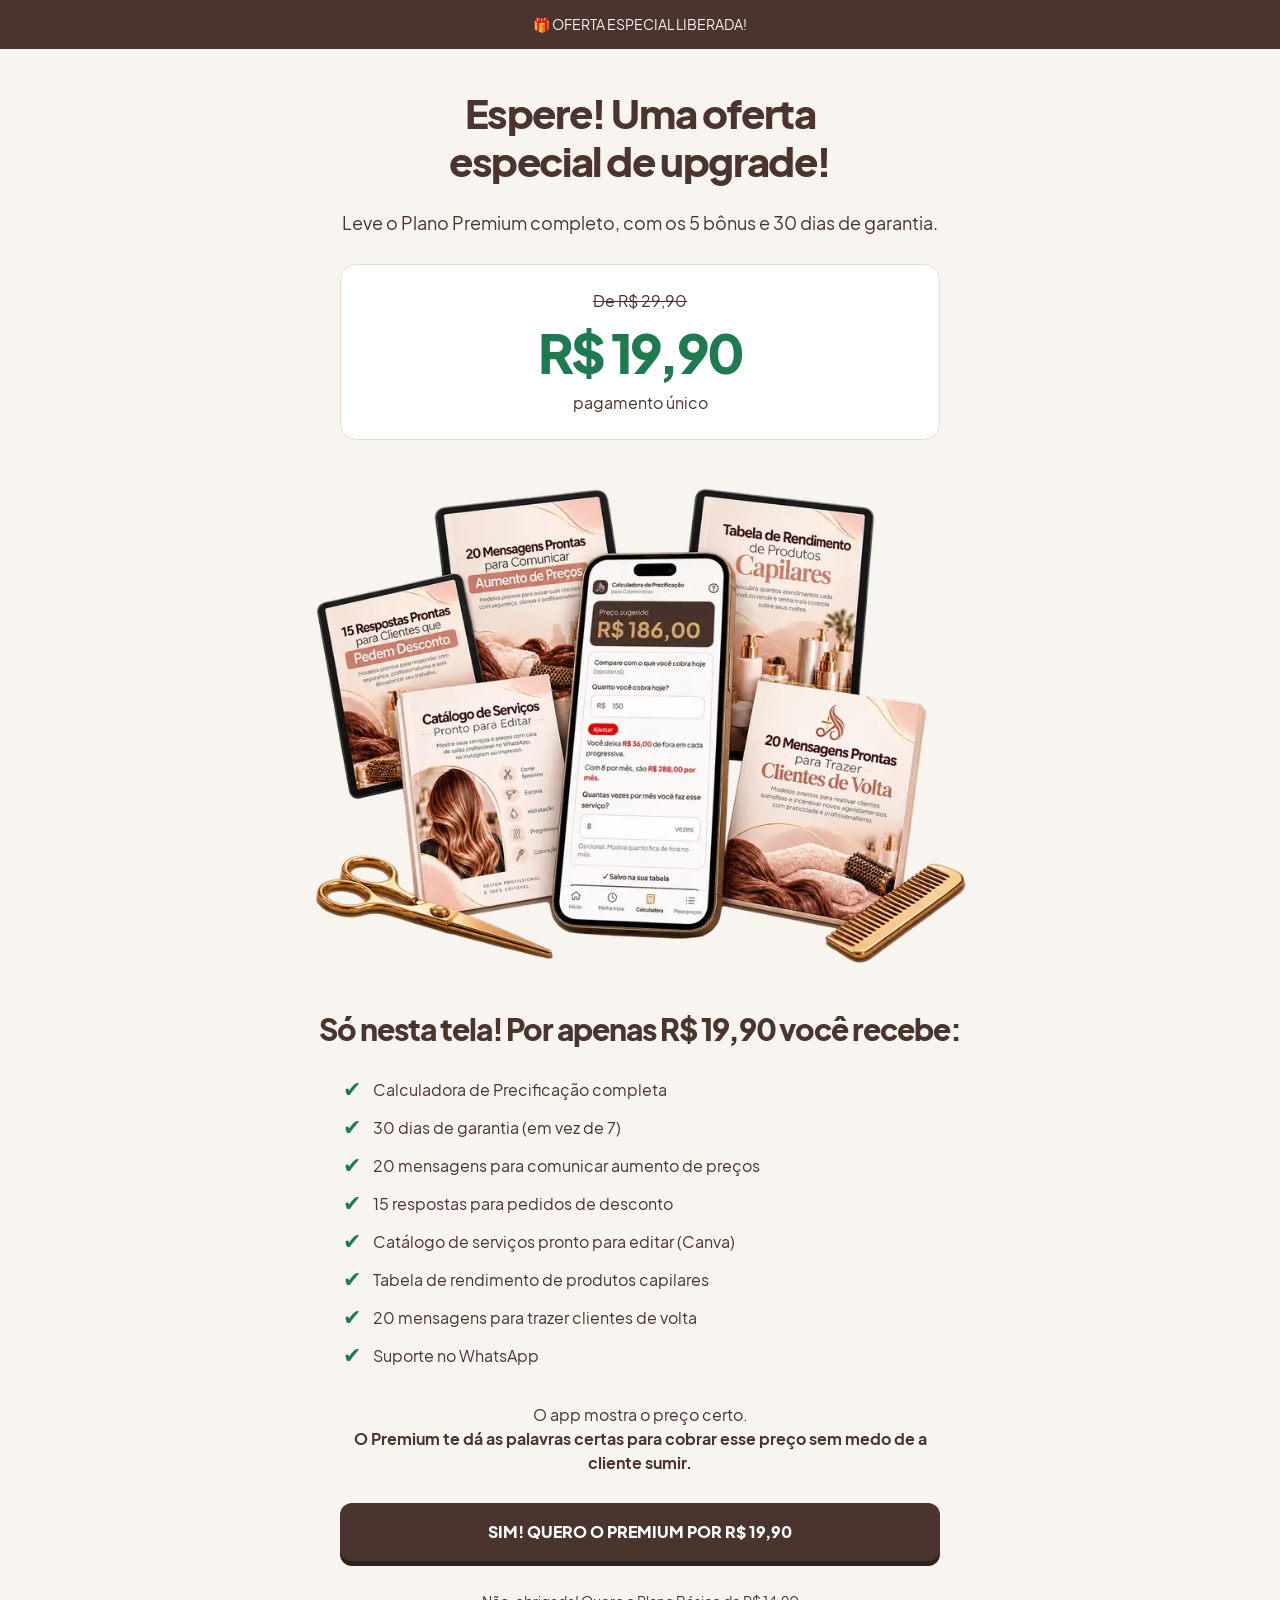
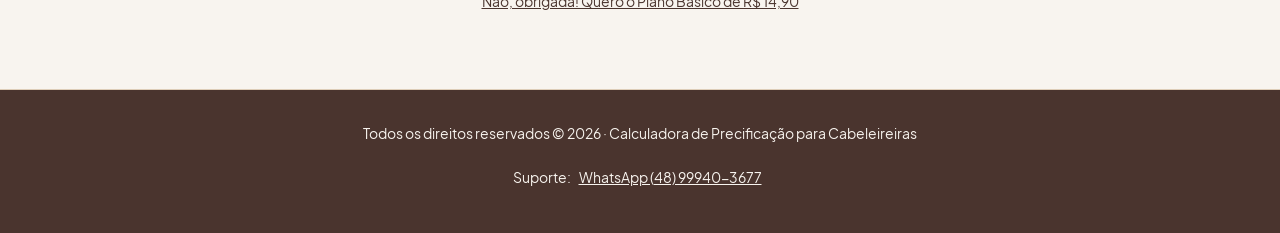
<file: upgrade/index.html>
<!doctype html>
<html lang="pt-BR"><head><meta charset="utf-8"><meta name="viewport" content="width=device-width, initial-scale=1"><title>Oferta especial · Plano Premium por R$ 19,90</title><meta name="description" content="Descubra o valor da sua hora e o preço certo de cada serviço. Calculadora de Precificação para Cabeleireiras."><meta name="theme-color" content="#F8F4EF"><meta name="robots" content="noindex,nofollow"><link rel="icon" type="image/webp" href="/b/assets/icone-400.webp"><link rel="preload" href="/b/assets/jakarta-800.woff2" as="font" type="font/woff2" crossorigin><link rel="stylesheet" href="/b/estilos.css">
<!-- UTMs e Pixel removidos a pedido do Luiz. Reinstalar apenas na etapa final. -->
<script defer src="/config.js"></script><script defer src="/b/script.js"></script></head><body data-page="upgrade"><div class="ribbon">🎁 OFERTA ESPECIAL LIBERADA!</div><main class="upgrade" id="conteudo"><div class="narrow"><h1>Espere! Uma oferta especial de upgrade!</h1><p class="lead">Leve o Plano Premium completo, com os 5 bônus e 30 dias de garantia.</p><div class="upgrade-price"><p><del>De R$&nbsp;29,90</del></p><p class="price">R$&nbsp;19,90</p><p>pagamento único</p></div><div class="upgrade-bundle"><img class="premium-mockup" src="/b/assets/mockup-premium-400.webp" srcset="/b/assets/mockup-premium-400.webp 400w, /b/assets/mockup-premium-800.webp 800w" sizes="(max-width:650px) 90vw, 480px" width="400" height="300" alt="Calculadora de Precificação no celular com os 5 bônus do Premium" loading="lazy" decoding="async"></div><h2>Só nesta tela! Por apenas R$&nbsp;19,90 você recebe:</h2><ul class="checks"><li>Calculadora de Precificação completa</li><li>30 dias de garantia (em vez de 7)</li><li>20 mensagens para comunicar aumento de preços</li><li>15 respostas para pedidos de desconto</li><li>Catálogo de serviços pronto para editar (Canva)</li><li>Tabela de rendimento de produtos capilares</li><li>20 mensagens para trazer clientes de volta</li><li>Suporte no WhatsApp</li></ul><p class="reinforcement">O app mostra o preço certo.<br><strong>O Premium te dá as palavras certas para cobrar esse preço sem medo de a cliente sumir.</strong></p><a class="cta" href="#conteudo" data-checkout="upgrade">SIM! QUERO O PREMIUM POR R$&nbsp;19,90</a><a class="decline" href="#conteudo" data-checkout="basico">Não, obrigada! Quero o Plano Básico de R$&nbsp;14,90</a></div></main><footer class="footer"><p>Todos os direitos reservados © 2026 · Calculadora de Precificação para Cabeleireiras</p><!-- PENDENTE: Responsável / CNPJ ou CPF: PREENCHER; e-mail: PREENCHER; Termos e Privacidade: CRIAR após dados aprovados. --><p data-responsavel hidden></p><p>Suporte: <a href="https://wa.me/5548999403677">WhatsApp (48) 99940-3677</a><a data-email hidden></a></p><nav aria-label="Documentos legais"><a data-termos hidden>Termos de uso</a><a data-privacidade hidden>Política de privacidade</a></nav></footer></body></html>
</file>
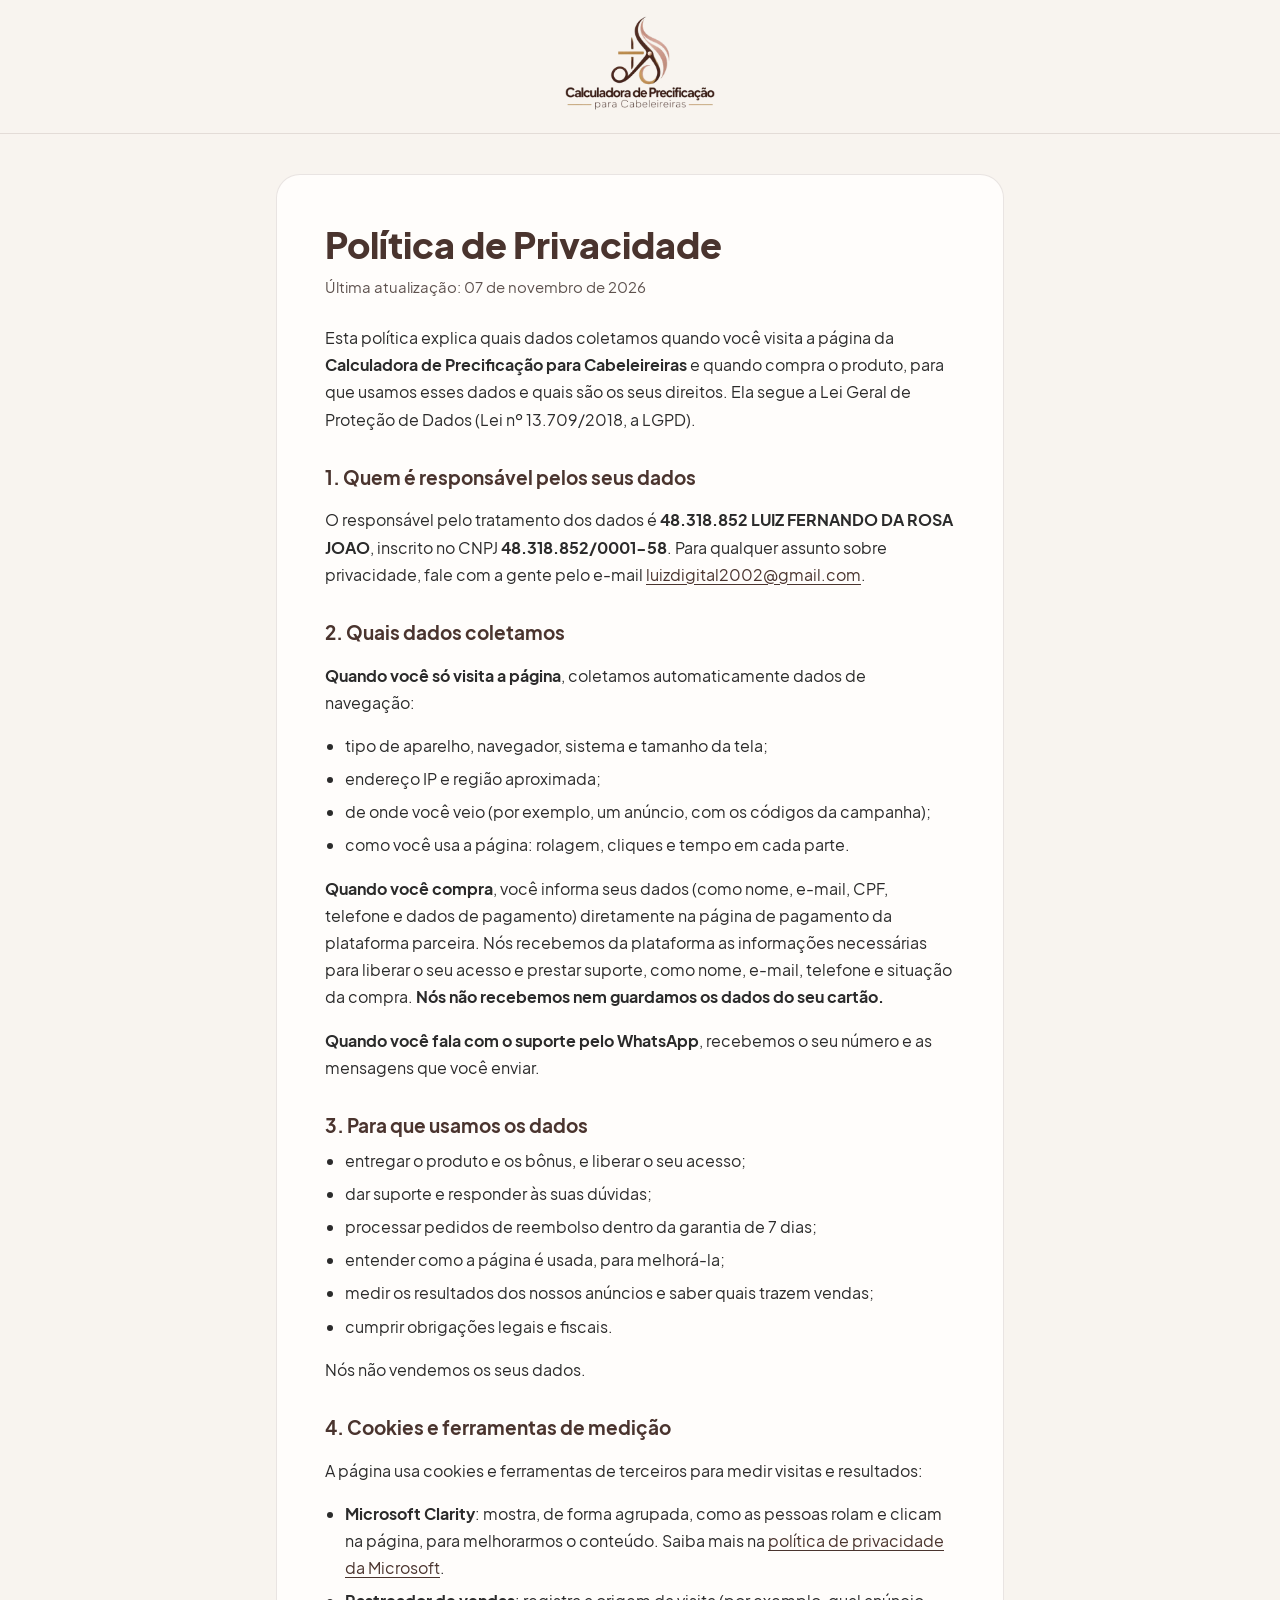
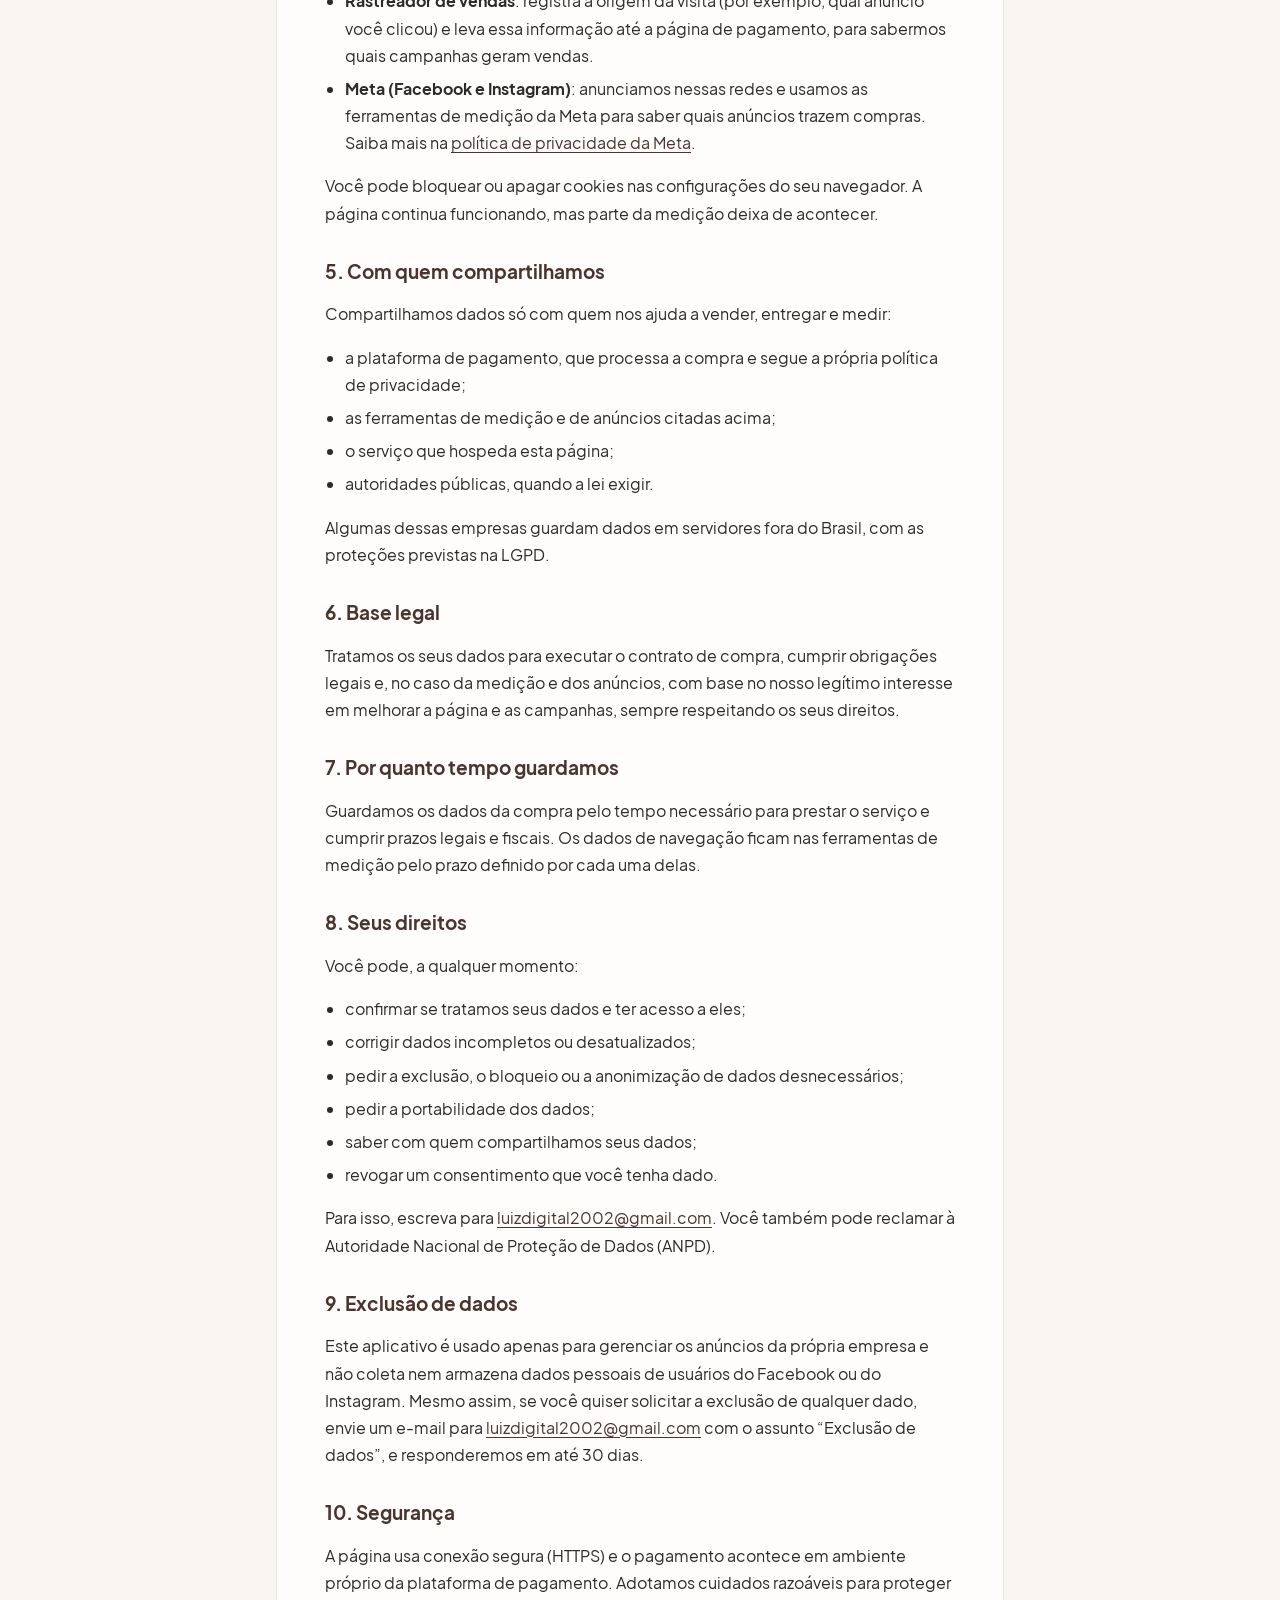
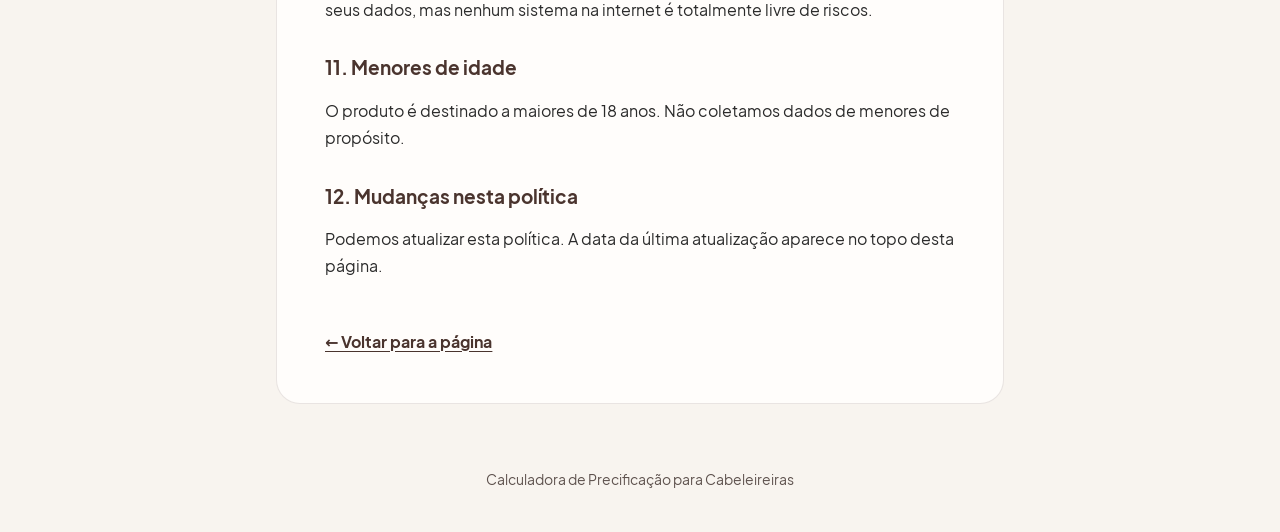
<file: politica-de-privacidade.html>
<!doctype html>
<html lang="pt-BR">
<head>
  <meta charset="utf-8">
  <meta name="viewport" content="width=device-width, initial-scale=1">
  <title>Política de Privacidade | Calculadora de Precificação para Cabeleireiras</title>
  <meta name="description" content="Como tratamos os seus dados na página e na compra da Calculadora de Precificação para Cabeleireiras.">
  <meta name="robots" content="noindex, follow">
  <meta name="theme-color" content="#F8F4EF">
  <link rel="icon" type="image/png" sizes="48x48" href="imagens/marca/icone-48.png">
  <!-- Página sem rastreadores (sem Clarity e sem o rastreador de vendas). -->
  <style>
    @font-face { font-family: "Plus Jakarta Sans"; src: url("fontes/jakarta-400.woff2") format("woff2"); font-weight: 400; font-display: swap; }
    @font-face { font-family: "Plus Jakarta Sans"; src: url("fontes/jakarta-700.woff2") format("woff2"); font-weight: 700; font-display: swap; }
    @font-face { font-family: "Plus Jakarta Sans"; src: url("fontes/jakarta-800.woff2") format("woff2"); font-weight: 800; font-display: swap; }
    :root { color-scheme: light; --cafe: #4A342E; --off: #F8F4EF; --dourado: #C7A26A; --grafite: #2B2B2B; --suave: #5E524E; --linha: rgba(74, 52, 46, 0.12); --branco: #FFFDFB; }
    *, *::before, *::after { box-sizing: border-box; }
    body { margin: 0; font-family: "Plus Jakarta Sans", system-ui, -apple-system, "Segoe UI", Roboto, sans-serif; font-size: 1rem; line-height: 1.7; color: var(--grafite); background: var(--off); }
    .topo { border-bottom: 1px solid var(--linha); padding: 16px; text-align: center; }
    .topo a { display: inline-block; }
    .topo img { width: 150px; height: auto; display: block; }
    main { max-width: 760px; margin: 0 auto; padding: 40px 16px 64px; }
    .cartao { background: var(--branco); border: 1px solid var(--linha); border-radius: 24px; padding: 32px 24px; }
    h1 { font-weight: 800; color: var(--cafe); font-size: clamp(1.75rem, 5vw, 2.25rem); line-height: 1.2; margin: 0 0 8px; }
    .atualizada { color: var(--suave); font-size: 0.9375rem; margin: 0 0 24px; }
    h2 { font-weight: 700; color: var(--cafe); font-size: 1.1875rem; line-height: 1.35; margin: 32px 0 8px; }
    p, li { color: var(--grafite); }
    ul { padding-left: 1.25rem; margin: 8px 0 16px; }
    li { margin-bottom: 6px; }
    a { color: var(--cafe); text-underline-offset: 3px; }
    .voltar { display: inline-block; margin-top: 32px; font-weight: 700; }
    footer { text-align: center; color: var(--suave); font-size: 0.875rem; padding: 0 16px 40px; }
    @media (min-width: 768px) { .cartao { padding: 48px; } }
  </style>
</head>
<body>
  <header class="topo">
    <a href="./"><img src="imagens/marca/logo-completa.webp" alt="Calculadora de Precificação para Cabeleireiras" width="440" height="276"></a>
  </header>

  <main>
    <article class="cartao">
      <h1>Política de Privacidade</h1>
      <p class="atualizada">Última atualização: 07 de novembro de 2026</p>

      <p>Esta política explica quais dados coletamos quando você visita a página da <strong>Calculadora de Precificação para Cabeleireiras</strong> e quando compra o produto, para que usamos esses dados e quais são os seus direitos. Ela segue a Lei Geral de Proteção de Dados (Lei nº 13.709/2018, a LGPD).</p>

      <h2>1. Quem é responsável pelos seus dados</h2>
      <p>O responsável pelo tratamento dos dados é <strong>48.318.852 LUIZ FERNANDO DA ROSA JOAO</strong>, inscrito no CNPJ <strong>48.318.852/0001-58</strong>. Para qualquer assunto sobre privacidade, fale com a gente pelo e-mail <a href="mailto:luizdigital2002@gmail.com">luizdigital2002@gmail.com</a>.</p>

      <h2>2. Quais dados coletamos</h2>
      <p><strong>Quando você só visita a página</strong>, coletamos automaticamente dados de navegação:</p>
      <ul>
        <li>tipo de aparelho, navegador, sistema e tamanho da tela;</li>
        <li>endereço IP e região aproximada;</li>
        <li>de onde você veio (por exemplo, um anúncio, com os códigos da campanha);</li>
        <li>como você usa a página: rolagem, cliques e tempo em cada parte.</li>
      </ul>
      <p><strong>Quando você compra</strong>, você informa seus dados (como nome, e-mail, CPF, telefone e dados de pagamento) diretamente na página de pagamento da plataforma parceira. Nós recebemos da plataforma as informações necessárias para liberar o seu acesso e prestar suporte, como nome, e-mail, telefone e situação da compra. <strong>Nós não recebemos nem guardamos os dados do seu cartão.</strong></p>
      <p><strong>Quando você fala com o suporte pelo WhatsApp</strong>, recebemos o seu número e as mensagens que você enviar.</p>

      <h2>3. Para que usamos os dados</h2>
      <ul>
        <li>entregar o produto e os bônus, e liberar o seu acesso;</li>
        <li>dar suporte e responder às suas dúvidas;</li>
        <li>processar pedidos de reembolso dentro da garantia de 7 dias;</li>
        <li>entender como a página é usada, para melhorá-la;</li>
        <li>medir os resultados dos nossos anúncios e saber quais trazem vendas;</li>
        <li>cumprir obrigações legais e fiscais.</li>
      </ul>
      <p>Nós não vendemos os seus dados.</p>

      <h2>4. Cookies e ferramentas de medição</h2>
      <p>A página usa cookies e ferramentas de terceiros para medir visitas e resultados:</p>
      <ul>
        <li><strong>Microsoft Clarity</strong>: mostra, de forma agrupada, como as pessoas rolam e clicam na página, para melhorarmos o conteúdo. Saiba mais na <a href="https://privacy.microsoft.com/pt-br/privacystatement" target="_blank" rel="noopener">política de privacidade da Microsoft</a>.</li>
        <li><strong>Rastreador de vendas</strong>: registra a origem da visita (por exemplo, qual anúncio você clicou) e leva essa informação até a página de pagamento, para sabermos quais campanhas geram vendas.</li>
        <li><strong>Meta (Facebook e Instagram)</strong>: anunciamos nessas redes e usamos as ferramentas de medição da Meta para saber quais anúncios trazem compras. Saiba mais na <a href="https://www.facebook.com/privacy/policy/" target="_blank" rel="noopener">política de privacidade da Meta</a>.</li>
      </ul>
      <p>Você pode bloquear ou apagar cookies nas configurações do seu navegador. A página continua funcionando, mas parte da medição deixa de acontecer.</p>

      <h2>5. Com quem compartilhamos</h2>
      <p>Compartilhamos dados só com quem nos ajuda a vender, entregar e medir:</p>
      <ul>
        <li>a plataforma de pagamento, que processa a compra e segue a própria política de privacidade;</li>
        <li>as ferramentas de medição e de anúncios citadas acima;</li>
        <li>o serviço que hospeda esta página;</li>
        <li>autoridades públicas, quando a lei exigir.</li>
      </ul>
      <p>Algumas dessas empresas guardam dados em servidores fora do Brasil, com as proteções previstas na LGPD.</p>

      <h2>6. Base legal</h2>
      <p>Tratamos os seus dados para executar o contrato de compra, cumprir obrigações legais e, no caso da medição e dos anúncios, com base no nosso legítimo interesse em melhorar a página e as campanhas, sempre respeitando os seus direitos.</p>

      <h2>7. Por quanto tempo guardamos</h2>
      <p>Guardamos os dados da compra pelo tempo necessário para prestar o serviço e cumprir prazos legais e fiscais. Os dados de navegação ficam nas ferramentas de medição pelo prazo definido por cada uma delas.</p>

      <h2>8. Seus direitos</h2>
      <p>Você pode, a qualquer momento:</p>
      <ul>
        <li>confirmar se tratamos seus dados e ter acesso a eles;</li>
        <li>corrigir dados incompletos ou desatualizados;</li>
        <li>pedir a exclusão, o bloqueio ou a anonimização de dados desnecessários;</li>
        <li>pedir a portabilidade dos dados;</li>
        <li>saber com quem compartilhamos seus dados;</li>
        <li>revogar um consentimento que você tenha dado.</li>
      </ul>
      <p>Para isso, escreva para <a href="mailto:luizdigital2002@gmail.com">luizdigital2002@gmail.com</a>. Você também pode reclamar à Autoridade Nacional de Proteção de Dados (ANPD).</p>

      <h2 id="exclusao-de-dados">9. Exclusão de dados</h2>
      <p>Este aplicativo é usado apenas para gerenciar os anúncios da própria empresa e não coleta nem armazena dados pessoais de usuários do Facebook ou do Instagram. Mesmo assim, se você quiser solicitar a exclusão de qualquer dado, envie um e-mail para <a href="mailto:luizdigital2002@gmail.com?subject=Exclus%C3%A3o%20de%20dados">luizdigital2002@gmail.com</a> com o assunto “Exclusão de dados”, e responderemos em até 30 dias.</p>

      <h2>10. Segurança</h2>
      <p>A página usa conexão segura (HTTPS) e o pagamento acontece em ambiente próprio da plataforma de pagamento. Adotamos cuidados razoáveis para proteger seus dados, mas nenhum sistema na internet é totalmente livre de riscos.</p>

      <h2>11. Menores de idade</h2>
      <p>O produto é destinado a maiores de 18 anos. Não coletamos dados de menores de propósito.</p>

      <h2>12. Mudanças nesta política</h2>
      <p>Podemos atualizar esta política. A data da última atualização aparece no topo desta página.</p>

      <a class="voltar" href="./">← Voltar para a página</a>
    </article>
  </main>

  <footer>Calculadora de Precificação para Cabeleireiras</footer>
</body>
</html>
</file>
<file: estilos.css>
/* =========================================================
   Calculadora de Precificação para Cabeleireiras — Página de vendas
   Design system: escala de 8px, paleta oficial da marca, Plus Jakarta Sans
   ========================================================= */

/* Fonte guardada no próprio site (mais rápido que buscar no Google Fonts) */
@font-face { font-family: "Plus Jakarta Sans"; src: url("fontes/jakarta-400.woff2") format("woff2"); font-weight: 400; font-display: swap; }
@font-face { font-family: "Plus Jakarta Sans"; src: url("fontes/jakarta-600.woff2") format("woff2"); font-weight: 600; font-display: swap; }
@font-face { font-family: "Plus Jakarta Sans"; src: url("fontes/jakarta-700.woff2") format("woff2"); font-weight: 700; font-display: swap; }
@font-face { font-family: "Plus Jakarta Sans"; src: url("fontes/jakarta-800.woff2") format("woff2"); font-weight: 800; font-display: swap; }

:root {
  color-scheme: light;

  /* Paleta oficial */
  --cafe: #4A342E;
  --off: #F8F4EF;
  --nude: #D8B7B0;
  --dourado: #C7A26A;
  --grafite: #2B2B2B;

  /* Tons derivados (mesma família) */
  --cafe-escuro: #3B2925;
  --nude-claro: #F3E9E5;
  --nude-medio: #E9D6D0;
  --dourado-claro: #EFE3CC;
  --branco: #FFFDFB;
  --texto-suave: #5E524E;
  --linha: rgba(74, 52, 46, 0.12);
  --linha-forte: rgba(74, 52, 46, 0.22);

  /* Espaçamento (8px) */
  --e1: 8px;  --e2: 16px; --e3: 24px; --e4: 32px;
  --e5: 40px; --e6: 48px; --e8: 64px; --e10: 80px; --e12: 96px;

  /* Raios */
  --r-sm: 12px; --r-md: 16px; --r-lg: 24px; --r-xl: 32px; --r-pill: 999px;

  /* Sombras discretas */
  --sombra-1: 0 1px 2px rgba(74, 52, 46, 0.05), 0 4px 16px rgba(74, 52, 46, 0.06);
  --sombra-2: 0 2px 6px rgba(74, 52, 46, 0.06), 0 18px 40px rgba(74, 52, 46, 0.10);
  --sombra-celular: 0 24px 48px rgba(59, 41, 37, 0.22), 0 6px 14px rgba(59, 41, 37, 0.12);

  --container: 1200px;
  --altura-cabecalho: 72px;
  --fonte: "Plus Jakarta Sans", system-ui, -apple-system, "Segoe UI", Roboto, sans-serif;
}

/* ---------- Base ---------- */
*, *::before, *::after { box-sizing: border-box; }
html { -webkit-text-size-adjust: 100%; scroll-padding-top: 16px; }
@media (prefers-reduced-motion: no-preference) { html { scroll-behavior: smooth; } }
body {
  margin: 0;
  font-family: var(--fonte);
  font-size: 1rem;
  line-height: 1.6;
  color: var(--grafite);
  background: var(--off);
  overflow-x: hidden;
  -webkit-font-smoothing: antialiased;
}
img, svg { display: block; max-width: 100%; }
img { height: auto; }
h1, h2, h3, p, ul, ol, figure { margin: 0; }
ul, ol { padding: 0; list-style: none; }
a { color: inherit; }
s { text-decoration-thickness: 2px; }

.sr-only {
  position: absolute; width: 1px; height: 1px; padding: 0; margin: -1px;
  overflow: hidden; clip: rect(0 0 0 0); white-space: nowrap; border: 0;
}
.pular {
  position: absolute; left: var(--e2); top: -100px; z-index: 100;
  background: var(--cafe); color: var(--off); padding: var(--e1) var(--e2);
  border-radius: var(--r-sm); font-weight: 600; text-decoration: none;
}
.pular:focus { top: var(--e2); }
:focus-visible { outline: 3px solid var(--dourado); outline-offset: 3px; border-radius: 6px; }

.icone {
  width: 1.25em; height: 1.25em; flex: none;
  fill: none; stroke: currentColor; stroke-width: 2; stroke-linecap: round; stroke-linejoin: round;
}

.container { width: 100%; max-width: var(--container); margin-inline: auto; padding-inline: var(--e2); }
.container--estreito { max-width: 840px; }
@media (min-width: 768px) { .container { padding-inline: var(--e4); } }

/* ---------- Tipografia ---------- */
.titulo-secao {
  font-size: clamp(1.625rem, 1.2rem + 2vw, 2.5rem);
  line-height: 1.18;
  font-weight: 800;
  letter-spacing: -0.02em;
  color: var(--cafe);
  text-wrap: balance;
}
.titulo-secao--centro { text-align: center; max-width: 760px; margin-inline: auto; }
.titulo-secao--claro { color: var(--off); }
.subtitulo { margin-top: var(--e2); font-size: 1.0625rem; color: var(--texto-suave); max-width: 560px; }
.subtitulo--centro { text-align: center; margin-inline: auto; }
.subtitulo--claro { color: var(--nude-medio); }

/* ---------- Botões ---------- */
.botao {
  display: inline-flex; align-items: center; justify-content: center; gap: var(--e1);
  min-height: 56px; padding: var(--e2) var(--e4);
  border: 2px solid var(--cafe); border-radius: var(--r-pill);
  background: var(--cafe); color: var(--off);
  font: 700 1rem/1.25 var(--fonte); letter-spacing: -0.005em; text-align: center;
  text-decoration: none; cursor: pointer;
  box-shadow: 0 8px 20px rgba(74, 52, 46, 0.22);
  transition: transform 0.18s ease, box-shadow 0.18s ease, background-color 0.18s ease, color 0.18s ease;
}
.botao .icone { width: 1.125em; height: 1.125em; transition: transform 0.18s ease; }
.botao:hover { background: var(--cafe-escuro); border-color: var(--cafe-escuro); transform: translateY(-2px); box-shadow: 0 12px 26px rgba(74, 52, 46, 0.28); }
.botao:hover .icone { transform: translateX(3px); }
.botao:active { transform: translateY(0); box-shadow: 0 4px 10px rgba(74, 52, 46, 0.22); }
.botao--grande { min-height: 64px; padding-inline: var(--e5); font-size: 1.0625rem; }

.botao--bloco { width: 100%; }

.botao--dourado { background: var(--dourado); border-color: var(--dourado); color: var(--cafe-escuro); box-shadow: 0 10px 24px rgba(199, 162, 106, 0.35); }
.botao--dourado:hover { background: #D4B37F; border-color: #D4B37F; box-shadow: 0 14px 30px rgba(199, 162, 106, 0.45); }
@media (max-width: 479px) { .botao { width: 100%; padding-inline: var(--e3); } }

/* ---------- Cabeçalho ---------- */
/* Logo fica só no topo da primeira dobra (não acompanha a rolagem) */
.cabecalho { position: relative; z-index: 5; background: var(--off); }
.cabecalho__interno { display: flex; align-items: center; justify-content: center; gap: var(--e2); height: var(--altura-cabecalho); }
.marca { display: flex; align-items: center; gap: 10px; text-decoration: none; min-height: 44px; }
.marca__simbolo { width: auto; height: 44px; }
.marca__nome { width: auto; height: 30px; }

@media (min-width: 768px) {

  .marca__nome { height: 34px; }
}
@media (max-width: 359px) { .marca__nome { height: 24px; } }

/* ---------- Seções ---------- */
.secao { padding-block: var(--e10); }
@media (min-width: 1024px) { .secao { padding-block: var(--e12); } }
.secao--branca { background: var(--branco); }
.secao--off { background: var(--off); }
.secao--nude { background: var(--nude-claro); }
.secao--cafe { background: var(--cafe); color: var(--off); }

/* ---------- Placeholders de imagem ---------- */

/* ---------- Celular (mockup) ---------- */
.celular {
  position: relative;
  container-type: inline-size; /* a moldura usa a largura do próprio celular */
  padding: 0;
  border-radius: 15% / 7%; /* proporcional: o celular mantém o formato em qualquer tamanho */
  background: linear-gradient(145deg, #5A423B, var(--cafe-escuro));
  box-shadow: var(--sombra-celular), inset 0 0 0 1px rgba(255, 255, 255, 0.08);
}
.celular::before {
  content: ""; position: absolute; z-index: 2; top: 17px; left: 50%; transform: translateX(-50%);
  width: 28%; height: 18px; border-radius: var(--r-pill); background: var(--cafe-escuro);
}
.celular__tela { aspect-ratio: 390 / 844; margin: 3.4cqw; border-radius: 12.5% / 5.8%; }
/* Faixa de "barra de status" para o entalhe não cobrir a captura */
.celular__tela:not(.slot--vazio) { padding-top: 9%; background: #F8F4EF; }
.celular::before { width: 24%; height: auto; aspect-ratio: 5 / 1; top: 2.2%; }

/* ---------- DOBRA 1 | HERO ---------- */
.hero { position: relative; padding-block: var(--e5) var(--e10); overflow: hidden; }

.hero__titulo {
  font-size: clamp(2.25rem, 1.4rem + 4.6vw, 4.25rem);
  line-height: 1.04; font-weight: 800; letter-spacing: -0.03em;
  color: var(--cafe); text-wrap: balance;
}
.hero__descricao {
  margin: var(--e3) auto var(--e4);
  max-width: 540px; font-size: clamp(1.0625rem, 1rem + 0.35vw, 1.25rem); line-height: 1.55; color: var(--texto-suave);
}
.seguranca {
  display: flex; flex-wrap: wrap; justify-content: center; align-items: center; gap: 6px 10px;
  margin-top: var(--e3); font-size: 0.875rem; font-weight: 600; color: var(--texto-suave);
}
.seguranca > span:not(.seguranca__ponto) { display: inline-flex; align-items: center; gap: 6px; }
.seguranca .icone { width: 16px; height: 16px; color: var(--dourado); }
.seguranca__ponto { color: var(--dourado); }
@media (max-width: 479px) {
  .seguranca { gap: 8px 16px; }
  .seguranca__ponto { display: none; }
}

.hero__visual { position: relative; width: min(100%, 420px); margin-inline: auto; padding: var(--e4) 0; }
.hero__circulo {
  position: absolute; left: 50%; top: 50%; width: 104%; aspect-ratio: 1; transform: translate(-50%, -50%);
  border-radius: 50%;
  background: radial-gradient(circle at 50% 40%, var(--nude-medio), var(--nude) 75%);
}
.hero__circulo::after {
  content: ""; position: absolute; inset: -14px; border-radius: 50%;
  border: 2px dashed rgba(199, 162, 106, 0.7);
}
.celular--hero { width: 62%; margin-inline: auto; }

@media (min-width: 1024px) {
  .hero { padding-block: var(--e8) var(--e12); }

  .hero__descricao { margin-inline: 0; }
  .seguranca { justify-content: flex-start; }
  .hero__visual { grid-column: 8 / span 5; width: 100%; }

}

/* Primeira dobra mais compacta no celular */
@media (max-width: 767px) {
  .hero { padding-top: var(--e3); }

  .seguranca { margin-top: var(--e2); }
  .hero__visual { padding-top: var(--e2); }
}

/* ---------- Layout dividido (texto + imagem) ---------- */

/* ---------- DOBRA 2 | O QUE VOCÊ RECEBE ---------- */

/* ---------- DOBRA 3 | COMO FUNCIONA (linha do tempo, só texto) ---------- */
.passos { position: relative; display: grid; gap: var(--e3); max-width: 1080px; margin: var(--e6) auto 0; }
.passo { position: relative; display: grid; grid-template-columns: 56px 1fr; gap: var(--e2); align-items: start; }
/* linha que liga os números (vertical no celular) */
.passo:not(:last-child)::before {
  content: ""; position: absolute; left: 27px; top: 64px; bottom: calc(var(--e3) * -1 + 8px);
  border-left: 2px dashed rgba(199, 162, 106, 0.7);
}
.passo__numero {
  position: relative; z-index: 1;
  display: grid; place-items: center; width: 56px; height: 56px; border-radius: 50%;
  background: var(--cafe); color: var(--dourado);
  font-size: 1.5rem; font-weight: 800; line-height: 1;
  box-shadow: 0 0 0 6px var(--nude-claro), 0 0 0 7px rgba(199, 162, 106, 0.55);
}
.passo__cartao {
  height: 100%; padding: var(--e3);
  border: 1px solid var(--linha); border-radius: var(--r-lg);
  background: var(--branco); box-shadow: var(--sombra-1);
  transition: translate 0.2s ease, box-shadow 0.2s ease;
}
.passo:hover .passo__cartao { translate: 0 -4px; box-shadow: var(--sombra-2); }
.passo__icone {
  display: grid; place-items: center; width: 44px; height: 44px; margin-bottom: var(--e2);
  border-radius: var(--r-sm); background: var(--nude-claro); color: var(--cafe);
}
.passo__titulo { font-size: 1.1875rem; font-weight: 800; letter-spacing: -0.01em; color: var(--cafe); margin-bottom: var(--e1); }
.passo p { color: var(--texto-suave); }

@media (min-width: 900px) {
  .passos { grid-template-columns: repeat(3, 1fr); gap: var(--e4); }
  /* linha horizontal atrás dos números */
  .passos::before {
    content: ""; position: absolute; top: 27px; left: 16.66%; right: 16.66%;
    border-top: 2px dashed rgba(199, 162, 106, 0.7);
  }
  .passo { display: flex; flex-direction: column; align-items: center; gap: var(--e3); text-align: center; }
  .passo__cartao { flex: 1; }
  .passo:not(:last-child)::before { display: none; }
  .passo__cartao { width: 100%; padding: var(--e4) var(--e3); }
  .passo__icone { margin-inline: auto; }
}

.fecho { margin-top: var(--e8); display: flex; flex-direction: column; align-items: center; gap: var(--e4); text-align: center; }
.fecho__frase {
  max-width: 760px; text-align: center;
  font-size: clamp(1.25rem, 1rem + 1vw, 1.75rem); font-weight: 600; line-height: 1.35; letter-spacing: -0.015em;
  color: var(--texto-suave); text-wrap: balance;
}
/* filete dourado acima da frase */
.fecho__frase::before {
  content: ""; display: block; width: 56px; height: 2px; margin: 0 auto var(--e3);
  background: var(--dourado); border-radius: 2px;
}
.fecho__frase strong {
  font-weight: 800; color: var(--cafe); white-space: nowrap;
  background: linear-gradient(transparent 62%, rgba(199, 162, 106, 0.38) 62%);
  padding: 0 2px;
}
@media (max-width: 599px) {
  .fecho__frase span, .fecho__frase strong { display: block; width: fit-content; margin-inline: auto; }
}

/* ---------- DOBRA 4 | PROVA SOCIAL ---------- */
.secao--cafe { position: relative; overflow: hidden; }
.secao--cafe::before {
  content: ""; position: absolute; inset: auto -10% -40% auto; width: 520px; height: 520px; border-radius: 50%;
  background: radial-gradient(circle, rgba(216, 183, 176, 0.18), transparent 70%); pointer-events: none;
}
.depoimentos { position: relative; display: grid; gap: var(--e3); margin-top: var(--e6); justify-items: center; }
.depoimento {
  width: 100%; max-width: 360px; padding: var(--e2);
  border-radius: var(--r-lg); background: var(--branco); box-shadow: 0 18px 40px rgba(0, 0, 0, 0.18);
  transition: translate 0.2s ease;
}
.depoimento:hover { translate: 0 -4px; }
.depoimento__print { aspect-ratio: 4 / 5; border-radius: var(--r-md); }
.depoimento__print > img { object-fit: contain; background: var(--branco); }

@media (min-width: 768px) { .depoimentos { grid-template-columns: repeat(3, 1fr); } }

/* ---------- DOBRA 5 | BÔNUS ---------- */
.bonus-grade { display: grid; gap: var(--e3); margin-top: var(--e6); }
.bonus {
  display: flex; flex-direction: column;
  border: 1px solid var(--linha); border-radius: var(--r-lg);
  background: var(--off); box-shadow: var(--sombra-1); overflow: hidden;
  transition: translate 0.2s ease, box-shadow 0.2s ease;
}
.bonus:hover { translate: 0 -4px; box-shadow: var(--sombra-2); }
.bonus__imagem { aspect-ratio: 4 / 3; margin: 12px 12px 0; border-radius: var(--r-md); overflow: hidden; background: var(--nude-claro); }
.bonus__imagem > img { display: block; width: 100%; height: 100%; object-fit: cover; transition: transform 0.4s ease; }
.bonus:hover .bonus__imagem > img { transform: scale(1.03); }
.bonus__corpo { display: flex; flex-direction: column; flex: 1; padding: var(--e3); }
.etiqueta {
  align-self: flex-start;
  padding: 4px 12px; border-radius: var(--r-pill);
  background: var(--nude-claro); border: 1px solid var(--nude);
  font-size: 0.75rem; font-weight: 800; letter-spacing: 0.08em; color: var(--cafe);
}
.bonus__titulo { margin: var(--e2) 0 var(--e1); font-size: 1.125rem; line-height: 1.3; font-weight: 800; color: var(--cafe); }
.bonus__corpo > p { color: var(--texto-suave); }
.bonus__rodape {
  display: flex; flex-wrap: wrap; align-items: center; justify-content: space-between; gap: var(--e1) var(--e2);
  margin-top: auto; padding-top: var(--e3);
}
.bonus__valor { font-size: 0.875rem; font-weight: 600; color: var(--texto-suave); }
.selo-incluido {
  display: inline-flex; align-items: center; gap: 6px;
  padding: 6px 12px; border-radius: var(--r-pill);
  background: var(--dourado); color: var(--cafe-escuro);
  font-size: 0.6875rem; font-weight: 800; letter-spacing: 0.06em;
}
.selo-incluido .icone { width: 14px; height: 14px; stroke-width: 3; }

/* Placeholder de documento: folhas empilhadas */

/* Placeholder de planilha: grade */

@media (min-width: 640px) { .bonus-grade { grid-template-columns: repeat(2, 1fr); } }
@media (min-width: 1024px) {
  .bonus-grade { grid-template-columns: repeat(6, 1fr); }
  .bonus { grid-column: span 2; }
  .bonus:nth-child(4) { grid-column: 2 / span 2; }
  .bonus:nth-child(5) { grid-column: 4 / span 2; }
}
@media (min-width: 640px) and (max-width: 1023px) {
  .bonus:nth-child(5) { grid-column: 1 / -1; max-width: calc(50% - 12px); justify-self: center; }
}

.total-bonus {
  display: flex; flex-direction: column; align-items: center; gap: var(--e2);
  max-width: 820px; margin: var(--e6) auto 0; padding: var(--e4) var(--e3);
  border: 2px solid var(--dourado); border-radius: var(--r-lg);
  background: var(--cafe); color: var(--off); text-align: center;
  box-shadow: var(--sombra-2);
}
.total-bonus__icone {
  display: grid; place-items: center; flex: none;
  width: 56px; height: 56px; border-radius: 50%;
  background: var(--dourado); color: var(--cafe-escuro);
}
.total-bonus__icone .icone { width: 26px; height: 26px; }
.total-bonus__valor { font-size: clamp(1.125rem, 1rem + 0.6vw, 1.375rem); font-weight: 700; }
.total-bonus__valor strong { color: var(--dourado); font-weight: 800; white-space: nowrap; }
.total-bonus__texto { margin-top: var(--e1); color: var(--nude-medio); }
@media (min-width: 768px) {
  .total-bonus { flex-direction: row; text-align: left; padding: var(--e4) var(--e5); gap: var(--e3); }
}

/* ---------- DOBRA 6 | OFERTA ---------- */
.planos {
  display: grid; gap: var(--e4);
  max-width: 980px; margin: var(--e6) auto 0;
  align-items: stretch;
}
.plano {
  position: relative;
  display: flex; flex-direction: column;
  padding: var(--e5) var(--e3) var(--e4);
  border: 1px solid var(--linha-forte); border-radius: var(--r-xl);
  background: var(--branco); box-shadow: var(--sombra-1);
}
.plano__nome { font-size: 0.875rem; font-weight: 800; letter-spacing: 0.12em; color: var(--cafe); }
.plano__de { margin-top: var(--e2); font-size: 0.9375rem; color: var(--texto-suave); }
.plano__de s { text-decoration-color: rgba(74, 52, 46, 0.6); }
.plano__preco { display: flex; align-items: flex-start; gap: 6px; margin-top: 4px; color: var(--cafe); line-height: 1; }
.plano__moeda { font-size: 1.25rem; font-weight: 700; padding-top: 10px; }
.plano__valor { font-size: clamp(3rem, 2.4rem + 3vw, 4rem); font-weight: 800; letter-spacing: -0.03em; }
.plano__pagamento { margin-top: var(--e1); font-size: 0.875rem; font-weight: 600; color: var(--texto-suave); }

.lista-check { display: grid; gap: 12px; margin: var(--e4) 0; padding-top: var(--e3); border-top: 1px solid var(--linha); flex: 1; }
.lista-check li { display: flex; gap: 12px; align-items: flex-start; line-height: 1.4; }
.lista-check .icone {
  width: 22px; height: 22px; padding: 4px; margin-top: 1px; border-radius: 50%;
  background: var(--nude-claro); color: var(--cafe); stroke-width: 3;
}

.plano--premium {
  border: 2px solid var(--dourado);
  background: linear-gradient(170deg, #533B34, var(--cafe-escuro));
  color: var(--off);
  box-shadow: 0 24px 56px rgba(59, 41, 37, 0.28);
}
.plano--premium .plano__nome { color: var(--dourado); }
.plano--premium .plano__de { color: var(--nude-medio); }
.plano--premium .plano__de s { text-decoration-color: rgba(233, 214, 208, 0.7); }
.plano--premium .plano__preco { color: var(--off); }
.plano--premium .plano__pagamento { color: var(--nude-medio); }
.plano--premium .lista-check { border-color: rgba(248, 244, 239, 0.14); }
.plano--premium .lista-check .icone { background: var(--dourado); color: var(--cafe-escuro); }
/* Premium: benefícios principais, depois os 5 bônus, garantia e nota do valor estimado */
.plano__beneficios { flex: 1; margin: var(--e4) 0; padding-top: var(--e3); border-top: 1px solid rgba(248, 244, 239, 0.14); }
.plano__beneficios .lista-check { margin: 0; padding-top: 0; border-top: 0; }
.plano__subtitulo {
  margin: var(--e3) 0 12px; padding-top: var(--e3);
  border-top: 1px dashed rgba(199, 162, 106, 0.45);
  font-weight: 800; color: var(--dourado);
}
.lista-check--garantia { margin-top: var(--e3) !important; }
.lista-check--garantia strong { font-weight: 700; color: var(--off); }
.plano__selo {
  position: absolute; top: 0; left: 50%; transform: translate(-50%, -50%);
  display: inline-flex; align-items: center; gap: 6px; white-space: nowrap;
  padding: 8px 18px; border-radius: var(--r-pill);
  background: var(--dourado); color: var(--cafe-escuro);
  font-size: 0.75rem; font-weight: 800; letter-spacing: 0.1em;
  box-shadow: 0 6px 16px rgba(199, 162, 106, 0.4);
}
.plano__selo .icone { width: 16px; height: 16px; }
.botao[data-pendente] { position: relative; }

@media (min-width: 640px) { .plano { padding-inline: var(--e5); } }
@media (min-width: 900px) {
  .planos { grid-template-columns: 1fr 1fr; align-items: center; }
  .plano--premium { padding-block: var(--e6) var(--e5); }
}

/* ---------- DOBRA 7 | GARANTIA ---------- */
.garantia { display: grid; gap: var(--e5); justify-items: center; text-align: center; max-width: 980px; }
.garantia__selo { position: relative; width: 200px; height: 200px; }
.garantia__aneis { width: 100%; height: 100%; }
.garantia__escudo {
  position: absolute; inset: 0; margin: auto; width: 76px; height: 76px;
  fill: none; stroke: var(--dourado); stroke-width: 1.6; stroke-linecap: round; stroke-linejoin: round;
}
.garantia__texto > p { color: var(--texto-suave); max-width: 560px; margin-inline: auto; }
.prazos { display: grid; gap: 12px; margin: var(--e4) 0 var(--e3); }
.prazo {
  display: flex; flex-wrap: wrap; align-items: baseline; justify-content: center; gap: 4px 8px;
  padding: 14px var(--e3); border-radius: var(--r-md);
  border: 1px solid var(--linha); background: var(--off);
}

.prazo strong { font-size: 1.125rem; font-weight: 800; color: var(--cafe); }
.prazo--premium { border-color: var(--dourado); background: var(--dourado-claro); }
.garantia__destaque { margin-top: var(--e3); font-size: 1.25rem; font-weight: 700; color: var(--cafe) !important; }
.garantia__destaque mark {
  background: linear-gradient(transparent 58%, rgba(199, 162, 106, 0.45) 58%);
  color: inherit; padding: 0 2px; font-weight: 800;
}
.garantia__fim { margin-top: var(--e1); font-weight: 600; }
@media (min-width: 900px) {
  .garantia { grid-template-columns: auto 1fr; gap: var(--e8); justify-items: start; text-align: left; align-items: center; }
  .garantia__selo { width: 260px; height: 260px; }
  .garantia__escudo { width: 96px; height: 96px; }
  .garantia__texto > p { margin-inline: 0; }
  .prazos { grid-template-columns: 1fr 1fr; }
  .prazo { justify-content: flex-start; }
}

/* ---------- DOBRA 8 | PERGUNTAS FREQUENTES ---------- */
.faq { display: grid; gap: 12px; }
.faq__item {
  border: 1px solid var(--linha); border-radius: var(--r-md);
  background: var(--branco);
  transition: border-color 0.2s ease, box-shadow 0.2s ease;
}
.faq__item[open] { border-color: rgba(199, 162, 106, 0.7); box-shadow: var(--sombra-1); }
.faq__item summary {
  display: flex; align-items: center; justify-content: space-between; gap: var(--e2);
  min-height: 64px; padding: var(--e2) var(--e3);
  font-size: 1.0625rem; font-weight: 700; line-height: 1.4; color: var(--cafe);
  cursor: pointer; list-style: none; border-radius: var(--r-md);
}
.faq__item summary::-webkit-details-marker { display: none; }
.faq__item summary:hover { background: rgba(243, 233, 229, 0.5); }
.faq__seta {
  width: 32px; height: 32px; padding: 6px; border-radius: 50%;
  background: var(--nude-claro); color: var(--cafe);
  transition: transform 0.25s ease, background-color 0.2s ease;
}
.faq__item[open] .faq__seta { transform: rotate(180deg); background: var(--dourado); color: var(--cafe-escuro); }
.faq__resposta { padding: 0 var(--e3) var(--e3); color: var(--texto-suave); }

@supports (interpolate-size: allow-keywords) {
  .faq { interpolate-size: allow-keywords; }
  .faq__item::details-content {
    block-size: 0; overflow: clip;
    transition: block-size 0.3s ease, content-visibility 0.3s allow-discrete;
  }
  .faq__item[open]::details-content { block-size: auto; }
}

/* ---------- Rodapé ---------- */
.rodape { background: var(--off); border-top: 1px solid var(--linha); padding-block: var(--e6); }
.rodape__interno { display: flex; flex-direction: column; align-items: center; gap: var(--e2); }
.rodape__links { margin: 0; font-size: 0.875rem; }
.rodape__links a { color: var(--texto-suave); text-underline-offset: 3px; }
.rodape__logo { width: 200px; }

/* ---------- Animação de entrada ---------- */
.js [data-revelar] { opacity: 0; transform: translateY(16px); transition: opacity 0.6s ease, transform 0.6s ease, translate 0.2s ease, box-shadow 0.2s ease; }
.js [data-revelar].revelado { opacity: 1; transform: none; }

@media (prefers-reduced-motion: reduce) {
  *, *::before, *::after { transition-duration: 0.01ms !important; animation-duration: 0.01ms !important; scroll-behavior: auto !important; }
  .js [data-revelar] { opacity: 1; transform: none; }
}

/* Rótulo dos espaços reservados nos celulares fica no alto, longe dos selos flutuantes */

/* Logo do topo: o texto fica no centro da página e o símbolo fica ao lado, à esquerda */
.cabecalho .marca { position: relative; }
.cabecalho .marca__simbolo { position: absolute; right: calc(100% + 10px); top: 50%; transform: translateY(-50%); }

/* DOBRA 2: cabeçalho centralizado + lista de tópicos */
.recebe__texto { max-width: 760px; margin-inline: auto; text-align: center; }
.recebe__texto .titulo-secao, .recebe__texto .subtitulo { margin-inline: auto; }
.recebe__acao { display: flex; justify-content: center; margin-top: var(--e4); }

.topicos {
  display: grid; gap: 12px;
  max-width: 880px; margin: var(--e6) auto 0;
}
.topicos__check {
  width: 26px; height: 26px; padding: 5px; border-radius: 50%;
  background: var(--dourado); color: var(--cafe-escuro); stroke-width: 3;
}

.topicos li {
  display: flex; align-items: center; gap: 12px;
  min-height: 64px; padding: var(--e2) var(--e3);
  border: 1px solid var(--linha); border-radius: var(--r-md);
  background: var(--off);
  font-size: 1.0625rem; font-weight: 600; line-height: 1.4; color: var(--grafite);
}
@media (min-width: 768px) {
  .topicos { grid-template-columns: repeat(2, 1fr); gap: var(--e2); }
  .topicos li:last-child:nth-child(odd) { grid-column: 1 / -1; justify-self: center; width: calc(50% - 8px); }
}

/* Pequeno rótulo acima do título da seção */
.sobretitulo {
  display: inline-flex; align-items: center; gap: 10px;
  margin-bottom: var(--e2);
  font-size: 0.8125rem; font-weight: 800; letter-spacing: 0.16em; text-transform: uppercase;
  color: #8A6A3E;
}
.sobretitulo::before, .sobretitulo::after { content: ""; width: 28px; height: 1px; background: var(--dourado); }

/* Vídeo de demonstração dentro do celular do topo */
.celular__tela--video, .celular__tela--video:not(.slot--vazio) { padding-top: 0; overflow: hidden; background: #F8F4EF; }
.video-demo { display: block; width: 100%; height: 100%; object-fit: cover; }

/* Planos empilhados (celular/tablet): largura confortável e centralizada */
@media (max-width: 899px) { .planos { max-width: 540px; } }

/* Card do Premium: halo dourado suave pulsando em volta (só CSS, sem custo de carregamento) */
.plano--premium { isolation: isolate; animation: respiro-card 3s ease-in-out infinite; }
.plano--premium::after {
  content: ""; position: absolute; inset: -2px; z-index: -1; border-radius: inherit;
  border: 2px solid rgba(199, 162, 106, 0.8);
  opacity: 0; pointer-events: none;
  animation: pulso-card 3s ease-out infinite;
}
.plano--premium:hover, .plano--premium:focus-within { animation: none; }
.plano--premium:hover::after, .plano--premium:focus-within::after { animation: none; opacity: 0; }
/* o card "respira": cresce levemente junto com o halo e volta */
@keyframes respiro-card {
  0%, 100% { scale: 1; }
  25%      { scale: 1.025; }
  55%      { scale: 1; }
}
@keyframes pulso-card {
  0%   { opacity: 0.85; transform: scale(1, 1); }
  65%  { opacity: 0;    transform: scale(1.06, 1.04); }
  100% { opacity: 0;    transform: scale(1.06, 1.04); }
}
@media (prefers-reduced-motion: reduce) { .plano--premium { animation: none !important; } .plano--premium::after { animation: none !important; opacity: 0; } }

/* Refinamento de espaçamentos no celular: ritmo mais compacto entre e dentro das dobras */
@media (max-width: 767px) {
  .secao { padding-block: var(--e8); }
  .hero { padding-bottom: var(--e8); }
  .topicos, .passos, .bonus-grade, .planos { margin-top: var(--e5); }
  .total-bonus { margin-top: var(--e5); }
  .fecho { margin-top: var(--e6); }
  .passo { gap: 12px; }
  .passo__cartao { padding: 20px; }
  .bonus__corpo { padding: 20px; }
  .garantia { gap: var(--e4); }
  .faq__item summary { padding-inline: 20px; }
  .faq__resposta { padding: 0 20px 20px; }
}

/* Planos no celular: ao clicar no botão do topo, o Básico e o começo do Premium aparecem juntos na tela */
@media (max-width: 767px) {
  #planos { scroll-margin-top: calc(0px - var(--e8)); } /* para logo acima do título, sem o respiro todo da seção */
  .planos { margin-top: var(--e3); }
  .plano:not(.plano--premium) { padding: var(--e3) var(--e3) var(--e3); }
  .plano:not(.plano--premium) .plano__de { margin-top: var(--e1); }
  .plano:not(.plano--premium) .plano__valor { font-size: 2.5rem; }
  .plano:not(.plano--premium) .botao { min-height: 48px; padding-block: 12px; }
  .plano:not(.plano--premium) .lista-check { gap: 6px; margin: var(--e2) 0 var(--e3); padding-top: var(--e2); font-size: 0.9375rem; }
}

/* DOBRA 4 | Depoimentos autorizados: faixa café com cards brancos em carrossel (deslizar) */
.sobretitulo--claro { color: var(--dourado); }
.depoimentos-carrossel { position: relative; margin-top: var(--e6); }
.depoimentos {
  display: flex; align-items: flex-start; gap: var(--e3);
  margin: 0 calc(var(--e2) * -1); padding: var(--e1) var(--e2) var(--e3);
  overflow-x: auto; overscroll-behavior-x: contain;
  scroll-snap-type: x mandatory; scroll-padding-inline: var(--e2);
  scrollbar-width: thin; scrollbar-color: rgba(199, 162, 106, 0.6) transparent;
}
.depoimento { flex: 0 0 min(78vw, 300px); max-width: none; padding: 10px; scroll-snap-align: center; }
.depoimento__print { display: block; width: 100%; height: auto; aspect-ratio: auto; border-radius: var(--r-md); }
.depoimentos__seta { display: none; }
@media (min-width: 768px) {
  .depoimentos { margin: 0; padding-inline: 0; scroll-padding-inline: 0; }
  .depoimento { scroll-snap-align: start; }
  .depoimentos__seta {
    position: absolute; top: 50%; z-index: 2; transform: translateY(-50%);
    display: grid; place-items: center; width: 48px; height: 48px; border: 0; border-radius: 50%;
    background: var(--dourado); color: var(--cafe-escuro); cursor: pointer;
    box-shadow: 0 8px 20px rgba(0, 0, 0, 0.25); transition: background-color 0.18s ease;
  }
  .depoimentos__seta:hover { background: #D4B37F; }
  .depoimentos__seta .icone { width: 22px; height: 22px; }
  .depoimentos__seta--ant { left: -20px; }
  .depoimentos__seta--ant .icone { transform: rotate(90deg); }
  .depoimentos__seta--prox { right: -20px; }
  .depoimentos__seta--prox .icone { transform: rotate(-90deg); }
}
@media (max-width: 767px) { .depoimentos-carrossel { margin-top: var(--e5); } }

/* Oferta única: um card centralizado e a garantia em um só bloco */
.planos--unica { max-width: 560px; }
@media (min-width: 900px) { .planos--unica { grid-template-columns: 1fr; } }
.prazos--unico { grid-template-columns: 1fr; max-width: 420px; }
@media (max-width: 899px) { .prazos--unico { margin-inline: auto; } }
/* Linha discreta abaixo do botão de compra */
.plano__garantias { margin-top: var(--e2); text-align: center; font-size: 0.8125rem; line-height: 1.5; color: var(--nude-medio); }
.plano__garantias span { white-space: nowrap; }

/* ===== v3.0.0 — estrutura PaginaPro (mesmo visual da página) ===== */
/* Topo: nome do produto e 3 bullets */

.hero__descricao { margin-bottom: var(--e3); }
.hero__bullets { display: grid; gap: 10px; max-width: 540px; margin: 0 auto var(--e4); text-align: left; }
.hero__bullets li { display: flex; gap: 10px; align-items: flex-start; font-size: 0.9875rem; line-height: 1.45; color: var(--grafite); }
.hero__bullets .topicos__check { flex: none; width: 24px; height: 24px; padding: 5px; margin-top: 1px; }
@media (min-width: 1024px) { .hero__bullets { margin-inline: 0; } }
@media (max-width: 479px) {

  .recebe__texto .sobretitulo::before, .recebe__texto .sobretitulo::after { display: none; }
}

/* Dor: 6 frases curtas e a frase de ligação */
.dores { display: grid; grid-template-columns: 1fr 1fr; gap: 12px; max-width: 760px; margin: var(--e5) auto 0; }
.dores li {
  display: flex; align-items: center; gap: 10px; padding: 14px 16px;
  border: 1px solid var(--linha); border-radius: var(--r-md); background: var(--off);
  font-size: 0.9875rem; font-weight: 600; line-height: 1.35; color: var(--grafite);
}
.dores .icone { flex: none; width: 22px; height: 22px; padding: 4px; border-radius: 50%; background: #F6E3E3; color: #B42318; stroke-width: 3; }
@media (max-width: 479px) { .dores { grid-template-columns: 1fr; } }
.dor__ponte { max-width: 640px; margin: var(--e5) auto 0; text-align: center; font-size: clamp(1.0625rem, 1rem + 0.4vw, 1.25rem); line-height: 1.5; color: var(--texto-suave); }
.dor__ponte strong { color: var(--cafe); }

/* Prévias do app: carrossel de celulares com telas reais */
.carrossel { position: relative; margin-top: var(--e5); }
.carrossel__trilho {
  display: flex; align-items: flex-start; gap: var(--e3);
  margin: 0 calc(var(--e2) * -1); padding: var(--e2) var(--e2) var(--e3);
  overflow-x: auto; overscroll-behavior-x: contain; scroll-snap-type: x mandatory; scroll-padding-inline: var(--e2);
  scrollbar-width: thin; scrollbar-color: rgba(199, 162, 106, 0.6) transparent;
}
.previa { flex: 0 0 min(62vw, 240px); scroll-snap-align: center; text-align: center; }
.celular--previa { width: 100%; }
.previa figcaption { margin-top: 14px; font-size: 0.9375rem; font-weight: 700; line-height: 1.35; color: var(--cafe); }
.carrossel__seta { display: none; }
@media (min-width: 768px) {
  .carrossel__trilho { margin: 0; padding-inline: 0; scroll-padding-inline: 0; }
  .previa { flex-basis: 230px; scroll-snap-align: start; }
  .carrossel__seta {
    position: absolute; top: 42%; z-index: 2; transform: translateY(-50%);
    display: grid; place-items: center; width: 48px; height: 48px; border: 0; border-radius: 50%;
    background: var(--cafe); color: var(--off); cursor: pointer; box-shadow: var(--sombra-2);
  }
  .carrossel__seta:hover { background: var(--cafe-escuro); }
  .carrossel__seta .icone { width: 22px; height: 22px; }
  .carrossel__seta--ant { left: -20px; }
  .carrossel__seta--ant .icone { transform: rotate(90deg); }
  .carrossel__seta--prox { right: -20px; }
  .carrossel__seta--prox .icone { transform: rotate(-90deg); }
}

/* Como funciona com 4 passos */
@media (min-width: 900px) {
  .passos--4 { grid-template-columns: repeat(4, 1fr); gap: var(--e3); }
  .passos--4::before { left: 12.5%; right: 12.5%; }
}

/* Chamada intermediária: celular + texto */
.chamada { display: grid; gap: var(--e5); align-items: center; justify-items: center; text-align: center; max-width: 900px; }
.celular--chamada { width: min(60vw, 250px); }
.chamada__texto .subtitulo { margin-inline: auto; }
.chamada__texto .botao { margin-top: var(--e4); }
@media (min-width: 768px) {
  .chamada { grid-template-columns: auto 1fr; justify-items: start; text-align: left; gap: var(--e8); }
  .chamada__texto .subtitulo { margin-inline: 0; }
}

/* Para quem é: 6 situações */
.para-quem { display: grid; gap: var(--e2); max-width: 980px; margin: var(--e5) auto 0; }
.para-quem li {
  display: grid; gap: 6px; padding: var(--e3); border: 1px solid var(--linha); border-radius: var(--r-lg);
  background: var(--branco); box-shadow: var(--sombra-1);
}
.para-quem strong { font-size: 1.0625rem; font-weight: 800; line-height: 1.3; color: var(--cafe); }
.para-quem span { color: var(--texto-suave); line-height: 1.5; }
@media (min-width: 640px) { .para-quem { grid-template-columns: 1fr 1fr; } }
@media (min-width: 1024px) { .para-quem { grid-template-columns: repeat(3, 1fr); } }

/* Produto completo: selo e frase final */
.recebe__texto .sobretitulo { justify-content: center; }
.recebe__fim { max-width: 640px; margin: var(--e4) auto 0; text-align: center; font-weight: 600; color: var(--texto-suave); }

/* Oferta: caixa com a soma de valor antes do card */
.valor-stack {
  max-width: 560px; margin: var(--e5) auto 0; padding: var(--e3);
  border: 2px dashed rgba(199, 162, 106, 0.7); border-radius: var(--r-lg); background: var(--branco);
}
.valor-stack__titulo { font-weight: 800; color: var(--cafe); margin-bottom: 12px; }
.valor-stack li { display: flex; justify-content: space-between; gap: var(--e2); padding: 10px 0; border-bottom: 1px solid var(--linha); color: var(--grafite); line-height: 1.35; }
.valor-stack li span:last-child { flex: none; font-weight: 700; color: var(--texto-suave); }
.valor-stack__total { margin-top: 12px; text-align: right; font-weight: 800; color: var(--cafe); }
.valor-stack__total s { text-decoration-color: rgba(180, 35, 24, 0.7); }
.valor-stack + .planos { margin-top: var(--e8); }

/* Botão creme sobre fundo café (depoimentos e fecho) */
.depoimentos__acao { display: flex; justify-content: center; margin-top: var(--e5); }
.botao--creme { background: var(--off); border-color: var(--off); color: var(--cafe-escuro); box-shadow: 0 8px 20px rgba(0, 0, 0, 0.25); }
.botao--creme:hover { background: var(--nude-claro); border-color: var(--nude-claro); color: var(--cafe-escuro); }

/* Depois da compra: 3 passos */
.pos-compra { display: grid; gap: var(--e2); max-width: 980px; margin: var(--e5) auto 0; }
.pos-compra li { display: flex; gap: var(--e2); align-items: flex-start; padding: var(--e3); border-radius: var(--r-lg); background: var(--branco); border: 1px solid var(--linha); }
.pos-compra__num { flex: none; display: grid; place-items: center; width: 40px; height: 40px; border-radius: 50%; background: var(--cafe); color: var(--dourado); font-weight: 800; }
.pos-compra strong { display: block; font-weight: 800; color: var(--cafe); margin-bottom: 4px; }
.pos-compra p { color: var(--texto-suave); line-height: 1.5; }
@media (min-width: 900px) { .pos-compra { grid-template-columns: repeat(3, 1fr); } }

/* Fecho final */
.fecho-final { display: flex; flex-direction: column; align-items: center; gap: var(--e3); text-align: center; position: relative; }
.fecho-final .subtitulo { margin-top: 0; }

/* Topo empilhado e centralizado (v3.0.1): headline > mockup > sub > bullets > botão > confiança */
.hero--empilhado .hero__fluxo { display: flex; flex-direction: column; align-items: center; gap: var(--e3); max-width: 860px; text-align: center; }
.hero--empilhado .hero__titulo { max-width: 760px; font-size: clamp(2.125rem, 1.4rem + 3.4vw, 3.5rem); }
.hero--empilhado .hero__visual { width: min(100%, 360px); margin: 0 auto; padding: var(--e2) 0; grid-column: auto; }
.hero--empilhado .celular--hero { width: 180px; }
.hero--empilhado .hero__circulo { width: 300px; }

.hero--empilhado .hero__descricao { max-width: 620px; margin: 0 auto; }
.hero--empilhado .hero__bullets { display: inline-grid; gap: 8px; width: auto; max-width: 100%; margin: 0 auto; text-align: left; }
.hero--empilhado .hero__bullets li { align-items: center; font-size: 1rem; font-weight: 600; line-height: 1.35; }
.hero--empilhado .hero__bullets .topicos__check { margin-top: 0; }
.hero--empilhado .seguranca { margin-top: 0; justify-content: center; }
@media (min-width: 768px) {
  .hero--empilhado .celular--hero { width: 205px; }
  .hero--empilhado .hero__circulo { width: 340px; }
  .hero--empilhado .hero__visual { width: 400px; }

}

/* Página estática (pedido do Luiz, 03/11/2026): sem animações de entrada, sem movimento ao passar o mouse
   e sem transições. Só o card da oferta continua pulsando. */
*, *::before, *::after { transition: none !important; }
.botao:hover, .botao:active, .botao:hover .icone { transform: none; }
.passo:hover .passo__cartao, .depoimento:hover, .bonus:hover { translate: none; }
.bonus:hover .bonus__imagem > img { transform: none; }
.js [data-revelar] { opacity: 1; transform: none; }
</file>
<file: b/estilos.css>
@font-face{font-family:Jakarta;src:url('/b/assets/jakarta-400.woff2') format('woff2');font-weight:400;font-display:swap}
@font-face{font-family:Jakarta;src:url('/b/assets/jakarta-600.woff2') format('woff2');font-weight:600;font-display:swap}
@font-face{font-family:Jakarta;src:url('/b/assets/jakarta-700.woff2') format('woff2');font-weight:700;font-display:swap}
@font-face{font-family:Jakarta;src:url('/b/assets/jakarta-800.woff2') format('woff2');font-weight:800;font-display:swap}
:root{--paper:#F8F4EF;--coffee:#4A342E;--gold:#C7A26A;--rose:#D8B7B0;--muted:#755e55;--line:#decdb8;--red:#B42318;--green:#1E7B4F;font:400 16px/1.5 Jakarta,Arial,sans-serif;color:var(--coffee);background:var(--paper);font-synthesis:none}
*{box-sizing:border-box}html{scroll-behavior:smooth}body{margin:0}img{display:block;max-width:100%;height:auto}button{font:inherit}a{color:inherit}a,button,summary{-webkit-tap-highlight-color:transparent}a:focus-visible,button:focus-visible,summary:focus-visible,[tabindex]:focus-visible{outline:3px solid var(--gold);outline-offset:4px}[hidden]{display:none!important}
.wrap{width:min(100% - 40px,1040px);margin:auto}.narrow{width:min(100% - 40px,720px);margin:auto}.section{padding:72px 0}.rose{background:#f0e5df}.dark{background:var(--coffee);color:var(--paper)}h1,h2,h3,p{margin:0}h1,h2,h3{line-height:1.2;letter-spacing:-.035em;text-wrap:balance}h1,h2{font-weight:800}h1{font-size:46px}h2{font-size:36px;margin-bottom:24px}h3{font-size:25px;margin-bottom:18px}p+p{margin-top:16px}strong{font-weight:700}small{font-size:13px;line-height:1.5}.intro{max-width:760px;margin:0 auto 38px;text-align:center}.lead{font-size:18px}.eyebrow{font-size:12px;letter-spacing:.08em;font-weight:700;margin-bottom:16px}.gold,.dark .eyebrow{color:var(--gold)}.closing{font-size:20px;font-weight:700;margin-top:26px}.skip{position:absolute;left:10px;top:-100px;background:var(--paper);padding:12px;z-index:10}.skip:focus{top:10px}
.ribbon{background:var(--coffee);color:var(--paper);text-align:center;padding:14px 22px;font-size:14px;line-height:1.5}.ribbon strong{font-weight:700}.brand{width:132px;margin:24px auto 30px}.hero{padding-bottom:64px;text-align:center}.hero .lead{margin:24px auto 30px;max-width:680px}.hero-action{max-width:540px;margin:auto}.hero-offer{margin:14px 0 24px}.price{font-size:54px;line-height:1.15;font-weight:800;letter-spacing:-.05em;margin:8px 0}.hero-offer .price{color:var(--coffee)}.cta{display:flex;align-items:center;justify-content:center;min-height:56px;padding:18px 20px;border-radius:12px;background:var(--coffee);color:#fff;text-align:center;font-size:16px;font-weight:800;line-height:1.4;text-decoration:none;box-shadow:0 5px 0 #2e201b}.price-note{margin-top:22px;font-size:16px}.hero-trust{list-style:none;display:flex;justify-content:center;gap:16px;padding:0;margin:22px auto 0}.hero-trust li{display:flex;align-items:flex-start;gap:6px;flex:1;font-size:12px;text-align:left;color:var(--muted)}.hero-trust svg{flex:0 0 17px;width:17px;height:17px;color:var(--coffee)}
.phone{width:260px;max-width:100%;margin-inline:auto;position:relative}.hero-mockup{position:relative;isolation:isolate;width:min(100%,430px);margin:16px auto 32px;padding:66px 0 72px}.hero-mockup:before,.hero-mockup:after{content:'';position:absolute;z-index:-1;aspect-ratio:1;border-radius:50%;left:50%;top:50%;transform:translate(-50%,-50%);width:100%;background:#e5cdc4}.hero-mockup:after{width:103%;background:none;border:1px dashed var(--gold)}.hero .hero-mockup .phone{width:244px;max-width:78%}.mockup-benefits{list-style:none;padding:0;margin:0;position:absolute;inset:0;pointer-events:none}.mockup-benefits li{position:absolute;display:flex;gap:8px;align-items:center;width:148px;min-height:56px;background:#fffdf9;padding:9px;border:1px solid #e8dcd2;border-radius:13px;box-shadow:0 6px 16px #4a342e14;font-size:12px;font-weight:700;line-height:1.3;text-align:left}.mockup-benefits li:nth-child(1){left:0;top:0}.mockup-benefits li:nth-child(2){right:0;top:0}.mockup-benefits li:nth-child(3){left:0;bottom:0}.mockup-benefits li:nth-child(4){right:0;bottom:0}.benefit-icon{display:grid;place-items:center;flex:0 0 28px;width:28px;height:32px;background:#f2e6cd;border-radius:9px}.benefit-icon svg{width:18px;height:18px}
.checks,.crosses{list-style:none;padding:0;margin:22px 0}.checks li,.crosses li{position:relative;padding:7px 0 7px 33px}.checks li:before,.crosses li:before{position:absolute;left:0;top:7px;width:24px;height:24px;display:grid;place-items:center;font:700 22px/24px 'Segoe UI Symbol',Arial,sans-serif}.checks li:before{content:'✔\FE0E';color:var(--green)}.crosses li:before{content:'✖\FE0E';color:var(--red)}.dark .checks li:before,.premium .checks li:before{color:var(--gold)}
.data-card{border:1px solid var(--gold);border-radius:16px;background:#fffaf4;padding:28px;margin:32px auto;max-width:550px}.tag{display:inline-block;background:#f1e2c6;color:var(--coffee);border-radius:30px;padding:7px 13px;font-size:12px;font-weight:700;line-height:1.5;margin-bottom:18px}.data-card h3{font-size:24px}.data-numbers p{display:grid;grid-template-columns:135px 1fr;align-items:center;gap:18px;padding:18px 0;border-bottom:1px solid var(--line);margin:0}.data-numbers strong{font-size:37px;letter-spacing:-.05em;line-height:1.1;font-weight:800}.data-numbers span{font-size:16px}.data-card small{display:block;color:var(--muted);margin-top:18px}.example{margin:32px 0;padding:28px;border:1px solid var(--gold);border-radius:16px;background:#fffdf9}.example h3{font-size:23px}.comparison{display:flex;align-items:center;justify-content:space-between;gap:12px;padding:15px 18px;border-radius:10px;margin:10px 0}.comparison strong{font-size:30px;font-weight:800;white-space:nowrap}.loss{background:#FDECEC;color:var(--red)}.correct{background:#E8F4EC;color:var(--green)}.lost{color:var(--red)}.example .lost:first-of-type{font-size:22px;line-height:1.3;margin-top:24px}.example small{display:block;color:var(--muted);margin-top:18px}.solution-copy{margin-top:44px}.solution-copy h3{margin-top:26px}
.tour-step{display:grid;grid-template-columns:1fr 1fr;grid-template-areas:'heading screens' 'copy screens';gap:18px 60px;padding:48px 0;border-top:1px solid var(--gold);align-content:center}.tour-step-title{grid-area:heading;align-self:end}.tour-step-title .tag{margin-bottom:14px}.tour-step-title h3{margin:0;font-size:28px}.tour-step .copy{grid-area:copy}.tour-step .copy .checks{margin:0}.screens{grid-area:screens;display:flex;align-items:center;justify-content:center}.cost-grid{display:grid;grid-template-columns:1fr 1fr;gap:64px;align-items:center}.cost-grid h2{margin-bottom:12px}.cost-grid .closing.gold{margin-top:0}.steps{list-style:none;padding:0;counter-reset:step;margin:28px 0}.steps li{position:relative;padding:0 0 24px 48px;counter-increment:step}.steps li:before{content:counter(step);position:absolute;left:0;top:0;display:grid;place-items:center;border:1px solid var(--gold);color:var(--gold);border-radius:50%;width:32px;height:32px;font-weight:700}.steps strong{display:block;margin-bottom:7px}
.audience{display:grid;grid-template-columns:1fr 1fr;gap:18px}.audience article{display:grid;grid-template-columns:36px 1fr;gap:8px 16px;padding:24px 20px;border:1px solid var(--line);border-radius:14px;background:#fffaf5}.audience-icon{grid-row:1/3;color:var(--gold)}.audience h3{font-size:20px;margin:0}.audience p{grid-column:2}.audience+.closing{font-size:16px;margin-top:28px}.bonus-stack{max-width:720px;margin:auto;display:grid;gap:24px}.bonus{border:1px solid var(--line);border-radius:18px;background:#fffaf5;text-align:center}.bonus-inner{padding:28px}.bonus img{width:100%;max-width:480px;margin:0 auto 24px}.bonus h3{font-size:25px}.bonus p+p{margin-top:12px}
#depoimentos h2,.social-copy{text-align:center;max-width:620px;margin-inline:auto}.social-copy{margin-bottom:16px}.social-instruction{text-align:center;font-size:13px;color:var(--muted);margin-bottom:22px}.social-gallery{width:240px;max-width:calc(100% - 64px);margin:auto}.social-carousel{position:relative}.social-track{display:flex;overflow-x:auto;scroll-snap-type:x mandatory;scrollbar-width:none;aspect-ratio:400/710;border-radius:6px}.social-track::-webkit-scrollbar{display:none}.social-track figure{flex:0 0 100%;height:100%;margin:0;display:grid;place-items:center;scroll-snap-align:start}.social-track img{width:100%;height:100%;object-fit:contain}.social-arrow{position:absolute;top:50%;transform:translateY(-50%);width:48px;height:48px;border:0;background:transparent;color:var(--coffee);font:34px/1 Arial,sans-serif;cursor:pointer}.social-prev{left:-44px}.social-next{right:-44px}.social-arrow:disabled{opacity:.4;cursor:default}.social-dots{display:flex;justify-content:center;gap:6px;padding-top:16px}.social-dot{width:6px;height:6px;border-radius:50%;background:#bca99e}.social-dot.is-active{background:var(--coffee)}.sr-only{position:absolute;width:1px;height:1px;padding:0;margin:-1px;overflow:hidden;clip:rect(0,0,0,0);white-space:nowrap;border:0}
.plans{max-width:620px;margin:auto}.plan{padding:32px;border:1px solid var(--line);border-radius:22px;background:#fffaf5}.plan.basic{max-width:460px;margin:auto}.plan-heading{text-align:center;margin-bottom:26px}.plan-ribbon{display:table;margin:0 auto 16px;padding:10px 24px;background:#292424;color:#fff;border-radius:32px;font-size:22px;line-height:1.3;font-weight:600;letter-spacing:0}.premium{margin-top:34px;border:2px solid var(--gold);background:var(--coffee);color:var(--paper);box-shadow:0 12px 32px #4a342e20}.premium .plan-ribbon{background:var(--gold);color:var(--coffee);font-weight:800}.plan-recommendation{font-size:13px;color:#efd4a9;letter-spacing:.05em;font-weight:700;margin:14px auto}.plan-description{color:#f0ded2}.price-area{text-align:center;margin-top:28px}.price-area del{font-size:14px}.plan .price{color:var(--green)}.premium .price{color:var(--gold)}.plan .cta{margin-top:26px}.premium .cta{background:var(--gold);color:var(--coffee);box-shadow:0 5px 0 #98713a}.plan small{display:block;text-align:center;margin-top:18px;font-size:14px}.plan hr{border:0;border-top:1px solid #c7a26a66;margin:26px 0}.plan>h3{font-size:21px}.basic-upgrade-prompt{padding:22px 16px;margin:28px -6px 0;background:#f6e9cc;border:1px solid var(--gold);border-radius:13px;text-align:center}.basic-upgrade-prompt strong{font-size:20px;line-height:1.3;display:block}.guarantee{text-align:center;max-width:680px;margin:auto}.seal{width:94px;height:110px;clip-path:polygon(50% 0,100% 15%,95% 72%,75% 90%,50% 100%,25% 90%,5% 72%,0 15%);background:var(--gold);color:var(--coffee);margin:0 auto 24px;display:flex;flex-direction:column;align-items:center;justify-content:center;font-size:38px;font-weight:800;line-height:1.1}.seal small{font-size:12px;letter-spacing:.1em;margin-top:4px}.guarantee strong{color:#efd4a9}
.faq details{border-bottom:1px solid var(--line)}.faq summary{min-height:64px;cursor:pointer;list-style:none;padding:21px 30px 21px 0;font-weight:700;position:relative}.faq summary::-webkit-details-marker{display:none}.faq summary:after{content:'+';position:absolute;right:0;top:17px;font-size:24px}.faq details[open] summary:after{content:'−'}.faq-answer{padding-bottom:24px}.footer{border-top:1px solid var(--line);text-align:center;padding:32px 20px;font-size:14px;line-height:1.6}.footer a{display:inline-flex;align-items:center;min-height:48px;padding-inline:6px}.footer p+p{margin-top:8px}
.upgrade{padding:40px 0 64px;text-align:center}.upgrade h1{font-size:40px}.upgrade .lead{margin:24px auto}.upgrade-price{padding:24px;border:1px solid var(--gold);border-radius:16px;background:#fffaf5;margin:28px auto;max-width:600px}.upgrade-price .price{color:var(--green)}.upgrade-price .cta{margin:22px auto 5px}.upgrade-price p+p{margin-top:8px}.upgrade-bundle{margin:36px auto}.upgrade-bundle .phone{width:240px}.upgrade h2{font-size:30px;margin-top:40px}.upgrade .checks{max-width:600px;margin:24px auto;text-align:left}.reinforcement{max-width:600px;margin:28px auto;font-size:16px;font-weight:400}.upgrade>.narrow>.cta{margin:28px auto 16px;max-width:600px}.decline{display:inline-flex;align-items:center;justify-content:center;min-height:48px;text-decoration:underline;font-size:14px;padding:12px 0}
@media(min-width:850px){.hero-layout{display:grid;grid-template-columns:1.15fr 1fr;gap:24px 50px;text-align:left;align-items:center}.hero-visual{grid-column:2;grid-row:1/3}.hero-action{margin-left:0;width:100%}.hero .lead{margin-bottom:0}.brand{margin-left:0}}
@media(max-width:650px){.wrap,.narrow{width:calc(100% - 36px)}.section{padding:60px 0}h1{font-size:31px}h2{font-size:26px}h3{font-size:23px}.ribbon{font-size:13px;padding:14px 18px}.brand{width:112px;margin:22px auto 24px}.hero .lead{font-size:16px;margin:22px 0 26px}.hero .hero-mockup .phone{width:244px;max-width:78%}.hero-mockup{margin-top:0}.mockup-benefits li{width:145px}.hero .price{font-size:50px}.hero-trust{gap:8px}.hero-trust li{font-size:11px;gap:4px}.hero-trust svg{width:15px;height:15px;flex-basis:15px}.data-card{padding:22px 18px}.data-card h3{font-size:23px}.data-numbers p{grid-template-columns:112px 1fr;gap:12px}.data-numbers strong{font-size:34px}.example{padding:24px 18px}.example h3{font-size:21px}.comparison{padding:14px 12px}.comparison strong{font-size:28px}.solution-copy{margin-top:36px}.tour-step{grid-template-columns:1fr;grid-template-areas:'heading' 'screens' 'copy';gap:24px;padding:36px 0}.tour-step-title h3{font-size:25px}.tour .phone{width:260px;max-width:calc(100% - 16px)}.cost-grid{grid-template-columns:1fr;gap:34px}.audience{grid-template-columns:1fr;gap:14px}.audience article{padding:20px 16px}.audience h3{font-size:19px}.bonus-inner{padding:24px 20px}.bonus h3{font-size:23px}.plan{padding:27px 23px}.premium{padding:30px 24px}.plan-ribbon{font-size:21px;padding-inline:22px}.basic-upgrade-prompt{margin-inline:-5px;padding:20px 14px}.basic-upgrade-prompt strong{font-size:19px}#planos .intro h2{font-size:24px;letter-spacing:-.045em}.upgrade{padding-top:30px}.upgrade h1{font-size:29px}.upgrade .lead{font-size:16px}.upgrade h2{font-size:25px}.upgrade-price{padding:23px 16px}}
@media(prefers-reduced-motion:reduce){html{scroll-behavior:auto}*{animation:none!important;transition:none!important}}

/* Moldura de celular aprovada. */
.phone,.hero .hero-mockup .phone,.screens.multiple .phone,.dark .phone{container-type:inline-size;overflow:visible;isolation:isolate;border:1px solid #b9acb7;background:linear-gradient(105deg,#332f34,#080809 14%,#121214 84%,#51454f);padding:6px;border-radius:15% / 7%;box-shadow:0 0 0 1px #463e47,0 0 0 2px #c9bdc6,0 18px 36px #20171a2e,inset 0 0 0 1px #777078}
.phone:before,.dark .phone:before{content:"";position:absolute;display:block;left:-4px;top:22%;width:2px;height:12%;margin:0;border-radius:3px;background:linear-gradient(#c8bcc5,#60555f 45%,#c8bcc5);box-shadow:0 30px 0 #968a94;z-index:-1}
.phone:after{content:"";position:absolute;right:-4px;top:31%;width:2px;height:10%;border-radius:3px;background:linear-gradient(#d0c3cd,#776a76,#c8bbc6);z-index:-1}
.screens.multiple .phone:before{width:2px}
.device-screen{overflow:hidden;border-radius:13cqw;background:#f8f4ef;position:relative}
.device-status{height:11cqw;position:relative;color:#111;font-family:Arial,sans-serif;background:#f8f4ef;line-height:1;font-size:4cqw;font-weight:700}
.device-time{position:absolute;left:9cqw;top:4cqw}
.device-camera{position:absolute;left:50%;top:2.5cqw;transform:translateX(-50%);width:30cqw;height:7cqw;border-radius:5cqw;background:#030303;box-shadow:inset 0 0 0 1px #161616}
.device-camera:after{content:"";position:absolute;right:2.2cqw;top:2cqw;width:3cqw;height:3cqw;border-radius:50%;background:radial-gradient(circle at 40% 40%,#384476,#10101d 65%);box-shadow:0 0 0 .5cqw #101012}
.device-status .device-indicators{position:absolute;right:7cqw;top:4cqw;width:17cqw;height:5cqw}
.phone .device-screen img,.phone .device-screen video,.screens.multiple .phone .device-screen img{border-radius:0;display:block;width:100%;height:auto}
.device-home{height:5cqw;position:relative;background:#f8f4ef}
.device-home:after{content:"";position:absolute;left:32%;right:32%;top:2cqw;height:1.2cqw;border-radius:2cqw;background:#121212}

/* Manchete enviada pelo Luiz restaurada na seção 2. */
.news{max-width:450px;margin:32px auto}.news img{width:100%;height:auto;border-radius:12px}

/* Cartões laterais da primeira composição, com a moldura realista preservada. */
.hero .hero-mockup{margin:8px auto 32px;padding:30px 0 38px}
.hero .hero-mockup:before{width:98%;background:radial-gradient(circle at 35% 30%,#e7d0c8,#d8b7b0);box-shadow:0 12px 38px #4a342e0b}
.hero .hero-mockup:after{width:103%;border:1.5px dashed #c7a26a99}
.hero .hero-mockup .phone{width:246px;max-width:72%;box-shadow:0 16px 30px #4a342e35}
.hero .mockup-benefits li{width:146px;min-height:62px;padding:11px 12px;gap:9px;border-radius:16px;font-size:13px}
.hero .mockup-benefits li:nth-child(1){left:auto;right:0;top:0;bottom:auto}
.hero .mockup-benefits li:nth-child(2){left:0;right:auto;top:31%;bottom:auto}
.hero .mockup-benefits li:nth-child(3){left:auto;right:0;top:auto;bottom:18%}
.hero .mockup-benefits li:nth-child(4){left:0;right:auto;top:auto;bottom:0}
@media(max-width:650px){
 .hero .hero-mockup{margin-top:30px;margin-bottom:28px;padding-top:28px;padding-bottom:34px}
 .hero .hero-mockup:before{width:96%}.hero .hero-mockup:after{width:101%}
 .hero .hero-mockup .phone{width:238px;max-width:72%}
 .hero .mockup-benefits li{width:136px;min-height:58px;padding:10px;gap:8px;font-size:12px;border-radius:14px}
}

/* Faixas e cards: acabamento final solicitado pelo Luiz. */
:root{--card-border:#E7DDD6;--card-radius:16px}
.hero,.audience-section{background:#F8F4EF}
.surface-warm{background:#E8E3DE}
.surface-white{background:#FFFFFF}
.rose{background:#F0E5DF}
.dark,.footer{background:#4A342E;color:#F8F4EF}
.dark h2,.dark h3,.dark p{color:#F8F4EF}
.dark .gold,.dark .eyebrow,.dark .checks li:before{color:#C7A26A}
.hero .hero-mockup:before{background:#D8B7B0}
.hero{padding-bottom:24px}
#bloco-2{padding-top:40px}
.tour-intro .intro{margin-bottom:0}
.tour-band .tour-step{padding:0;border:0}
.tour-band .phone{width:260px;max-width:calc(100% - 16px)}
.audience article,.bonus,.example,.plan.basic,.upgrade-price{background:#FFFFFF;border:1px solid var(--card-border);border-radius:var(--card-radius)}
.surface-white .example,.surface-white .audience article{background:#F8F4EF}
.plan.premium{background:#FFFFFF;color:var(--coffee);border:2px solid #C7A26A;border-radius:var(--card-radius);box-shadow:0 10px 28px #4a342e1a;padding:0 31px 32px;overflow:hidden}
.plan-flag{margin:0 -31px 26px;padding:11px 16px;background:#4A342E;color:#C7A26A;text-align:center;font-size:14px;font-weight:800;letter-spacing:.08em;line-height:1.4}
@media(max-width:650px){.plan.premium{padding:0 22px 30px}.plan-flag{margin-inline:-22px;margin-bottom:24px}}
.premium .plan-description,.premium .plan-recommendation{color:var(--coffee)}
.premium .price,.premium .checks li:before{color:var(--green)}
.premium .cta{background:var(--coffee);color:#FFFFFF;box-shadow:0 5px 0 #2e201b}
.premium-mockup{display:block;width:100%;height:auto;object-fit:contain;margin:0 auto 24px}
.upgrade-bundle{max-width:660px}
.guarantee-badge{width:160px;height:auto;margin:0 auto 24px}
.social-header{text-align:center;margin-bottom:24px}
.social-header .tag{margin-bottom:16px}
.social-count{display:block;text-align:center;font-size:13px;color:var(--coffee);margin-top:12px}
.premium-jump-text{display:flex;align-items:center;justify-content:center;min-height:48px;text-decoration:none}
.premium-jump{width:48px;height:48px;display:grid;place-items:center;border-radius:50%;background:var(--coffee);color:var(--paper);margin:16px auto 0;text-decoration:none}
.premium-jump svg{animation:premium-arrow-float 2s ease-in-out infinite}
#plano-premium{scroll-margin-top:16px}
@keyframes premium-arrow-float{0%,100%{transform:translateY(-2px)}50%{transform:translateY(3px)}}
@media(max-width:650px){.tour-intro{padding-block:56px}}
@media(prefers-reduced-motion:reduce){.premium-jump svg{animation:none}}
</file>
